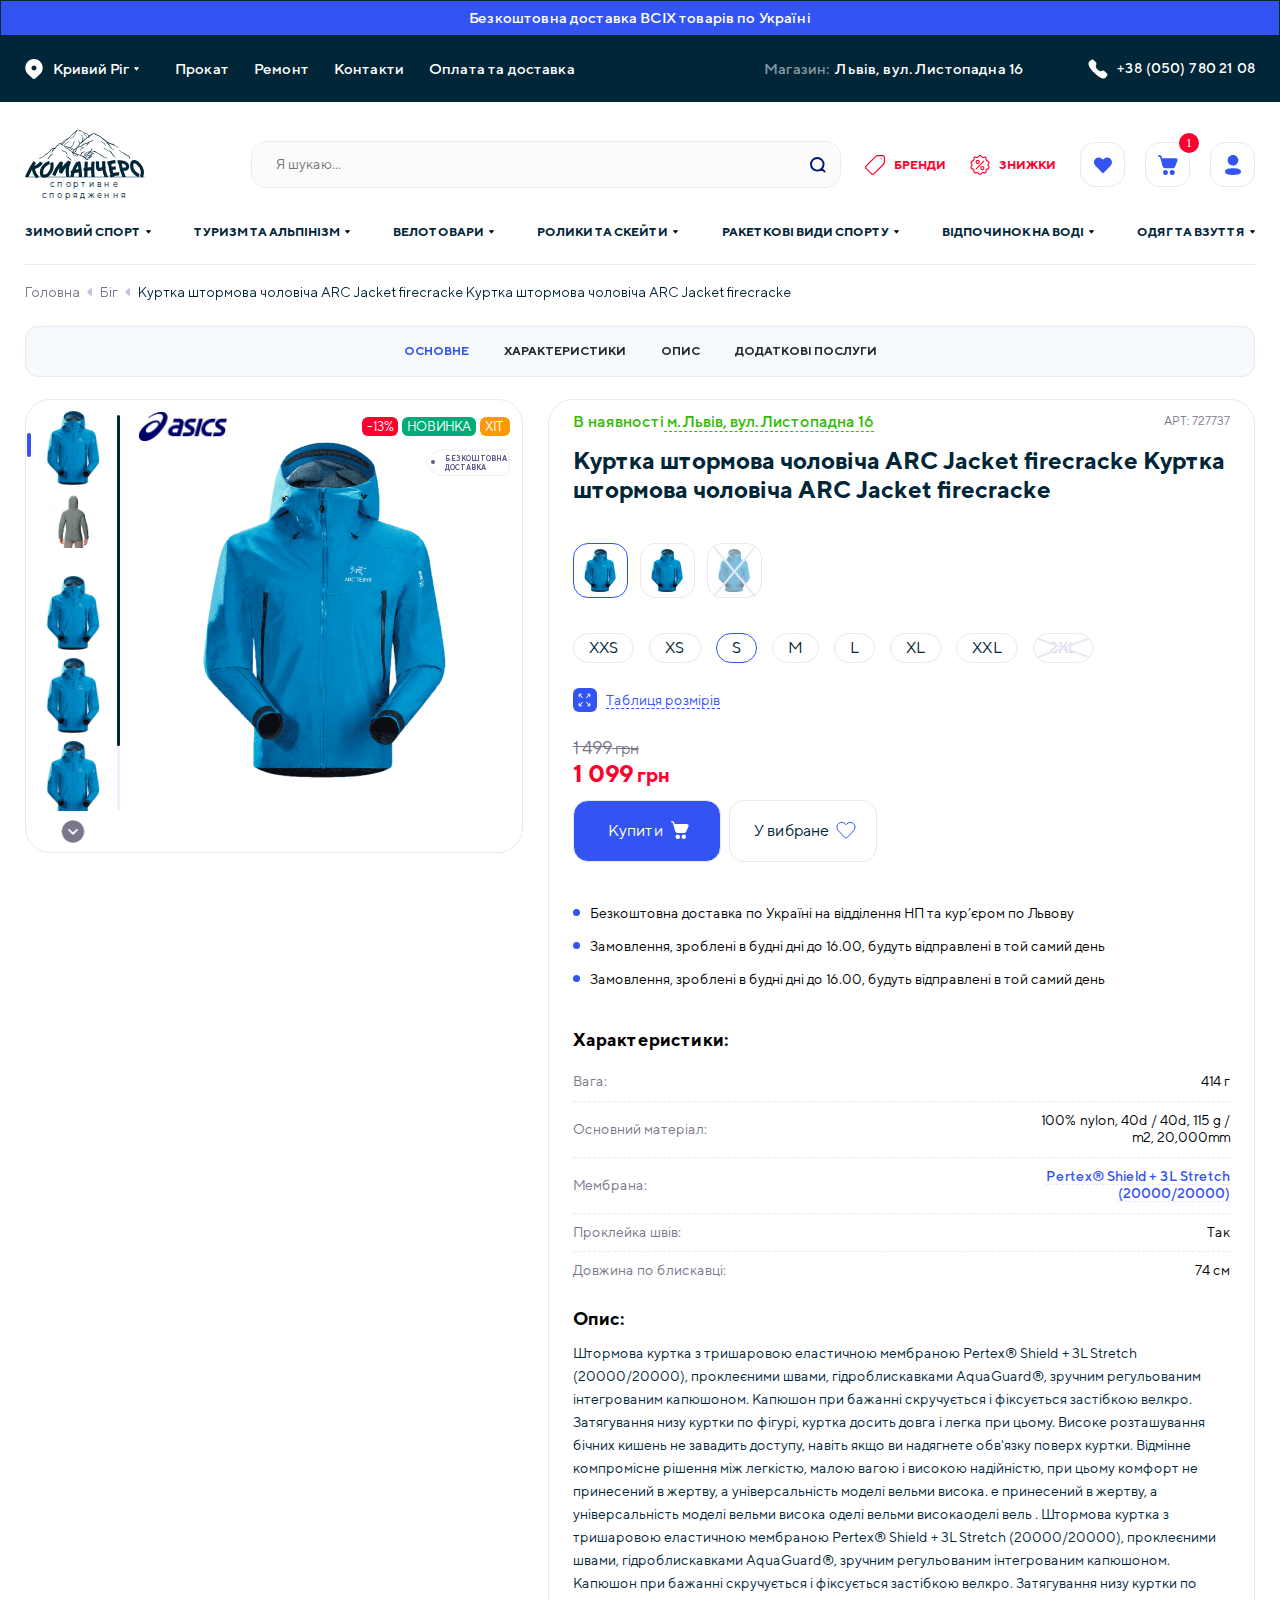
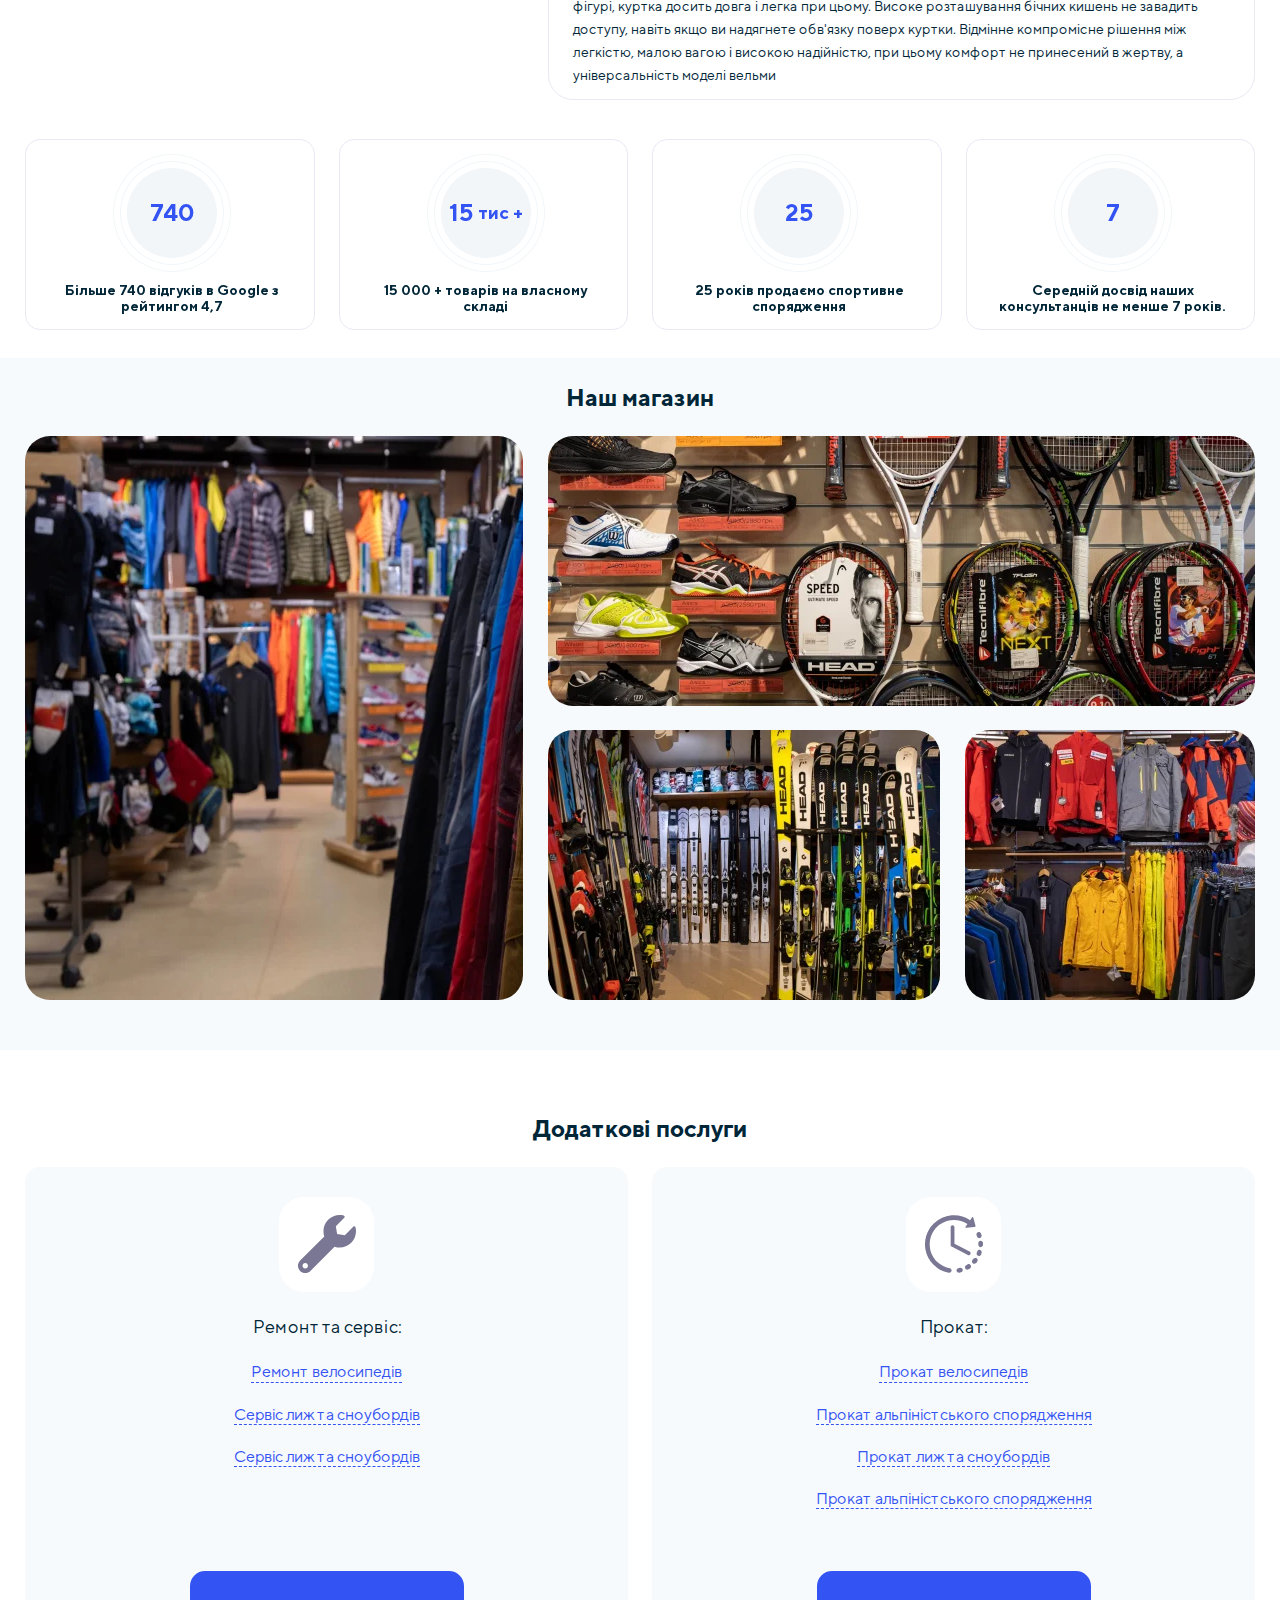
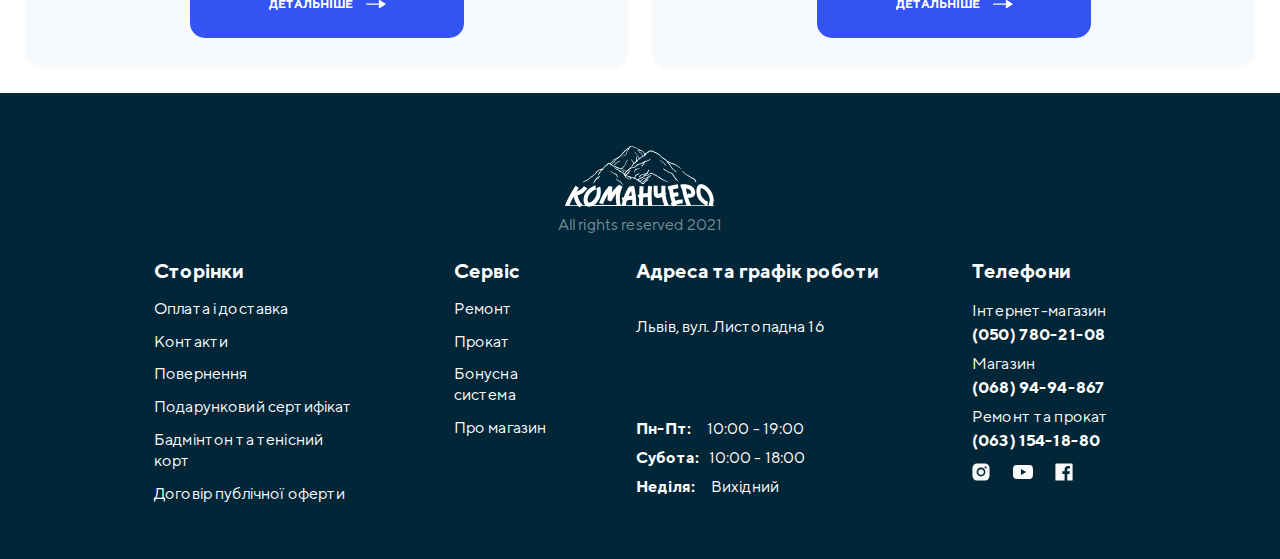
<file: index.html>
<!DOCTYPE html>
<html lang="uk">
	<head>
		<meta charset="UTF-8">
		<meta name="viewport" content="width=device-width, initial-scale=1, maximum-scale=1">
		<title>Каманчеро</title>
        <link rel="stylesheet" href="fonts/fonts.css">
        <link rel="stylesheet" href="css/swiper-bundle.min.css">
        <link rel="stylesheet" href="css/style.css">
	</head>
	<body>

<svg class="svg-about">
    <g id="icon-search">
      <path d="M16 16L12.4584 12.4521L16 16ZM14.4211 7.71053C14.4211 9.49027 13.7141 11.1971 12.4556 12.4556C11.1971 13.7141 9.49027 14.4211 7.71053 14.4211C5.93078 14.4211 4.22394 13.7141 2.96547 12.4556C1.707 11.1971 1 9.49027 1 7.71053C1 5.93078 1.707 4.22394 2.96547 2.96547C4.22394 1.707 5.93078 1 7.71053 1C9.49027 1 11.1971 1.707 12.4556 2.96547C13.7141 4.22394 14.4211 5.93078 14.4211 7.71053V7.71053Z" stroke-width="2" stroke-linecap="round"/>
    </g>
    <g id="icon-arrow">
        <path d="M13.1061 0.0674227C12.9306 0.162101 12.8212 0.342135 12.8212 0.537947V3.58703L0.550721 3.58703C0.246723 3.58703 0 3.82803 0 4.12498C0 4.42193 0.246723 4.66293 0.550721 4.66293L12.8212 4.66293L12.8212 7.71201C12.8212 7.90854 12.9306 8.08858 13.1061 8.18254C13.2816 8.27794 13.496 8.27148 13.6656 8.16748L19.493 4.58044C19.653 4.48146 19.75 4.31003 19.75 4.12498C19.75 3.93993 19.653 3.7685 19.493 3.66952L13.6656 0.0824853C13.576 0.0279733 13.4739 0 13.3719 0C13.2808 0 13.189 0.0229524 13.1061 0.0674227Z"/>
    </g>
    <g id="icon-menu">
        <path d="M4.88958 0.628862L2.83617 3.21029C2.64138 3.44645 2.34107 3.44645 2.1544 3.21029L0.100984 0.628862C-0.0938068 0.384562 0.00358848 0.197266 0.30389 0.197266H4.68668C4.99509 0.197266 5.08437 0.384562 4.88958 0.628862Z"/>
    </g>
    <g id="btn-heart">
       <path d="M17.2422 2.46484C15.3086 0.8125 12.4609 1.12891 10.668 2.95703L10 3.66016L9.29688 2.95703C7.53906 1.12891 4.65625 0.8125 2.72266 2.46484C0.507812 4.36328 0.402344 7.73828 2.37109 9.77734L9.19141 16.8086C9.61328 17.2656 10.3516 17.2656 10.7734 16.8086L17.5938 9.77734C19.5625 7.73828 19.457 4.36328 17.2422 2.46484Z"></path>
    </g>
    <g id="btn-cart">
        <path d="M.853 0a.833.833 0 1 0 0 1.667h.41a.833.833 0 0 1 .8.605l2.643 9.25a2.5 2.5 0 0 0 2.404 1.811h7.615a2.5 2.5 0 0 0 2.321-1.571l2.457-6.144a1.667 1.667 0 0 0-1.547-2.285H4.1l-.435-1.52A2.5 2.5 0 0 0 1.263 0h-.41ZM7.52 20a2.5 2.5 0 1 0 0-5.001 2.5 2.5 0 0 0 0 5.001ZM14.187 20a2.5 2.5 0 1 0 0-5.001 2.5 2.5 0 0 0 0 5.001Z"/>
    </g>
    <g id="btn-login">
        <path d="M8 13.1739C12.3386 13.1739 16 13.8789 16 16.599C16 19.32 12.3146 20 8 20C3.66237 20 0 19.295 0 16.575C0 13.8539 3.68538 13.1739 8 13.1739ZM8 0C10.9391 0 13.294 2.35402 13.294 5.29105C13.294 8.22808 10.9391 10.5831 8 10.5831C5.0619 10.5831 2.70601 8.22808 2.70601 5.29105C2.70601 2.35402 5.0619 0 8 0Z" fill="#3453F3"/>
    </g>
    <g id="icon-phone">
        <path fill-rule="evenodd" clip-rule="evenodd" d="M9.53174 10.4724C13.5208 14.4604 14.4258 9.84672 16.9656 12.3848C19.4143 14.8328 20.8216 15.3232 17.7192 18.4247C17.3306 18.737 14.8616 22.4943 6.1846 13.8197C-2.49348 5.144 1.26158 2.67244 1.57397 2.28395C4.68387 -0.826154 5.16586 0.589383 7.61449 3.03733C10.1544 5.5765 5.54266 6.48441 9.53174 10.4724Z" />
    </g>
</svg>

<div class="wrap">
     <header class="main-header">
        <div class="main-header__text">
            <p> Безкоштовна доставка ВСІХ товарів по Україні</p>
        </div>
        <div class="main-header__block">
            <div class="container">
                <div class="main-header__info">
                    <p class="main-header__map">Кривий Ріг</p>
                    <ul class="main-header__list">
                        <li><a href="#" class="main-header__link">Прокат</a></li>
                        <li><a href="#" class="main-header__link">Ремонт</a></li>
                        <li><a href="#" class="main-header__link">Контакти</a></li>
                        <li><a href="#" class="main-header__link">Оплата та доставка</a></li>
                    </ul>
                    <p class="main-header__shop"><span>Магазин: </span>Львів, вул. Листопадна 16</p>
                    <a href="tel:+380507802108" class="main-header__phone">
                        <svg viewBox="0 0 20 20">
                            <use xlink:href="#icon-phone"></use>
                        </svg>
                        <span>+38 (050) 780 21 08</span>
                    </a>
                </div>
            </div>
        </div>
        <div class="container">
            <div class="main-header__wrap"> 
                <a href="#" class="main-header__logo">
                    <span class="main-header__elem">
                        <img src="img/icons/logo/logo-header.svg" width="152" height="64" alt="logo-header">    
                    </span>
                    <span class="main-header__desc">спортивне спорядження</span>
                </a>
                <div class="main-header__search">
                  <input type="text" class="main-header__input" placeholder="Я шукаю...">
                  <button class="main-header__btn">
                    <svg viewBox="0 0 17 17">
                        <use xlink:href="#icon-search"></use>
                    </svg>
                  </button>
                </div>
                <ul class="main-header__row">   
                    <li><a href="#" class="main-header__col main-header__col--brends">Бренди</a></li>
                    <li><a href="#" class="main-header__col main-header__col--discount">Знижки</a></li>
                </ul>
                <div class="main-header__user"> 
                    <a href="#" class="main-header__box main-header__box--favorites">
                        <svg viewBox="0 0 20 18">
                            <use xlink:href="#btn-heart"></use>
                        </svg>
                    </a>
                    <a href="#" class="main-header__box main-header__box--cart">
                        <span class="main-header__count">1</span>
                        <svg viewBox="0 0 20 20">
                            <use xlink:href="#btn-cart"></use>
                        </svg>
                    </a>
                    <a href="#" class="main-header__box main-header__box--login">
                        <svg viewBox="0 0 16 20">
                            <use xlink:href="#btn-login"></use>
                        </svg>
                    </a>
                </div>
            </div>
            <ul class="menu__wrap">
                <li><a href="#" class="menu__item menu__item--sport">Зимовий спорт</a>
                    <div class="menu__box">
                        <ul class="menu__submenu">
                            <li class="menu__row">
                                <div class="menu__sub-wrap">
                                    <h4 class="menu__title">Наплічники</h4>
                                    <ul class="menu__list">
                                        <li><a href="#" class="menu__col">Наплічники 0-44 л</a></li>
                                        <li><a href="#" class="menu__col">Наплічники 45-110 л</a></li>
                                        <li><a href="#" class="menu__col">Наплічники дитячі</a></li>
                                        <li><a href="#" class="menu__col">Намети експедиційні </a></li>
                                        <li><a href="#" class="menu__col">Намети кемпінгові</a></li>
                                    </ul>
                                    <!--<a href="" class="menu__more">Більше</a>-->
                                    <h4 class="menu__title">Намети</h4>
                                    <ul class="menu__list">
                                        <li><a href="#" class="menu__col">Намети трекінгові</a></li>
                                        <li><a href="#" class="menu__col">Намети експедиційні</a></li>
                                        <li><a href="#" class="menu__col">Намети кемпінгові</a></li>
                                        <li><a href="#" class="menu__col">Намети - аксесуари</a></li>
                                        <li><a href="#" class="menu__col">Пальники туристичні </a></li>
                                        <li><a href="#" class="menu__col">Намети - аксесуари</a></li>
                                        <li><a href="#" class="menu__col">Пальники туристичні</a></li>
                                    </ul>
                                   <!--<a href="" class="menu__more">Більше</a>-->
                                 </div>
                            </li>
                           <li class="menu__row">
                                <div class="menu__sub-wrap">
                                    <h4 class="menu__title">Тенти та гамаки</h4>
                                    <ul class="menu__list">
                                        <li><a href="#" class="menu__col">Меблі для кемпінгу</a></li>
                                        <li><a href="#" class="menu__col">Грилі та аксесуари</a></li>
                                        <li><a href="#" class="menu__col">Пальники туристичні</a></li>
                                        <li><a href="#" class="menu__col">Засоби догляду за взуттям</a></li>
                                        <li><a href="#" class="menu__col">Устілки і шнурівки</a></li>
                                        <li><a href="#" class="menu__col">Альпіністські черевики</a></li>
                                        <li><a href="#" class="menu__col">Засоби догляду за взуттям</a></li>
                                    </ul>
                                     <!--<a href="" class="menu__more">Більше</a>-->
                                    <h4 class="menu__title">Тенти та гамаки</h4>
                                    <ul class="menu__list">
                                        <li><a href="#" class="menu__col">Пальники туристичні</a></li>
                                        <li><a href="#" class="menu__col">Пальне для пальників</a></li>
                                    </ul>
                                    <!--<a href="" class="menu__more">Більше</a>-->
                                </div>
                           </li>
                           <li class="menu__row">
                                <div class="menu__sub-wrap">
                                    <h4 class="menu__title">Тенти та гамаки</h4>
                                    <ul class="menu__list">
                                        <li><a href="#" class="menu__col">Казани туристичні</a></li>
                                        <li><a href="#" class="menu__col">М'ячі футбольні, волейбольні, баскетбольні </a></li>
                                        <li><a href="#" class="menu__col">Холодильники, термоконтейнери</a></li>
                                        <li><a href="#" class="menu__col">Грилі та аксесуари</a></li>
                                        <li><a href="#" class="menu__col">Гальма і деталі гальм</a></li>
                                    </ul>
                                     <!--<a href="" class="menu__more">Більше</a>-->
                                    <h4 class="menu__title">Тенти та гамаки</h4>
                                    <ul class="menu__list">
                                        <li><a href="#" class="menu__col">Ланцюги</a></li>
                                        <li><a href="#" class="menu__col">Касети</a></li>
                                        <li><a href="#" class="menu__col">Пальники туристичні</a></li>
                                        <li><a href="#" class="menu__col">Перекидки задні</a></li>
                                    </ul>
                                    <!--<a href="" class="menu__more">Більше</a>-->
                                </div>
                           </li>
                            <li class="menu__row">
                                <div class="menu__sub-wrap">
                                    <h4 class="menu__title">Тенти та гамаки</h4>
                                    <ul class="menu__list">
                                        <li><a href="#" class="menu__col">Ланцюги</a></li>
                                        <li><a href="#" class="menu__col">Касети</a></li>
                                        <li><a href="#" class="menu__col">Пальники туристичні</a></li>
                                        <li><a href="#" class="menu__col">Перекидки задні</a></li>
                                    </ul> 
                                    <!--<a href="" class="menu__more">Більше</a>-->
                                    <h4 class="menu__title">Тенти та гамаки для гірських походів</h4>
                                    <ul class="menu__list">
                                        <li><a href="#" class="menu__col">Пальники туристичні</a></li>
                                        <li><a href="#" class="menu__col">Пальне для пальників</a></li>
                                    </ul>
                                   <!--<a href="" class="menu__more">Більше</a>-->
                                </div>
                           </li>
                           <li class="menu__row">
                                <div class="menu__sub-wrap">
                                    <h4 class="menu__title">Тенти та гамаки</h4>
                                    <ul class="menu__list">
                                        <li><a href="#" class="menu__col">Велошини</a></li>
                                        <li><a href="#" class="menu__col">Велокамери </a></li>
                                        <li><a href="#" class="menu__col">Рафки коліс</a></li>
                                        <li><a href="#" class="menu__col">Шатуни і зірки</a></li>
                                        <li><a href="#" class="menu__col">Педалі</a></li>
                                        <li><a href="#" class="menu__col">Гальма і деталі гальм</a></li>
                                        <li><a href="#" class="menu__col">Перекидки задні</a></li>
                                        <li><a href="#" class="menu__col">Перекидки передні</a></li>
                                        <li><a href="#" class="menu__col">Касети</a></li>
                                    </ul>
                                    <a href="" class="menu__more">Більше</a>
                                </div>
                           </li>
                           <li class="menu__row menu__row--add">
                                <div class="menu__sub-wrap">
                                    <ul class="menu__list">
                                        <li><a href="#" class="menu__col">Тенти та гамаки для гірських походів</a></li>
                                        <li><a href="#" class="menu__col">Тенти та гамаки</a></li>
                                        <li><a href="#" class="menu__col">Тенти та гамаки для гірських походів</a></li>
                                        <li><a href="#" class="menu__col">Тенти та гамаки</a></li>
                                        <li><a href="#" class="menu__col">Тенти та гамаки</a></li>
                                        <li><a href="#" class="menu__col">Велоодяг і взуття</a></li>
                                        <li><a href="#" class="menu__col">Тенти та гамаки</a></li>
                                        <li><a href="#" class="menu__col">Велоодяг і взуття</a></li>
                                    </ul>
                                    <a href="#" class="menu__show">Більше категорій</a>
                                </div>
                           </li>
                       </ul>
                    </div>
                </li>
                <li>
                    <a href="#" class="menu__item menu__item--mountain">Туризм та альпінізм</a>
                    <div class="menu__box">
                        <ul class="menu__submenu">
                            <li class="menu__row">
                                <div class="menu__sub-wrap">
                                    <h4 class="menu__title">Наплічники</h4>
                                    <ul class="menu__list">
                                        <li><a href="#" class="menu__col">Наплічники 0-44 л</a></li>
                                        <li><a href="#" class="menu__col">Наплічники 45-110 л</a></li>
                                        <li><a href="#" class="menu__col">Наплічники дитячі</a></li>
                                        <li><a href="#" class="menu__col">Намети експедиційні </a></li>
                                        <li><a href="#" class="menu__col">Намети кемпінгові</a></li>
                                    </ul>
                                     <a href="" class="menu__more">Більше</a>
                                    <h4 class="menu__title">Намети</h4>
                                    <ul class="menu__list">
                                        <li><a href="#" class="menu__col">Намети трекінгові</a></li>
                                        <li><a href="#" class="menu__col">Намети експедиційні</a></li>
                                        <li><a href="#" class="menu__col">Намети кемпінгові</a></li>
                                        <li><a href="#" class="menu__col">Намети - аксесуари</a></li>
                                        <li><a href="#" class="menu__col">Пальники туристичні </a></li>
                                        <li><a href="#" class="menu__col">Намети - аксесуари</a></li>
                                        <li><a href="#" class="menu__col">Пальники туристичні</a></li>
                                    </ul>
                                     <a href="" class="menu__more">Більше</a>
                                 </div>
                            </li>
                           <li class="menu__row">
                                <div class="menu__sub-wrap">
                                    <h4 class="menu__title">Тенти та гамаки</h4>
                                    <ul class="menu__list">
                                        <li><a href="#" class="menu__col">Меблі для кемпінгу</a></li>
                                        <li><a href="#" class="menu__col">Грилі та аксесуари</a></li>
                                        <li><a href="#" class="menu__col">Пальники туристичні</a></li>
                                        <li><a href="#" class="menu__col">Засоби догляду за взуттям</a></li>
                                        <li><a href="#" class="menu__col">Устілки і шнурівки</a></li>
                                        <li><a href="#" class="menu__col">Альпіністські черевики</a></li>
                                        <li><a href="#" class="menu__col">Засоби догляду за взуттям</a></li>
                                    </ul>
                                     <a href="" class="menu__more">Більше</a>
                                    <h4 class="menu__title">Тенти та гамаки</h4>
                                    <ul class="menu__list">
                                        <li><a href="#" class="menu__col">Пальники туристичні</a></li>
                                        <li><a href="#" class="menu__col">Пальне для пальників</a></li>
                                    </ul>
                                     <a href="" class="menu__more">Більше</a>
                                </div>
                           </li>
                       </ul>
                    </div>
                </li>
                <li><a href="#" class="menu__item menu__item--bicycle_loads">Велотовари</a></li>
                <li><a href="#" class="menu__item menu__item--roller_skates">Ролики та скейти</a></li>
                <li><a href="#" class="menu__item menu__item--racket_sports">Ракеткові види спорту</a></li>
                <li><a href="#" class="menu__item menu__item--rest_water">Відпочинок на воді</a></li>
                <li><a href="#" class="menu__item menu__item--clothes_shoes">Одяг та взуття</a></li>
            </ul>
        </div>
        <section class="mob-block">
            <div class="container">
                <div class="mob-block__wrap">
                    <a href="" class="mob-block__logo">
                        <img src="img/icons/logo/logo-header.svg" width="60" height="25" alt="logo-header">
                        <span class="mob-block__text">спортивне спорядження</span>
                    </a>
                    <p class="mob-block__address"><span>Львів, вул.  Листопадна 16</span></p>
                    <button class="mob-block__phone">
                        <svg viewBox="0 0 20 20">
                            <use xlink:href="#icon-phone"></use>
                        </svg>
                    </button>
                </div>
            </div>
        </section>
        <section class="mob-menu">
            <div class="container">
                <div class="mob-menu__wrap">
                    <a href="#" class="mob-menu__link mob-menu__link--catalog">Каталог</a>
                    <a href="#" class="mob-menu__link mob-menu__link--favorites">Вибране</a>
                    <a href="#" class="mob-menu__link mob-menu__link--search">Пошук</a>
                    <a href="#" class="mob-menu__link mob-menu__link--cart">Кошик
                        <span class="mob-menu__count">1</span>
                    </a>
                    <button class="mob-menu__open">Інше</button>
                </div>
            </div>
        </section>
    </header>

    <section class="card">  
        <div class="container">
            <div class="swiper catalog__slider">
                <div class="swiper-scrollbar"></div>
                <div class="swiper-wrapper">
                    <div class="swiper-slide">
                         <ul class="breadcrumbs__list"> 
                            <li><a href="#">Головна</a></li>
                            <li><a href="#">Біг</a></li>
                            <li>Куртка штормова чоловіча ARC Jacket firecracke Куртка штормова чоловіча ARC Jacket firecracke</li>
                         </ul>
                    </div>
                </div>
            </div>
            <div class="card__wrap-slider">
                <div class="swiper card__slider"> 
                    <div class="swiper-scrollbar"></div>
                    <div class="swiper-wrapper">
                        <div class="swiper-slide">
                            <ul class="card__list">
                                <li><a href="#c_main" class="card__box card__box--active">Основне</a></li>
                                <li><a href="#c_characteristics" class="card__box">Характеристики</a></li>
                                <li><a href="#c_desc" class="card__box">Опис</a></li>
                                <li><a href="#c_services" class="card__box">Додаткові послуги</a></li>
                            </ul>
                        </div>
                    </div>
                </div>
            </div>
            
            <div class="card__wrap" id="c_main">    
                <div class="card__item card__item--aside">  
                    <p class="card__info card__info--mobile">Куртка штормова чоловіча ARC Jacket firecracke Куртка штормова чоловіча ARC Jacket firecracke</p>
                    <p class="card__desc card__desc--mobile">В наявності<span> м. Львів, вул. Листопадна 16</span></p>
                    <div class="card__wrapper">
                        <div class="card__gallery">
                            <div class="swiper swiper-card">
                                <div class="swiper-scrollbar"></div>
                                <div class="swiper-wrapper">
                                    <div class="swiper-slide">
                                        <source srcset="img/single/single1_2x.webp 2x, img/single/single1_1x.webp 1x" type="image/webp">
                                        <source srcset="img/single/single1_2x.png 2x, img/single/single1_1x.png 1x">
                                        <img src="img/single/single1_1x.png" >
                                    </div>
                                     <div class="swiper-slide">
                                        <source srcset="img/product/webp/product1@2x.webp 2x, img/product/product/product1@1x.png 1x" type="image/webp">
                                        <source srcset="img/img/product/product1@2x.png 2x, img/product/product1@1x.png 1x">
                                        <img src="img/product/product1@1x.png" >
                                    </div>
                                     <div class="swiper-slide">
                                        <source srcset="img/single/single1_2x.webp 2x, img/single/single1_1x.webp 1x" type="image/webp">
                                        <source srcset="img/single/single1_2x.png 2x, img/single/single1_1x.png 1x">
                                        <img src="img/single/single1_1x.png" >
                                    </div>
                                     <div class="swiper-slide">
                                        <source srcset="img/single/single1_2x.webp 2x, img/single/single1_1x.webp 1x" type="image/webp">
                                        <source srcset="img/single/single1_2x.png 2x, img/single/single1_1x.png 1x">
                                        <img src="img/single/single1_1x.png" >
                                    </div>
                                     <div class="swiper-slide">
                                        <source srcset="img/single/single1_2x.webp 2x, img/single/single1_1x.webp 1x" type="image/webp">
                                        <source srcset="img/single/single1_2x.png 2x, img/single/single1_1x.png 1x">
                                        <img src="img/single/single1_1x.png" >
                                    </div>
                                     <div class="swiper-slide">
                                        <source srcset="img/single/single1_2x.webp 2x, img/single/single1_1x.webp 1x" type="image/webp">
                                        <source srcset="img/single/single1_2x.png 2x, img/single/single1_1x.png 1x">
                                        <img src="img/single/single1_1x.png" >
                                    </div>
                                </div><!--end swiper-wrapper-->
                            </div>
                            <button class="swiper-button-next"></button>
                            <button class="swiper-button-prev"></button>
                        </div>
                        <div class="card__grid">
                            <div class="card__user"> 
                                <picture class="card__company"> 
                                    <img src="img/single/logo_1x.png" alt="logo_company">
                                </picture>
                                <div class="product__info">  
                                    <p class="product__control product__control--price">-13%</p> 
                                    <p class="product__control product__control--new">Новинка</p> 
                                    <p class="product__control product__control--hit">Хіт</p>
                                </div>
                            </div>
                            <p class="product__delivery"><span>Безкоштовна доставка</span></p>
                            <p class="card__article card__article--mobile">арт: 727737</p>
                            <div class="card__single">
                                <div class="swiper swiper-single">
                                   <div class="swiper-wrapper">
                                        <div class="swiper-slide">
                                            <source srcset="img/single/single1_2x.webp 2x, img/single/single1_1x.webp 1x" type="image/webp">
                                            <source srcset="img/single/single1_2x.png 2x, img/single/single1_1x.png 1x">
                                            <img src="img/single/single1_1x.png" >
                                        </div>
                                        <div class="swiper-slide">
                                            <source srcset="img/product/webp/product1@2x.webp 2x, img/product/product/product1@1x.png 1x" type="image/webp">
                                             <source srcset="img/img/product/product1@2x.png 2x, img/product/product1@1x.png 1x">
                                             <img src="img/product/product1@1x.png" >
                                        </div>
                                        <div class="swiper-slide">
                                            <source srcset="img/single/single1_2x.webp 2x, img/single/single1_1x.webp 1x" type="image/webp">
                                            <source srcset="img/single/single1_2x.png 2x, img/single/single1_1x.png 1x">
                                            <img src="img/single/single1_1x.png" >
                                        </div>
                                        <div class="swiper-slide">
                                            <source srcset="img/single/single1_2x.webp 2x, img/single/single1_1x.webp 1x" type="image/webp">
                                            <source srcset="img/single/single1_2x.png 2x, img/single/single1_1x.png 1x">
                                            <img src="img/single/single1_1x.png" >
                                        </div>
                                        <div class="swiper-slide">
                                            <source srcset="img/single/single1_2x.webp 2x, img/single/single1_1x.webp 1x" type="image/webp">
                                            <source srcset="img/single/single1_2x.png 2x, img/single/single1_1x.png 1x">
                                            <img src="img/single/single1_1x.png" >
                                        </div>
                                        <div class="swiper-slide">
                                            <source srcset="img/single/single1_2x.webp 2x, img/single/single1_1x.webp 1x" type="image/webp">
                                            <source srcset="img/single/single1_2x.png 2x, img/single/single1_1x.png 1x">
                                            <img src="img/single/single1_1x.png" >
                                        </div>
                                    </div><!--end swiper-wrapper-->
                                </div>
                            </div><!--end card__single-->
                        </div>
                    </div>
                </div>
                <div class="card__item card__item--content">   
                    <div class="card__inner"> 
                      <p class="card__desc card__desc--desktop">В наявності<span> м. Львів, вул. Листопадна 16</span></p> 
                      <p class="card__article card__article--desktop">арт: 727737</p>
                    </div>
                    <h1 class="card__info card__info--desktop">Куртка штормова чоловіча ARC Jacket firecracke Куртка штормова чоловіча ARC Jacket firecracke</h1>
                    <div class="card__row"> 
                        <a href="#" class="card__col card__col--active">
                            <picture>
                                <source srcset="img/single/single1_2x.webp 2x, img/single/single1_1x.webp 1x" type="image/webp">
                                <img src="[data-uri]" data-src="img/single/single1_1x.png" data-srcset="img/single/single1_2x.png" >
                            </picture>
                        </a>   
                        <a href="#" class="card__col">
                            <picture>
                                <source srcset="img/single/single1_2x.webp 2x, img/single/single1_1x.webp 1x" type="image/webp">
                                <img src="[data-uri]" data-src="img/single/single1_1x.png" data-srcset="img/single/single1_2x.png" >
                            </picture>
                        </a>   
                        <a href="javascript:void(0);" class="card__col card__col--disabled">
                            <picture>
                                <source srcset="img/single/single1_2x.webp 2x, img/single/single1_1x.webp 1x" type="image/webp">
                                <img src="[data-uri]" data-src="img/single/single1_1x.png" data-srcset="img/single/single1_2x.png" >
                            </picture>
                        </a>   
                    </div>

                    <div class="card__holder"> 
                        <div class="card__block">
                            <input type="radio" id="c_1" class="card__input" name="size_block">
                            <label for="c_1" class="card__label"><span>xxs</span></label>
                        </div>
                         <div class="card__block">
                            <input type="radio" id="c_2" class="card__input" name="size_block">
                            <label for="c_2" class="card__label"><span>xs</span></label>
                        </div>
                         <div class="card__block">
                            <input type="radio" checked id="c_3" class="card__input" name="size_block">
                            <label for="c_3" class="card__label"><span>s</span></label>
                        </div>
                         <div class="card__block">
                            <input type="radio" id="c_4" class="card__input" name="size_block">
                            <label for="c_4" class="card__label"><span>m</span></label>
                        </div>
                         <div class="card__block">
                            <input type="radio" id="c_5" class="card__input" name="size_block">
                            <label for="c_5" class="card__label"><span>l</span></label>
                        </div>
                        <div class="card__block">
                            <input type="radio" id="c_6" class="card__input" name="size_block">
                            <label for="c_6" class="card__label"><span>xl</span></label>
                        </div>
                        <div class="card__block">
                            <input type="radio" id="c_7" class="card__input" name="size_block">
                            <label for="c_7" class="card__label"><span>xxl</span></label>
                        </div>
                        <div class="card__block">
                            <input type="radio" id="c_8" disabled class="card__input" name="size_block">
                            <label for="c_8" class="card__label"><span>2xl</span></label>
                        </div>
                    </div>
                    <p class="card__size"><span>Таблиця розмірів</span></p>
                    <div class="card__price">
                        <p class="card__old"><span>1 499</span> грн</p>
                        <p class="card__new"><span>1 099</span> грн</p>
                    </div>
                    <div class="card__wrap-btn">  
                        <button class="card__btn card__btn--buy">
                            <span>Купити</span>
                            <svg viewBox="0 0 20 20">
                                <use xlink:href="#btn-cart"></use>
                            </svg>
                        </button>
                        <!-- когда добавили в избранное - добавился класс card__btn--active-->
                        <button class="card__btn card__btn--favorites">
                            <span>У вибране</span>
                            <svg viewBox="0 0 20 18">
                                <use xlink:href="#btn-heart"></use>
                            </svg>
                        </button>
                    </div>
                    <div class="card__text wysiwyg">
                        <ul>    
                            <li>Безкоштовна доставка по Україні на відділення НП та кур’єром по Львову </li>
                            <li>Замовлення, зроблені в будні дні до 16.00, будуть відправлені в той самий день</li>
                            <li>Замовлення, зроблені в будні дні до 16.00, будуть відправлені в той самий день</li>
                        </ul>   
                    </div>
                    <h4 id="c_characteristics" class="card__title card__title--characteristic">Характеристики:</h4>
                    <div class="card__data">    
                        <div class="card__elem"> 
                            <p class="card__subtitle">Вага:</p>
                            <p class="card__content">414 г</p>
                        </div>
                        <div class="card__elem"> 
                            <p class="card__subtitle">Основний матеріал:</p>
                            <p class="card__content">100% nylon, 40d / 40d, 115 g / m2, 20,000mm</p>
                        </div>
                        <div class="card__elem"> 
                            <p class="card__subtitle">Мембрана:</p>
                           <p class="card__content"><a href="#">Pertex® Shield + 3L Stretch (20000/20000)</a></p>
                        </div>
                        <div class="card__elem"> 
                            <p class="card__subtitle">Проклейка швів:</p>
                            <p class="card__content">Так</p>
                        </div>
                        <div class="card__elem"> 
                            <p class="card__subtitle">Довжина по блискавці:</p>
                            <p class="card__content">74 см</p>
                        </div>
                    </div><!--end card__data-->
                     <h4 id="c_desc" class="card__title">Опис:</h4>
                    <div class="card__text">
                        <p>Штормова куртка з тришаровою еластичною мембраною Pertex® Shield + 3L Stretch (20000/20000), проклеєними швами, гідроблискавками AquaGuard®, зручним регульованим інтегрованим капюшоном. Капюшон при бажанні скручується і фіксується застібкою велкро. Затягування низу куртки по фігурі, куртка досить довга і легка при цьому. Високе розташування бічних кишень не завадить доступу, навіть якщо ви надягнете обв'язку поверх куртки. Відмінне компромісне рішення між легкістю, малою вагою і високою надійністю, при цьому комфорт не принесений в жертву, а універсальність моделі вельми висока. е принесений в жертву, а універсальність моделі вельми висока оделі вельми високаоделі вель .
                        Штормова куртка з тришаровою еластичною мембраною Pertex® Shield + 3L Stretch (20000/20000), проклеєними швами, гідроблискавками AquaGuard®, зручним регульованим інтегрованим капюшоном. Капюшон при бажанні скручується і фіксується застібкою велкро. Затягування низу куртки по фігурі, куртка досить довга і легка при цьому. Високе розташування бічних кишень не завадить доступу, навіть якщо ви надягнете обв'язку поверх куртки. Відмінне компромісне рішення між легкістю, малою вагою і високою надійністю, при цьому комфорт не принесений в жертву, а універсальність моделі вельми </p>
                    </div>
                </div>  
            </div>
        </div>
    </section>  

     <section class="advantages advantages--card">
        <div class="container">
            <div class="swiper swiper-advantages">
                <div class="swiper-scrollbar"></div>
                 <div class="swiper-wrapper">
                    <div class="swiper-slide advantages__item">
                        <div class="advantages__inner">
                            <div class="advantages__image">740</div>
                            <div class="advantages__text">
                                <div class="advantages__desc">
                                    <p>Більше 740 відгуків в Google з рейтингом 4,7</p>
                                </div>
                            </div>
                        </div>
                    </div>
                    <div class="swiper-slide advantages__item">
                        <div class="advantages__inner">
                            <div class="advantages__image">15<span>тис +</span></div>
                            <div class="advantages__text">
                                <div class="advantages__desc">
                                    <p> 15 000 +  товарів на власному складі</p>
                                </div>
                            </div>
                        </div>
                    </div>
                    <div class="swiper-slide advantages__item">
                        <div class="advantages__inner">
                            <div class="advantages__image">25</div>
                            <div class="advantages__text">
                                <div class="advantages__desc">
                                    <p>25 років продаємо спортивне спорядження </p>
                                </div>
                            </div>
                        </div>
                    </div>
                    <div class="swiper-slide advantages__item">
                        <div class="advantages__inner">
                            <div class="advantages__image">7</div>
                            <div class="advantages__text">
                                <div class="advantages__desc">
                                    <p>Середній досвід наших консультанців  не менше 7 років.</p>
                                </div>
                            </div>
                        </div>
                    </div>
                </div><!--end swiper-wrapper-->
            </div>
        </div>
    </section>

    <section class="shop"> 
        <div class="container"> 
            <h3 class="subtitle">Наш магазин</h3>
            <div class="shop__wrap">  
                <div class="shop__item">
                    <div class="shop__elem">  
                        <picture class="shop__image">
                            <source media="(max-width: 1022px)" srcset="img/shop/mob/shop1_2x.webp 2x, img/shop/mob/shop1_1x.webp 1x" type="image/webp">
                            <source media="(max-width: 1022px)" srcset="img/shop/desktop/shop1_2x.png 2x, img/shop/desktop/shop1_1x.png 1x">
                            <source srcset="img/shop/desktop/shop1_2x.webp 2x, img/shop/desktop/shop1_1x.webp 1x" type="image/webp">
                            <img src="[data-uri]" data-src="img/shop/desktop/shop1_1x.png" data-srcset="img/shop/desktop/shop1_2x.png" class="lazyload" loading="lazy" alt="shop_1">
                        </picture>
                    </div>
                </div>
               <div class="shop__item">
                   <div class="shop__elem">  
                        <picture class="shop__image">
                              <source media="(max-width: 1022px)" srcset="img/shop/mob/shop2_2x.webp 2x, img/shop/mob/shop2_1x.webp 1x" type="image/webp">
                            <source media="(max-width: 1022px)" srcset="img/shop/desktop/shop2_2x.png 2x, img/shop/desktop/shop2_1x.png 1x">
                            <source srcset="img/shop/desktop/shop2_2x.webp 2x, img/shop/desktop/shop2_1x.webp 1x" type="image/webp">
                            <img src="[data-uri]" data-src="img/shop/desktop/shop2_1x.png" data-srcset="img/shop/desktop/shop2_2x.png" class="lazyload" loading="lazy" alt="shop_2">
                        </picture>
                    </div>
                    <div class="shop__row">
                        <div class="shop__elem">  
                            <picture class="shop__image">
                                <source media="(max-width: 1022px)" srcset="img/shop/mob/shop3_2x.webp 2x, img/shop/mob/shop3_1x.webp 1x" type="image/webp">
                                <source media="(max-width: 1022px)" srcset="img/shop/desktop/shop3_2x.png 2x, img/shop/desktop/shop3_1x.png 1x">
                                <source srcset="img/shop/desktop/shop3_2x.webp 2x, img/shop/desktop/shop3_1x.webp 1x" type="image/webp">
                                <img src="[data-uri]" data-src="img/shop/desktop/shop3_1x.png" data-srcset="img/shop/desktop/shop3_2x.png" class="lazyload" loading="lazy" alt="shop_2">
                            </picture>
                        </div>
                        <div class="shop__elem">  
                            <picture class="shop__image">
                                <source media="(max-width: 1022px)" srcset="img/shop/mob/shop4_2x.webp 2x, img/shop/mob/shop4_1x.webp 1x" type="image/webp">
                                <source media="(max-width: 1022px)" srcset="img/shop/desktop/shop4_2x.png 2x, img/shop/desktop/shop41_1x.png 1x">
                                <source srcset="img/shop/desktop/shop4_2x.webp 2x, img/shop/desktop/shop4_1x.webp 1x" type="image/webp">
                                <img src="[data-uri]" data-src="img/shop/desktop/shop4_1x.png" data-srcset="img/shop/desktop/shop4_2x.png" class="lazyload" loading="lazy" alt="shop_2">
                            </picture>
                        </div>
                    </div>
                </div>
            </div><!--end shop__wrap-->
        </div>
    </section>

    <section class="add-services" id="c_services">
        <div class="container">
            <h3 class="subtitle">Додаткові послуги</h3>
            <div class="add-services__wrap">
                <div class="add-services__item">
                    <div class="add-services__image">
                        <img src="img/icons/add_services/repair_service.svg" alt="repair and service">
                    </div>
                    <h4 class="add-services__title">Ремонт та сервіс:</h4>
                    <ul class="add-services__list">
                        <li><a href="#" class="add-services__link">Ремонт  велосипедів</a></li>
                        <li><a href="#" class="add-services__link">Сервіс лиж та сноубордів</a></li>
                        <li><a href="#" class="add-services__link">Сервіс лиж та сноубордів</a></li>
                    </ul>
                    <a href="#" class="add-services__details"><span>Детальніше</span></a>
                </div>
               <div class="add-services__item">
                    <div class="add-services__image">
                        <img src="img/icons/add_services/rent.svg" alt="rent">
                    </div>
                    <h4 class="add-services__title">Прокат:</h4>
                    <ul class="add-services__list">
                        <li><a href="#" class="add-services__link">Прокат велосипедів</a></li>
                        <li><a href="#" class="add-services__link">Прокат альпіністського спорядження</a></li>
                        <li><a href="#" class="add-services__link">Прокат лиж та сноубордів</a></li>
                        <li><a href="#" class="add-services__link">Прокат альпіністського спорядження</a></li>
                    </ul>
                   <a href="#" class="add-services__details"><span>Детальніше</span></a>
                </div>
            </div>
        </div>
    </section>

    <footer class="main-footer">
        <div class="container">
          <div class="main-footer__wrap">
            <div class="main-footer__aside">    
                <a href="#" class="main-footer__logo">
                    <img src="img/icons/logo/logo-footer.svg" width="152" height="71" alt="logo-footer">
                </a>
                <p class="main-footer__desc">All rights reserved 2021</p>
            </div>
              
              <div class="main-footer__block">
                <div class="main-footer__item">
                    <h4 class="main-footer__title">Сторінки</h4>
                    <ul class="main-footer__col">
                        <li><a href="#" class="main-footer__link">Оплата і доставка</a></li>
                        <li><a href="#" class="main-footer__link">Контакти</a></li>
                        <li><a href="#" class="main-footer__link">Повернення</a></li>
                        <li><a href="#" class="main-footer__link">Подарунковий сертифікат</a></li>
                        <li><a href="#" class="main-footer__link">Бадмінтон та тенісний корт </a></li>
                        <li><a href="#" class="main-footer__link">Договір публічної оферти</a></li>
                    </ul>
                </div>
                <div class="main-footer__item">
                    <h4 class="main-footer__title">Сервіс</h4>
                      <ul class="main-footer__col">
                        <li><a href="#" class="main-footer__link">Ремонт</a></li>
                        <li><a href="#" class="main-footer__link">Прокат</a></li>
                        <li><a href="#" class="main-footer__link">Бонусна система</a></li>
                        <li><a href="#" class="main-footer__link">Про магазин</a></li>
                    </ul>
                </div>
              </div>
              <div class="main-footer__contacts">   
                <div class="main-footer__holder">   
                    <h4 class="main-footer__title">Адреса та графік роботи</h4>
                    <p class="main-footer__address">Львів, вул. Листопадна 16</p>
                    <div class="main-footer__text"> 
                        <p><strong>Пн-Пт:</strong>     10:00 - 19:00</p>
                        <p><strong>Субота:</strong>   10:00 - 18:00</p>
                        <p><strong>Неділя:</strong>     Вихідний</p>
                    </div>
                </div>
                <div class="main-footer__holder">   
                    <h4 class="main-footer__title">Телефони</h4>
                    <div class="main-footer__wrapper">   
                        <h5 class="main-footer__subtitle">Інтернет-магазин</h5>
                        <a href="tel:+380507802108" class="main-footer__phone">(050) 780-21-08</a>
                        <h5 class="main-footer__subtitle">Магазин</h5>
                        <a href="tel:+380689494867" class="main-footer__phone">(068) 94-94-867</a>
                        <h5 class="main-footer__subtitle">Ремонт та прокат</h5>
                        <a href="tel:+380631541880" class="main-footer__phone">(063) 154-18-80</a>
                    </div>
                    <div class="main-footer__socials">  
                        <a href="#" target="_blank" class="main-footer__user main-footer__user--instagram"></a>
                        <a href="#" target="_blank" class="main-footer__user main-footer__user--youtube"></a>
                        <a href="#" target="_blank" class="main-footer__user main-footer__user--facebook"></a>
                    </div>
                </div>
              </div>
          </div>
        </div>
    </footer>

</div>

<section class="popup popup--size"> 
   <div class="size__holder"> 
    <h4 class="size__title">Таблиця розмірів</h4>
    <div class="size__block">
       <table>
            <thead>
                <tr>
                    <th>ukr</th>
                    <th>us</th>
                    <th>eur</th>
                    <th>uk</th>
                    <th>cm</th>
                </tr>
            </thead>
            <tbody>
                <tr>
                    <td>35,5</td>
                    <td>4</td>
                    <td>34</td>
                    <td>2.5</td>
                    <td>22.5</td>
                </tr>
                 <tr>
                    <td>36</td>
                    <td>4.5</td>
                    <td>35</td>
                    <td>2.5</td>
                    <td>22.5</td>
                </tr>
                <tr>
                    <td>36.5</td>
                    <td>5</td>
                    <td>34</td>
                    <td>2.5</td>
                    <td>22.5</td>
                </tr>
                <tr>
                    <td>37</td>
                    <td>5.5</td>
                    <td>34</td>
                    <td>2.5</td>
                    <td>22.5</td>
                </tr>
                <tr>
                    <td>37.5</td>
                    <td>6</td>
                    <td>34</td>
                    <td>2.5</td>
                    <td>22.5</td>
                </tr>
                <tr>
                    <td>38</td>
                    <td>6.5</td>
                    <td>34</td>
                    <td>2.5</td>
                    <td>22.5</td>
                </tr>
                 <tr>
                    <td>38.5</td>
                    <td>7</td>
                    <td>34</td>
                    <td>2.5</td>
                    <td>22.5</td>
                </tr>
                <tr>
                    <td>39</td>
                    <td>7</td>
                    <td>34</td>
                    <td>2.5</td>
                    <td>22.5</td>
                </tr>
                <tr>
                    <td>39.5</td>
                    <td>7</td>
                    <td>34</td>
                    <td>2.5</td>
                    <td>22.5</td>
                </tr>
            </tbody>
       </table>
   </div>
   </div>
</section>

<section class="popup popup--menu">
    <div class="mob-menu__wrap">
        <a href="#" class="mob-menu__link mob-menu__link--catalog">Каталог</a>
        <a href="#" class="mob-menu__link mob-menu__link--favorites">Вибране</a>
        <a href="#" class="mob-menu__link mob-menu__link--cart">Кошик
            <span class="mob-menu__count">1</span>
       </a>
        <button class="mob-menu__close"><span>Закрити</span></button>
    </div>
    <div class="popup__search-wrap">
        <button class="popup__btn">
            <svg viewBox="0 0 17 17">
                <use xlink:href="#icon-search"></use>
            </svg>
        </button>
        <input type="text" class="popup__input" placeholder="Пошук">
    </div>
    <ul class="popup__list">
        <li><a href="#" class="popup__link popup__link--brends">Бренди</a></li>
        <li><a href="#" class="popup__link popup__link--discount">Знижки</a></li>
        <li><a href="#" class="popup__link popup__link--login">Особистий кабінет</a></li>
        <li><a href="#" class="popup__link">Прокат</a></li>
        <li><a href="#" class="popup__link">Ремонт</a></li>
        <li><a href="#" class="popup__link">Контакти</a></li>
        <li><a href="#" class="popup__link">Оплата та доставка</a></li>
        <li><a href="#" class="popup__link">Бонусна система</a></li>
    </ul>
    <p class="main-header__map">Кривий Ріг</p>
    <div class="popup__info">    
        <div class="main-footer__wrapper">   
            <h5 class="main-footer__subtitle">Інтернет-магазин</h5>
            <a href="tel:+380507802108" class="main-footer__phone">(050) 780-21-08</a>
            <h5 class="main-footer__subtitle">Магазин</h5>
            <a href="tel:+380689494867" class="main-footer__phone">(068) 94-94-867</a>
            <h5 class="main-footer__subtitle">Ремонт та прокат</h5>
            <a href="tel:+380631541880" class="main-footer__phone">(063) 154-18-80</a>
            <div class="main-footer__text"> 
                <p><strong>Пн-Пт:</strong>     10:00 - 19:00</p>
                <p><strong>Субота:</strong>   10:00 - 18:00</p>
                <p><strong>Неділя:</strong>     Вихідний</p>
            </div>
            <p class="popup__shop"><span>Магазин: </span>Львів, вул. Листопадна 16</p>
            <div class="main-footer__socials">  
                <a href="#" target="_blank" class="main-footer__user main-footer__user--instagram"></a>
                <a href="#" target="_blank" class="main-footer__user main-footer__user--youtube"></a>
                <a href="#" target="_blank" class="main-footer__user main-footer__user--facebook"></a>
            </div>
        </div>
    </div>
</section>

 <section class="popup__inner">
    <div class="popup__row">
        <h3 class="popup__title popup__title--catalog" data-title="Каталог">Каталог</h3> 
        <button class="popup__elem"></button>
    </div>
    <ul class="popup__holder">
        <li><a href="#" class="popup__col popup__col--sport">Зимовий спорт</a>
            <ul class="popup__submenu">
                <li>
                    <p class="popup__subtitle">Наплічники</p>
                    <ul class="popup__user">
                        <li><a href="#" class="popup__block">Наплічники 0-44 л</a></li>
                        <li><a href="#" class="popup__block">Наплічники 45-110 л</a></li>
                        <li><a href="#" class="popup__block">Наплічники дитячі</a></li>
                        <li><a href="#" class="popup__block">Намети експедиційні</a></li>
                        <li><a href="#" class="popup__block">Намети експедиційні</a></li>
                    </ul>
                </li>
                <li>
                    <p class="popup__subtitle">Намети</p>
                    <ul class="popup__user">
                        <li><a href="#" class="popup__block">Намети трекінгові</a></li>
                        <li><a href="#" class="popup__block">Намети експедиційні</a></li>
                        <li><a href="#" class="popup__block">Намети експедиційні</a></li>
                        <li><a href="#" class="popup__block">Намети - аксесуари</a></li>
                        <li><a href="#" class="popup__block">Пальники туристичні</a></li>
                    </ul>
                </li>
                <li>
                    <p class="popup__subtitle">Тенти та гамаки</p>
                    <ul class="popup__user">
                        <li><a href="#" class="popup__block">Пальники туристичні</a></li>
                        <li><a href="#" class="popup__block">Пальне для пальників</a></li>
                        <li><a href="#" class="popup__block">Пальники туристичні</a></li>
                        <li><a href="#" class="popup__block">Пальне для пальників</a></li>
                        <li><a href="#" class="popup__block">Пальники туристичні</a></li>
                        <li><a href="#" class="popup__block">Пальне для пальників</a></li>
                        <li><a href="#" class="popup__block">Пальники туристичні</a></li>
                    </ul>
                </li>
                <li class="popup__single"><a href="#">Тенти та гамаки</a></li>
            </ul>
        </li>
        <li><a href="#" class="popup__col popup__col--mountain">Туризм та альпінізм</a>
            <ul class="popup__submenu">
                <li>
                    <p class="popup__subtitle">2 подблок</p>
                    <ul class="popup__user">
                        <li><a href="#" class="popup__block">Наплічники 0-44 л</a></li>
                        <li><a href="#" class="popup__block">Наплічники 45-110 л</a></li>
                    </ul>
                </li>
                <li class="popup__single"><a href="#">Тест</a></li>
            </ul>
        </li>
        <li><a href="#" class="popup__col popup__col--bicycle_loads">Велотовари</a>
            <ul class="popup__submenu">
                <li>
                    <p class="popup__subtitle">3 подблок</p>
                    <ul class="popup__user">
                        <li><a href="#" class="popup__block">тест 1</a></li>
                        <li><a href="#" class="popup__block">текст 2</a></li>
                    </ul>
                </li>
            </ul>
        </li>
        <li><a href="#" class="popup__col popup__col--roller_skates">Ролики та скейти</a>
            <ul class="popup__submenu">
                <li>
                    <p class="popup__subtitle">4 подблок</p>
                    <ul class="popup__user">
                        <li><a href="#" class="popup__block">Наплічники 0-44 л</a></li>
                        <li><a href="#" class="popup__block">Наплічники 45-110 л</a></li>
                        <li><a href="#" class="popup__block">Наплічники дитячі</a></li>
                        <li><a href="#" class="popup__block">Намети експедиційні</a></li>
                        <li><a href="#" class="popup__block">Намети експедиційні</a></li>
                    </ul>
                </li>
            </ul>
        </li>
        <li><a href="#" class="popup__col popup__col--racket_sports">Ракеткові види спорту</a>
            <ul class="popup__submenu">
                <li>
                    <p class="popup__subtitle">6 подблок</p>
                    <ul class="popup__user">
                        <li><a href="#" class="popup__block">Наплічники 0-44 л</a></li>
                        <li><a href="#" class="popup__block">Наплічники 45-110 л</a></li>
                    </ul>
                </li>
            </ul>
        </li>
        <li><a href="#" class="popup__col popup__col--rest_water">Відпочинок на воді</a>
            <ul class="popup__submenu">
                <li>
                    <p class="popup__subtitle">7 подблок</p>
                    <ul class="popup__user">
                        <li><a href="#" class="popup__block">Наплічники 0-44 л</a></li>
                        <li><a href="#" class="popup__block">Наплічники 45-110 л</a></li>
                        <li><a href="#" class="popup__block">Наплічники дитячі</a></li>
                    </ul>
                </li>
            </ul>
        </li>
        <li><a href="#" class="popup__col popup__col--clothes_shoes">Одяг та взуття</a>
            <ul class="popup__submenu">
                <li>
                    <p class="popup__subtitle">8 подблок</p>
                    <ul class="popup__user">
                        <li><a href="#" class="popup__block">Наплічники 0-44 л</a></li>
                    </ul> 
                </li>
            </ul>
        </li>
     </ul>
</section>

<section class="popup popup--city">
    <div class="city__inner">   
        <div class="city__holder">  
            <h3 class="city__title">Оберіть ваше місто</h3>
            <button class="city__close"></button>
        </div>
        <div class="city__wrap">
            <p class="city__item">Київ</p>
            <p class="city__item">Одеса</p>
            <p class="city__item">Харків</p>
            <p class="city__item">Дніпро</p>
            <p class="city__item">Львів</p>
        </div>
        <div class="select__wrap select__wrap--city">
            <input type="hidden" value="Київ">
            <div class="select__placeholder">Київ</div>
            <ul class="select__list">
                <li class="select__block"><input type="text" class="select__input" placeholder="Кро"></li>
                <ul class="select__wrap-list">
                    <li class="select__item select__item--active">Київ</li>
                    <li class="select__item">Одеса</li>
                    <li class="select__item">Харків</li>
                    <li class="select__item">Дніпро</li>
                    <li class="select__item">Львів</li>
                    <li class="select__item">3 пункт</li>
                    <li class="select__item">4 пункт</li>
                </ul>
                <li class="select__item-search-not-found">Нічого не знайдено</li>
            </ul>
        </div>
        <div class="city__row"> 
            <button class="city__btn city__btn--apply">Застовувати</button>
            <button class="city__btn city__btn--cancel">Відмінити</button>
        </div>
    </div>
</section>

<script src="js/jquery-3.3.1.min.js"></script>
<script src="js/jquery.maskedinput.min.js"></script>
<script src="js/swiper-bundle.min.js"></script>
<script src="js/lazysizes.min.js" async=""></script>
<script src="js/main.js"></script>

    </body>
</html>
</file>
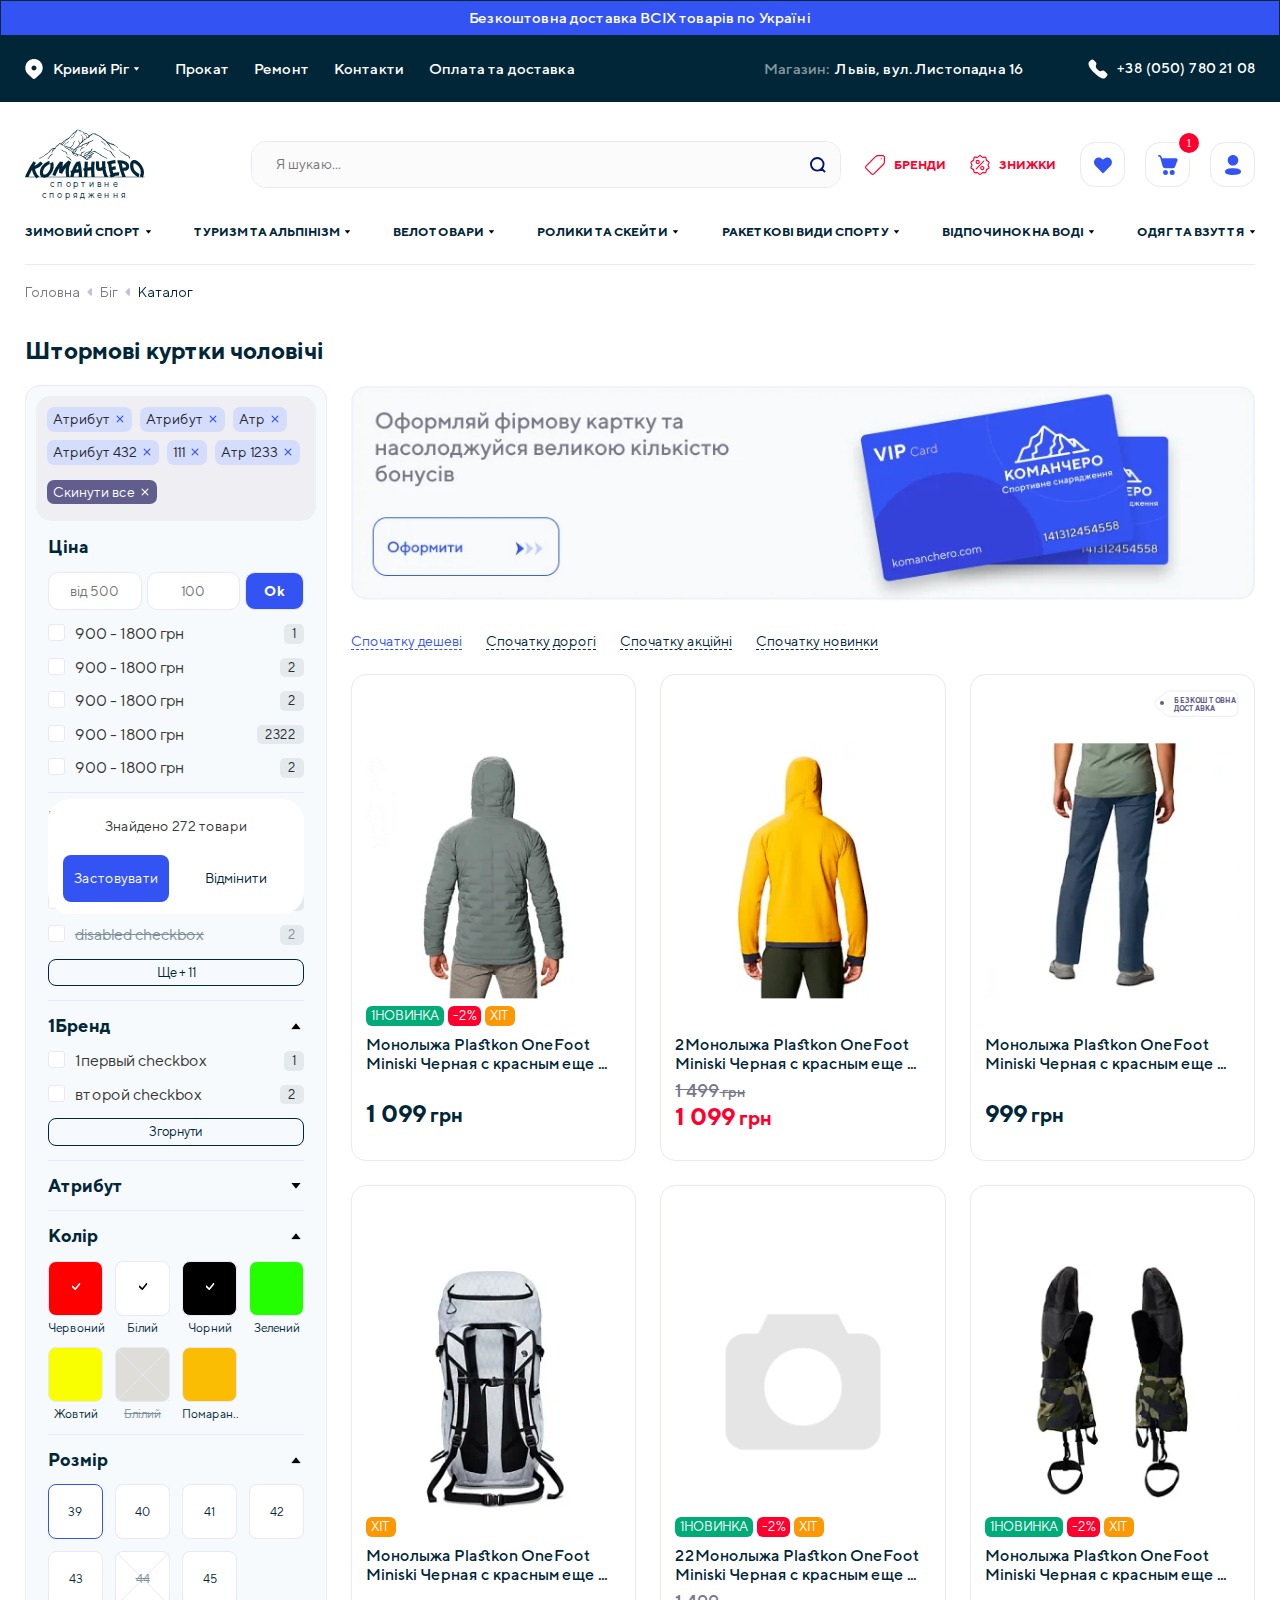
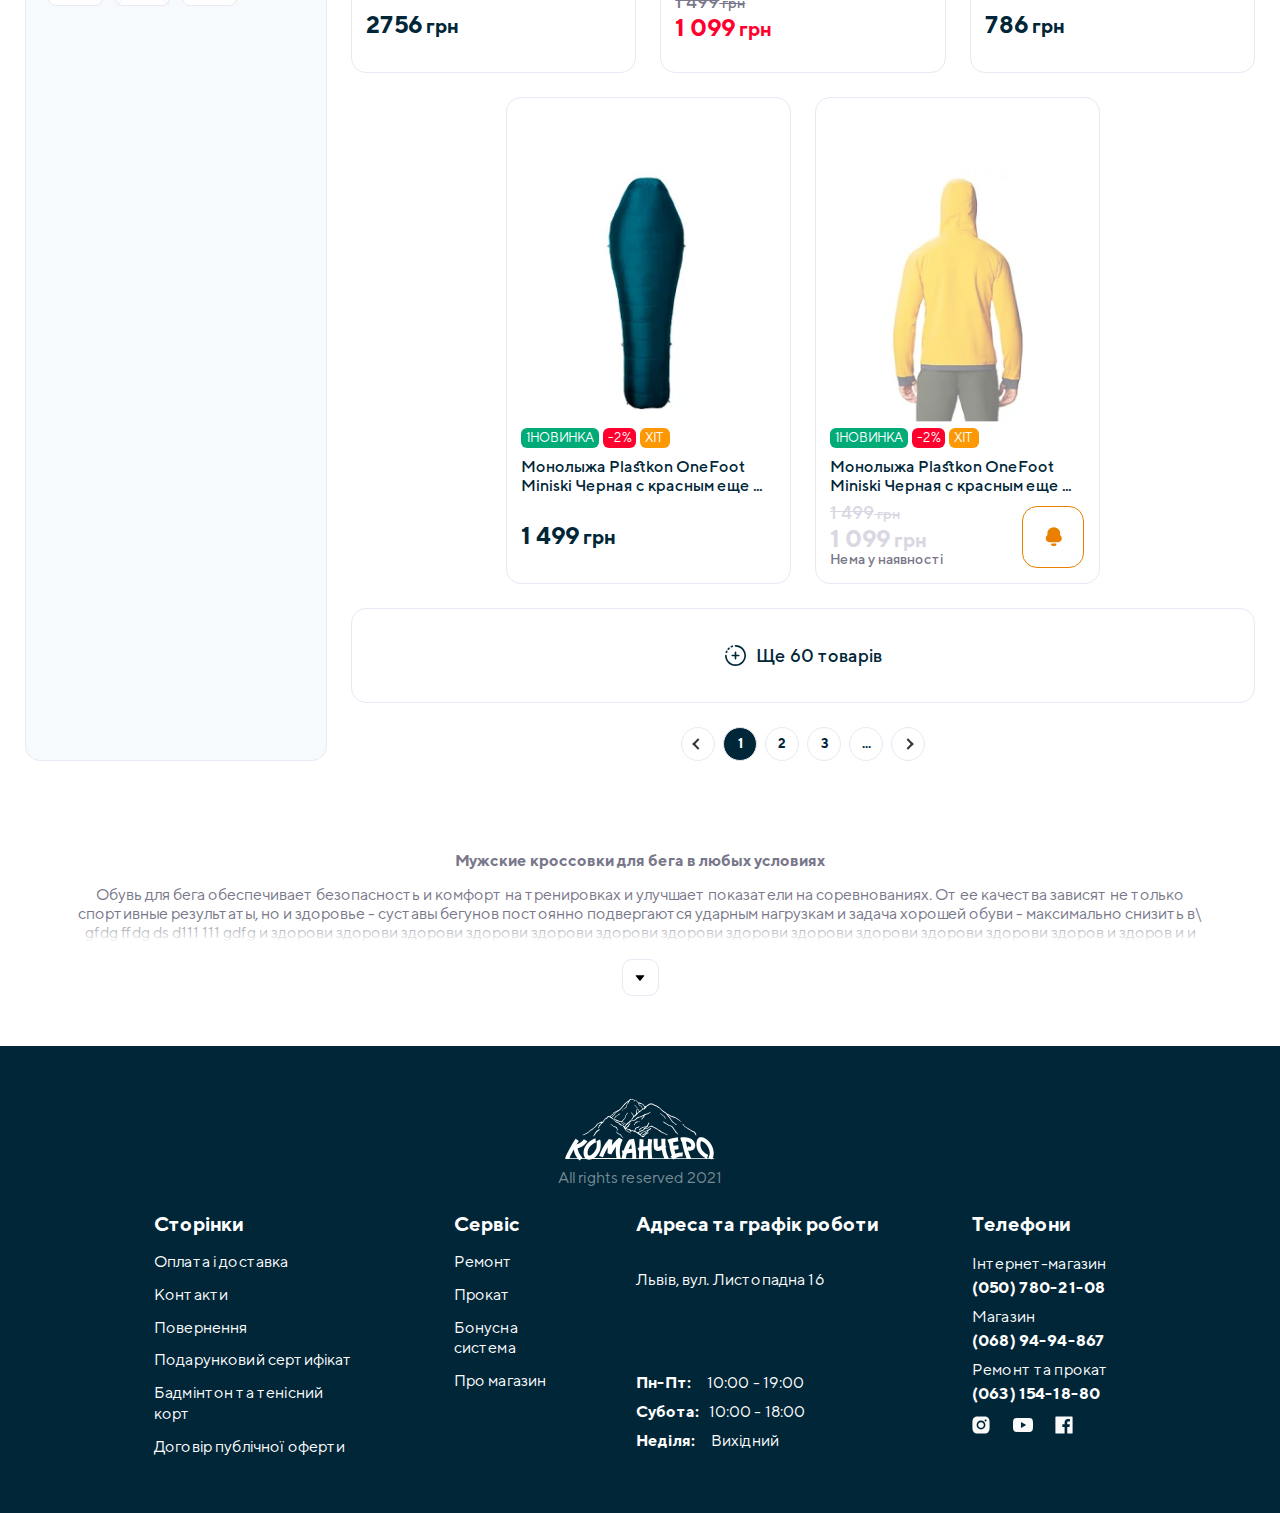
<file: catalog.html>
<!DOCTYPE html>
<html lang="uk">
	<head>
		<meta charset="UTF-8">
		<meta name="viewport" content="width=device-width, initial-scale=1, maximum-scale=1">
		<title>Каманчеро</title>
        <link rel="stylesheet" href="fonts/fonts.css">
        <link rel="stylesheet" href="css/swiper-bundle.min.css">
        <link rel="stylesheet" href="css/style.css">
	</head>
	<body>

<svg class="svg-about">
    <g id="icon-search">
      <path d="M16 16L12.4584 12.4521L16 16ZM14.4211 7.71053C14.4211 9.49027 13.7141 11.1971 12.4556 12.4556C11.1971 13.7141 9.49027 14.4211 7.71053 14.4211C5.93078 14.4211 4.22394 13.7141 2.96547 12.4556C1.707 11.1971 1 9.49027 1 7.71053C1 5.93078 1.707 4.22394 2.96547 2.96547C4.22394 1.707 5.93078 1 7.71053 1C9.49027 1 11.1971 1.707 12.4556 2.96547C13.7141 4.22394 14.4211 5.93078 14.4211 7.71053V7.71053Z" stroke-width="2" stroke-linecap="round"/>
    </g>
    <g id="icon-arrow">
        <path d="M13.1061 0.0674227C12.9306 0.162101 12.8212 0.342135 12.8212 0.537947V3.58703L0.550721 3.58703C0.246723 3.58703 0 3.82803 0 4.12498C0 4.42193 0.246723 4.66293 0.550721 4.66293L12.8212 4.66293L12.8212 7.71201C12.8212 7.90854 12.9306 8.08858 13.1061 8.18254C13.2816 8.27794 13.496 8.27148 13.6656 8.16748L19.493 4.58044C19.653 4.48146 19.75 4.31003 19.75 4.12498C19.75 3.93993 19.653 3.7685 19.493 3.66952L13.6656 0.0824853C13.576 0.0279733 13.4739 0 13.3719 0C13.2808 0 13.189 0.0229524 13.1061 0.0674227Z"/>
    </g>
    <g id="icon-menu">
        <path d="M4.88958 0.628862L2.83617 3.21029C2.64138 3.44645 2.34107 3.44645 2.1544 3.21029L0.100984 0.628862C-0.0938068 0.384562 0.00358848 0.197266 0.30389 0.197266H4.68668C4.99509 0.197266 5.08437 0.384562 4.88958 0.628862Z"/>
    </g>
    <g id="btn-heart">
       <path d="M17.2422 2.46484C15.3086 0.8125 12.4609 1.12891 10.668 2.95703L10 3.66016L9.29688 2.95703C7.53906 1.12891 4.65625 0.8125 2.72266 2.46484C0.507812 4.36328 0.402344 7.73828 2.37109 9.77734L9.19141 16.8086C9.61328 17.2656 10.3516 17.2656 10.7734 16.8086L17.5938 9.77734C19.5625 7.73828 19.457 4.36328 17.2422 2.46484Z"></path>
    </g>
    <g id="btn-cart">
        <path d="M.853 0a.833.833 0 1 0 0 1.667h.41a.833.833 0 0 1 .8.605l2.643 9.25a2.5 2.5 0 0 0 2.404 1.811h7.615a2.5 2.5 0 0 0 2.321-1.571l2.457-6.144a1.667 1.667 0 0 0-1.547-2.285H4.1l-.435-1.52A2.5 2.5 0 0 0 1.263 0h-.41ZM7.52 20a2.5 2.5 0 1 0 0-5.001 2.5 2.5 0 0 0 0 5.001ZM14.187 20a2.5 2.5 0 1 0 0-5.001 2.5 2.5 0 0 0 0 5.001Z"/>
    </g>
    <g id="btn-login">
        <path d="M8 13.1739C12.3386 13.1739 16 13.8789 16 16.599C16 19.32 12.3146 20 8 20C3.66237 20 0 19.295 0 16.575C0 13.8539 3.68538 13.1739 8 13.1739ZM8 0C10.9391 0 13.294 2.35402 13.294 5.29105C13.294 8.22808 10.9391 10.5831 8 10.5831C5.0619 10.5831 2.70601 8.22808 2.70601 5.29105C2.70601 2.35402 5.0619 0 8 0Z" fill="#3453F3"/>
    </g>
    <g id="icon-phone">
        <path fill-rule="evenodd" clip-rule="evenodd" d="M9.53174 10.4724C13.5208 14.4604 14.4258 9.84672 16.9656 12.3848C19.4143 14.8328 20.8216 15.3232 17.7192 18.4247C17.3306 18.737 14.8616 22.4943 6.1846 13.8197C-2.49348 5.144 1.26158 2.67244 1.57397 2.28395C4.68387 -0.826154 5.16586 0.589383 7.61449 3.03733C10.1544 5.5765 5.54266 6.48441 9.53174 10.4724Z" />
    </g>
</svg>

<div class="wrap">
    <header class="main-header">
        <div class="main-header__text">
            <p> Безкоштовна доставка ВСІХ товарів по Україні</p>
        </div>
        <div class="main-header__block">
            <div class="container">
                <div class="main-header__info">
                    <p class="main-header__map">Кривий Ріг</p>
                    <ul class="main-header__list">
                        <li><a href="#" class="main-header__link">Прокат</a></li>
                        <li><a href="#" class="main-header__link">Ремонт</a></li>
                        <li><a href="#" class="main-header__link">Контакти</a></li>
                        <li><a href="#" class="main-header__link">Оплата та доставка</a></li>
                    </ul>
                    <p class="main-header__shop"><span>Магазин: </span>Львів, вул. Листопадна 16</p>
                    <a href="tel:+380507802108" class="main-header__phone">
                        <svg viewBox="0 0 20 20">
                            <use xlink:href="#icon-phone"></use>
                        </svg>
                        <span>+38 (050) 780 21 08</span>
                    </a>
                </div>
            </div>
        </div>
        <div class="container">
            <div class="main-header__wrap"> 
                <a href="#" class="main-header__logo">
                    <span class="main-header__elem">
                        <img src="img/icons/logo/logo-header.svg" width="152" height="64" alt="logo-header">    
                    </span>
                    <span class="main-header__desc">спортивне спорядження</span>
                </a>
                <div class="main-header__search">
                  <input type="text" class="main-header__input" placeholder="Я шукаю...">
                  <button class="main-header__btn">
                    <svg viewBox="0 0 17 17">
                        <use xlink:href="#icon-search"></use>
                    </svg>
                  </button>
                </div>
                <ul class="main-header__row">   
                    <li><a href="#" class="main-header__col main-header__col--brends">Бренди</a></li>
                    <li><a href="#" class="main-header__col main-header__col--discount">Знижки</a></li>
                </ul>
                <div class="main-header__user"> 
                    <a href="#" class="main-header__box main-header__box--favorites">
                        <svg viewBox="0 0 20 18">
                            <use xlink:href="#btn-heart"></use>
                        </svg>
                    </a>
                    <a href="#" class="main-header__box main-header__box--cart">
                        <span class="main-header__count">1</span>
                        <svg viewBox="0 0 20 20">
                            <use xlink:href="#btn-cart"></use>
                        </svg>
                    </a>
                    <a href="#" class="main-header__box main-header__box--login">
                        <svg viewBox="0 0 16 20">
                            <use xlink:href="#btn-login"></use>
                        </svg>
                    </a>
                </div>
            </div>
            <ul class="menu__wrap">
                <li><a href="#" class="menu__item menu__item--sport">Зимовий спорт</a>
                    <div class="menu__box">
                        <ul class="menu__submenu">
                            <li class="menu__row">
                                <div class="menu__sub-wrap">
                                    <h4 class="menu__title">Наплічники</h4>
                                    <ul class="menu__list">
                                        <li><a href="#" class="menu__col">Наплічники 0-44 л</a></li>
                                        <li><a href="#" class="menu__col">Наплічники 45-110 л</a></li>
                                        <li><a href="#" class="menu__col">Наплічники дитячі</a></li>
                                        <li><a href="#" class="menu__col">Намети експедиційні </a></li>
                                        <li><a href="#" class="menu__col">Намети кемпінгові</a></li>
                                    </ul>
                                    <!--<a href="" class="menu__more">Більше</a>-->
                                    <h4 class="menu__title">Намети</h4>
                                    <ul class="menu__list">
                                        <li><a href="#" class="menu__col">Намети трекінгові</a></li>
                                        <li><a href="#" class="menu__col">Намети експедиційні</a></li>
                                        <li><a href="#" class="menu__col">Намети кемпінгові</a></li>
                                        <li><a href="#" class="menu__col">Намети - аксесуари</a></li>
                                        <li><a href="#" class="menu__col">Пальники туристичні </a></li>
                                        <li><a href="#" class="menu__col">Намети - аксесуари</a></li>
                                        <li><a href="#" class="menu__col">Пальники туристичні</a></li>
                                    </ul>
                                   <!--<a href="" class="menu__more">Більше</a>-->
                                 </div>
                            </li>
                           <li class="menu__row">
                                <div class="menu__sub-wrap">
                                    <h4 class="menu__title">Тенти та гамаки</h4>
                                    <ul class="menu__list">
                                        <li><a href="#" class="menu__col">Меблі для кемпінгу</a></li>
                                        <li><a href="#" class="menu__col">Грилі та аксесуари</a></li>
                                        <li><a href="#" class="menu__col">Пальники туристичні</a></li>
                                        <li><a href="#" class="menu__col">Засоби догляду за взуттям</a></li>
                                        <li><a href="#" class="menu__col">Устілки і шнурівки</a></li>
                                        <li><a href="#" class="menu__col">Альпіністські черевики</a></li>
                                        <li><a href="#" class="menu__col">Засоби догляду за взуттям</a></li>
                                    </ul>
                                     <!--<a href="" class="menu__more">Більше</a>-->
                                    <h4 class="menu__title">Тенти та гамаки</h4>
                                    <ul class="menu__list">
                                        <li><a href="#" class="menu__col">Пальники туристичні</a></li>
                                        <li><a href="#" class="menu__col">Пальне для пальників</a></li>
                                    </ul>
                                    <!--<a href="" class="menu__more">Більше</a>-->
                                </div>
                           </li>
                           <li class="menu__row">
                                <div class="menu__sub-wrap">
                                    <h4 class="menu__title">Тенти та гамаки</h4>
                                    <ul class="menu__list">
                                        <li><a href="#" class="menu__col">Казани туристичні</a></li>
                                        <li><a href="#" class="menu__col">М'ячі футбольні, волейбольні, баскетбольні </a></li>
                                        <li><a href="#" class="menu__col">Холодильники, термоконтейнери</a></li>
                                        <li><a href="#" class="menu__col">Грилі та аксесуари</a></li>
                                        <li><a href="#" class="menu__col">Гальма і деталі гальм</a></li>
                                    </ul>
                                     <!--<a href="" class="menu__more">Більше</a>-->
                                    <h4 class="menu__title">Тенти та гамаки</h4>
                                    <ul class="menu__list">
                                        <li><a href="#" class="menu__col">Ланцюги</a></li>
                                        <li><a href="#" class="menu__col">Касети</a></li>
                                        <li><a href="#" class="menu__col">Пальники туристичні</a></li>
                                        <li><a href="#" class="menu__col">Перекидки задні</a></li>
                                    </ul>
                                    <!--<a href="" class="menu__more">Більше</a>-->
                                </div>
                           </li>
                            <li class="menu__row">
                                <div class="menu__sub-wrap">
                                    <h4 class="menu__title">Тенти та гамаки</h4>
                                    <ul class="menu__list">
                                        <li><a href="#" class="menu__col">Ланцюги</a></li>
                                        <li><a href="#" class="menu__col">Касети</a></li>
                                        <li><a href="#" class="menu__col">Пальники туристичні</a></li>
                                        <li><a href="#" class="menu__col">Перекидки задні</a></li>
                                    </ul> 
                                    <!--<a href="" class="menu__more">Більше</a>-->
                                    <h4 class="menu__title">Тенти та гамаки для гірських походів</h4>
                                    <ul class="menu__list">
                                        <li><a href="#" class="menu__col">Пальники туристичні</a></li>
                                        <li><a href="#" class="menu__col">Пальне для пальників</a></li>
                                    </ul>
                                   <!--<a href="" class="menu__more">Більше</a>-->
                                </div>
                           </li>
                           <li class="menu__row">
                                <div class="menu__sub-wrap">
                                    <h4 class="menu__title">Тенти та гамаки</h4>
                                    <ul class="menu__list">
                                        <li><a href="#" class="menu__col">Велошини</a></li>
                                        <li><a href="#" class="menu__col">Велокамери </a></li>
                                        <li><a href="#" class="menu__col">Рафки коліс</a></li>
                                        <li><a href="#" class="menu__col">Шатуни і зірки</a></li>
                                        <li><a href="#" class="menu__col">Педалі</a></li>
                                        <li><a href="#" class="menu__col">Гальма і деталі гальм</a></li>
                                        <li><a href="#" class="menu__col">Перекидки задні</a></li>
                                        <li><a href="#" class="menu__col">Перекидки передні</a></li>
                                        <li><a href="#" class="menu__col">Касети</a></li>
                                    </ul>
                                    <a href="" class="menu__more">Більше</a>
                                </div>
                           </li>
                           <li class="menu__row menu__row--add">
                                <div class="menu__sub-wrap">
                                    <ul class="menu__list">
                                        <li><a href="#" class="menu__col">Тенти та гамаки для гірських походів</a></li>
                                        <li><a href="#" class="menu__col">Тенти та гамаки</a></li>
                                        <li><a href="#" class="menu__col">Тенти та гамаки для гірських походів</a></li>
                                        <li><a href="#" class="menu__col">Тенти та гамаки</a></li>
                                        <li><a href="#" class="menu__col">Тенти та гамаки</a></li>
                                        <li><a href="#" class="menu__col">Велоодяг і взуття</a></li>
                                        <li><a href="#" class="menu__col">Тенти та гамаки</a></li>
                                        <li><a href="#" class="menu__col">Велоодяг і взуття</a></li>
                                    </ul>
                                    <a href="#" class="menu__show">Більше категорій</a>
                                </div>
                           </li>
                       </ul>
                    </div>
                </li>
                <li>
                    <a href="#" class="menu__item menu__item--mountain">Туризм та альпінізм</a>
                    <div class="menu__box">
                        <ul class="menu__submenu">
                            <li class="menu__row">
                                <div class="menu__sub-wrap">
                                    <h4 class="menu__title">Наплічники</h4>
                                    <ul class="menu__list">
                                        <li><a href="#" class="menu__col">Наплічники 0-44 л</a></li>
                                        <li><a href="#" class="menu__col">Наплічники 45-110 л</a></li>
                                        <li><a href="#" class="menu__col">Наплічники дитячі</a></li>
                                        <li><a href="#" class="menu__col">Намети експедиційні </a></li>
                                        <li><a href="#" class="menu__col">Намети кемпінгові</a></li>
                                    </ul>
                                     <a href="" class="menu__more">Більше</a>
                                    <h4 class="menu__title">Намети</h4>
                                    <ul class="menu__list">
                                        <li><a href="#" class="menu__col">Намети трекінгові</a></li>
                                        <li><a href="#" class="menu__col">Намети експедиційні</a></li>
                                        <li><a href="#" class="menu__col">Намети кемпінгові</a></li>
                                        <li><a href="#" class="menu__col">Намети - аксесуари</a></li>
                                        <li><a href="#" class="menu__col">Пальники туристичні </a></li>
                                        <li><a href="#" class="menu__col">Намети - аксесуари</a></li>
                                        <li><a href="#" class="menu__col">Пальники туристичні</a></li>
                                    </ul>
                                     <a href="" class="menu__more">Більше</a>
                                 </div>
                            </li>
                           <li class="menu__row">
                                <div class="menu__sub-wrap">
                                    <h4 class="menu__title">Тенти та гамаки</h4>
                                    <ul class="menu__list">
                                        <li><a href="#" class="menu__col">Меблі для кемпінгу</a></li>
                                        <li><a href="#" class="menu__col">Грилі та аксесуари</a></li>
                                        <li><a href="#" class="menu__col">Пальники туристичні</a></li>
                                        <li><a href="#" class="menu__col">Засоби догляду за взуттям</a></li>
                                        <li><a href="#" class="menu__col">Устілки і шнурівки</a></li>
                                        <li><a href="#" class="menu__col">Альпіністські черевики</a></li>
                                        <li><a href="#" class="menu__col">Засоби догляду за взуттям</a></li>
                                    </ul>
                                     <a href="" class="menu__more">Більше</a>
                                    <h4 class="menu__title">Тенти та гамаки</h4>
                                    <ul class="menu__list">
                                        <li><a href="#" class="menu__col">Пальники туристичні</a></li>
                                        <li><a href="#" class="menu__col">Пальне для пальників</a></li>
                                    </ul>
                                     <a href="" class="menu__more">Більше</a>
                                </div>
                           </li>
                       </ul>
                    </div>
                </li>
                <li><a href="#" class="menu__item menu__item--bicycle_loads">Велотовари</a></li>
                <li><a href="#" class="menu__item menu__item--roller_skates">Ролики та скейти</a></li>
                <li><a href="#" class="menu__item menu__item--racket_sports">Ракеткові види спорту</a></li>
                <li><a href="#" class="menu__item menu__item--rest_water">Відпочинок на воді</a></li>
                <li><a href="#" class="menu__item menu__item--clothes_shoes">Одяг та взуття</a></li>
            </ul>
        </div>
        <section class="mob-block">
            <div class="container">
                <div class="mob-block__wrap">
                    <a href="" class="mob-block__logo">
                        <img src="img/icons/logo/logo-header.svg" width="60" height="25" alt="logo-header">
                        <span class="mob-block__text">спортивне спорядження</span>
                    </a>
                    <p class="mob-block__address"><span>Львів, вул.  Листопадна 16</span></p>
                    <button class="mob-block__phone">
                        <svg viewBox="0 0 20 20">
                            <use xlink:href="#icon-phone"></use>
                        </svg>
                    </button>
                </div>
            </div>
        </section>
        <section class="mob-menu">
            <div class="container">
                <div class="mob-menu__wrap">
                    <a href="#" class="mob-menu__link mob-menu__link--catalog">Каталог</a>
                    <a href="#" class="mob-menu__link mob-menu__link--favorites">Вибране</a>
                    <a href="#" class="mob-menu__link mob-menu__link--search">Пошук</a>
                    <a href="#" class="mob-menu__link mob-menu__link--cart">Кошик
                        <span class="mob-menu__count">1</span>
                    </a>
                    <button class="mob-menu__open">Інше</button>
                </div>
            </div>
        </section>
    </header>

    <section class="catalog">
        <div class="container">
            <div class="swiper catalog__slider">
                 <div class="swiper-scrollbar"></div>
                <div class="swiper-wrapper">
                    <div class="swiper-slide">
                         <ul class="breadcrumbs__list"> 
                            <li><a href="#">Головна</a></li>
                            <li><a href="#">Біг</a></li>
                            <li>Каталог</li>
                         </ul>
                    </div>
                </div>
            </div>
           
            <h1 class="catalog__title">Штормові куртки чоловічі</h1>
            <div class="filter__wrap">  
                <div class="filter__item"><p class="filter__block">Фільтр</p></div> 
                <div class="filter__item">
                    <div class="select__wrap select__wrap--filter">
                        <span class="filter__text">Спочатку</span>
                        <input type="hidden" value="Дешеві">
                        <div class="select__placeholder">Дешеві</div>
                         <ul class="select__list">
                            <li class="select__item select__item--active">Дешеві</li>
                            <li class="select__item">Дорогі</li>
                            <li class="select__item">Акційні</li>
                            <li class="select__item">Новинки</li>
                          </ul>
                    </div>
                </div>
            </div> <!--e nd filter__wrap-->
            <div class="catalog__wrap">
                <div class="catalog__item catalog__item--aside">
                        <div class="catalog__holder">   
                            <div class="catalog__row">
                                <p class="catalog__col">Атрибут</p>
                                <p class="catalog__col">Атрибут</p>
                                <p class="catalog__col">Атр</p>
                                <p class="catalog__col">Атрибут 432</p>
                                <p class="catalog__col">111</p>
                                <p class="catalog__col">Атр 1233</p>
                            </div>
                            <button class="catalog__reset">Скинути все</button>
                        </div>
                        <div class="catalog__block">
                            <h4 class="catalog__subtitle">Ціна</h4>
                            <div class="catalog__price">
                                <div class="catalog__wrapper">
                                    <input type="text" class="catalog__input" placeholder="від 500">
                                    <input type="text" class="catalog__input" placeholder="100">
                                </div>
                                <button class="catalog__btn">Ok</button>
                            </div>
                            <div class="catalog__inner"> 
                                <div class="check__wrap">
                                    <div class="check__item">   
                                        <div class="check__block">
                                          <input type="radio" id="c_1" class="check__input" name="check_price">
                                          <label for="c_1" class="check__label">900 - 1800 грн</label>
                                        </div>
                                        <p class="check__count">1</p>
                                    </div>
                                    <div class="check__item">   
                                        <div class="check__block">
                                          <input type="radio" id="c_2" class="check__input" name="check_price">
                                          <label for="c_2" class="check__label">900 - 1800 грн</label>
                                        </div>
                                        <p class="check__count">2</p>
                                    </div>
                                    <div class="check__item">   
                                        <div class="check__block">
                                          <input type="radio" id="c_3" class="check__input" name="check_price">
                                          <label for="c_3" class="check__label">900 - 1800 грн</label>
                                        </div>
                                        <p class="check__count">2</p>
                                    </div>
                                    <div class="check__item">   
                                        <div class="check__block">
                                          <input type="radio" id="c_4" class="check__input" name="check_price">
                                          <label for="c_4" class="check__label">900 - 1800 грн</label>
                                        </div>
                                        <p class="check__count">2322</p>
                                    </div>
                                    <div class="check__item">   
                                        <div class="check__block">
                                          <input type="radio" id="c_5" class="check__input" name="check_price">
                                          <label for="c_5" class="check__label">900 - 1800 грн</label>
                                        </div>
                                        <p class="check__count">2</p>
                                    </div>
                                </div> 
                                <div class="catalog__result catalog__result--active">
                                    <p class="catalog__info">Знайдено 272 товари</p>
                                    <div class="catalog__holder-mob"> 
                                        <button class="catalog__control catalog__control--apply">Застовувати</button>
                                        <button class="catalog__control catalog__control--cancel">Відмінити</button>
                                    </div>
                                 </div>
                            </div><!--end catalog__inner-->

                            <div class="catalog__inner catalog__inner--brends"> 
                                <h4 class="catalog__subtitle catalog__subtitle--user">Бренд</h4>
                                <div class="check__submenu"> 
                                    <div class="catalog__search-wrap">
                                        <button class="catalog__search">
                                            <svg viewBox="0 0 17 17">
                                                <use xlink:href="#icon-search"></use>
                                            </svg>
                                        </button>
                                        <input type="text" class="catalog__field" placeholder="Пошук">
                                    </div>
                                    <div class="check__wrap">
                                        <div class="check__item">   
                                            <div class="check__block">
                                              <input type="checkbox" id="c_6" class="check__input">
                                              <label for="c_6" class="check__label">первый checkbox</label>
                                            </div>
                                            <p class="check__count">1</p>
                                        </div>
                                        <div class="check__item check__item--disabled">   
                                            <div class="check__block">
                                              <input type="checkbox" disabled  id="c_7" class="check__input">
                                              <label for="c_7" class="check__label">disabled checkbox</label>
                                            </div>
                                            <p class="check__count">2</p>
                                        </div>
                                    </div> 
                                    <button class="catalog__more">Ще + 11</button>
                                </div>
                            </div><!--end catalog__inner-->

                            <div class="catalog__inner"> 
                                <h4 class="catalog__subtitle catalog__subtitle--user">1Бренд</h4>
                                <div class="check__submenu"> 
                                    <div class="check__wrap">
                                        <div class="check__item">   
                                            <div class="check__block">
                                              <input type="checkbox" id="c_8" class="check__input">
                                              <label for="c_8" class="check__label">1первый checkbox</label>
                                            </div>
                                            <p class="check__count">1</p>
                                        </div>
                                        <div class="check__item">   
                                            <div class="check__block">
                                              <input type="checkbox" id="c_9" class="check__input">
                                              <label for="c_9" class="check__label">второй checkbox</label>
                                            </div>
                                            <p class="check__count">2</p>
                                        </div>
                                    </div> 
                                    <button class="catalog__more">Згорнути</button>
                               </div>
                            </div><!--end catalog__inner-->

                            <div class="catalog__inner"> 
                                <h4 class="catalog__subtitle catalog__subtitle--user catalog__subtitle--hide">Атрибут</h4>
                                <div class="check__submenu" style="display: none"> 
                                    <div class="check__wrap">
                                        <div class="check__item">   
                                            <div class="check__block">
                                              <input type="checkbox" id="c_10" class="check__input">
                                              <label for="c_10" class="check__label">первый checkbox</label>
                                            </div>
                                            <p class="check__count">1</p>
                                        </div>
                                        <div class="check__item">   
                                            <div class="check__block">
                                              <input type="checkbox" id="c_11" class="check__input">
                                              <label for="c_11" class="check__label">второй checkbox</label>
                                            </div>
                                            <p class="check__count">2</p>
                                        </div>
                                    </div> 
                                    <button class="catalog__more">Згорнути</button>
                               </div>
                            </div><!--end catalog__inner-->

                            <div class="catalog__inner"> 
                                <h4 class="catalog__subtitle catalog__subtitle--user">Колір</h4>
                                <div class="check__submenu"> 
                                    <div class="check__holder"> 
                                        <div class="check__box">
                                            <input type="checkbox" checked id="c_12" class="check__elem">
                                            <label for="c_12" class="check__type" style="--bg: #ff0000">Червоний</label>
                                        </div>
                                       <div class="check__box check__box--black">
                                             <input type="checkbox" checked id="c_13" class="check__elem">
                                            <label for="c_13" class="check__type" style="--bg: #ffffff">Білий</label>
                                        </div>
                                        <div class="check__box">
                                            <input type="checkbox" checked id="c_14" class="check__elem">
                                            <label for="c_14" class="check__type" style="--bg: #000000">Чорний</label>
                                        </div>
                                        <div class="check__box">
                                            <input type="checkbox" id="c_15" class="check__elem">
                                            <label for="c_15"  class="check__type" style="--bg: #24ff00">Зелений</label>
                                        </div>
                                        <div class="check__box">
                                            <input type="checkbox" id="c_16" class="check__elem">
                                            <label for="c_16" class="check__type" style="--bg: #faff00">Жовтий</label>
                                        </div>
                                       <div class="check__box">
                                            <input type="checkbox" disabled id="c_17" class="check__elem">
                                            <label for="c_17" class="check__type" style="--bg: #dfddd8">Блілий</label>
                                        </div>
                                        <div class="check__box">
                                            <input type="checkbox" id="c_18" class="check__elem">
                                            <label for="c_18" class="check__type" style="--bg: #fbbc04">Помаран..</label>
                                        </div>
                                    </div>
                                </div>
                            </div>

                            <div class="catalog__inner catalog__inner--size"> 
                                 <h4 class="catalog__subtitle catalog__subtitle--user">Розмір</h4>
                                <div class="check__submenu"> 
                                    <div class="check__holder"> 
                                        <div class="check__box">
                                            <input type="checkbox" checked id="c_19" class="check__elem">
                                            <label for="c_19" class="check__type" ><span> 39</span></label>
                                        </div>
                                      <div class="check__box">
                                            <input type="checkbox" id="c_20" class="check__elem">
                                            <label for="c_20" class="check__type" ><span> 40</span></label>
                                        </div>
                                        <div class="check__box">
                                            <input type="checkbox" id="c_21" class="check__elem">
                                            <label for="c_21" class="check__type" ><span> 41</span></label>
                                        </div>
                                        <div class="check__box">
                                            <input type="checkbox" id="c_22" class="check__elem">
                                            <label for="c_22" class="check__type" ><span> 42</span></label>
                                        </div>
                                        <div class="check__box">
                                            <input type="checkbox" id="c_23" class="check__elem">
                                            <label for="c_23" class="check__type" ><span> 43</span></label>
                                        </div>
                                        <div class="check__box">
                                            <input type="checkbox" disabled id="c_24" class="check__elem">
                                            <label for="c_24" class="check__type" ><span> 44</span></label>
                                        </div>
                                        <div class="check__box">
                                            <input type="checkbox" id="c_25" class="check__elem">
                                            <label for="c_25" class="check__type" ><span> 45</span></label>
                                        </div>
                                    </div>
                                </div>   
                            </div>

                        </div> 
                </div>
                <div class="catalog__item catalog__item--content">
                    <a href="#" class="catalog__pic">
                        <picture>  
                            <source srcset="img/cart/cart_2x.webp 2x, img/cart/cart_1x.webp 1x" type="image/webp">
                            <source srcset="img/cart/cart_2x.png 2x, img/cart/cart_1x.png 1x">
                            <img src="img/cart/cart_1x.png" alt="cart">
                       </picture> 
                   </a> 
                   <div class="catalog__sort">
                        <p class="catalog__elem catalog__elem--active">Спочатку дешеві</p>
                        <p class="catalog__elem">Спочатку дорогі</p>
                        <p class="catalog__elem">Спочатку акційні</p>
                        <p class="catalog__elem">Спочатку новинки</p>
                    </div>
                    <div class="product__wrap">
                        <div class="product__item">
                            <button class="product__cart">
                                <svg viewBox="0 0 20 18">
                                    <use xlink:href="#btn-heart"></use>
                                </svg>
                            </button>
                            <div class="product__wrap-block">   
                                <a href="#" class="product__pic">
                                    <picture class="product__image product__image--visible">
                                        <source srcset="img/product/webp/product1@2x.webp 2x, img/product/webp/product1@1x.webp 1x" type="image/webp">
                                        <img src="[data-uri]" data-src="img/product/product1@1x.png" data-srcset="img/product/product1@2x.png 2x" class="lazyload" loading="lazy" alt="product_1">
                                    </picture>
                                    <picture class="product__image">
                                        <source srcset="img/product/webp/product2@2x.webp 2x, img/product/webp/product2@1x.webp 1x" type="image/webp">
                                        <img src="[data-uri]" data-src="img/product/product2@1x.png" data-srcset="img/product/product2@2x.png" class="lazyload" loading="lazy" alt="product_2">
                                    </picture>
                                    <picture class="product__image">
                                        <source srcset="img/product/webp/product1@2x.webp 2x, img/product/webp/product1@1x.webp 1x" type="image/webp">
                                        <img src="[data-uri]" data-src="img/product/product1@1x.png" data-srcset="img/product/product1@2x.png 2x" class="lazyload" loading="lazy" alt="product_1">
                                    </picture>
                                    <picture class="product__image">
                                        <source srcset="img/product/webp/product2@2x.webp 2x, img/product/webp/product2@1x.webp 1x" type="image/webp">
                                        <img src="[data-uri]" data-src="img/product/product2@1x.png" data-srcset="img/product/product2@2x.png" class="lazyload" loading="lazy" alt="product_2">
                                    </picture>
                                 </a>
                                <div class="product__info">   
                                    <p class="product__control product__control--new">1Новинка</p> 
                                    <p class="product__control product__control--price">-2%</p>
                                    <p class="product__control product__control--hit">Хіт</p>
                                </div>
                            </div>
                            <a href="#" class="product__name"><p >Монолыжа Plastkon OneFoot Miniski Черная с красным еще ... </p></a>
                             <div class="product__block">
                                <p class="product__price"><span>1 099</span> грн</p>
                            </div>
                            <div class="product__submenu">
                                <div class="product__gallery">    
                                    <picture class="product__elem product__elem--active" data-index="0">
                                       <source srcset="img/product/webp/product1@2x.webp 2x, img/product/webp/product1@1x.webp 1x" type="image/webp">
                                        <img src="[data-uri]" data-src="img/product/product1@1x.png" data-srcset="img/product/product1@2x.png 2x" class="lazyload" loading="lazy" alt="product_1">
                                    </picture>
                                    <picture class="product__elem" data-index="1"> 
                                         <source srcset="img/product/webp/product2@2x.webp 2x, img/product/webp/product2@1x.webp 1x" type="image/webp">
                                        <img src="[data-uri]" data-src="img/product/product2@1x.png" data-srcset="img/product/product2@2x.png" class="lazyload" loading="lazy" alt="product_2">
                                    </picture>
                                     <picture class="product__elem" data-index="2">
                                        <source srcset="img/product/webp/product1@2x.webp 2x, img/product/webp/product1@1x.webp 1x" type="image/webp">
                                        <img src="[data-uri]" data-src="img/product/product1@1x.png" data-srcset="img/product/product1@2x.png" class="lazyload" loading="lazy" alt="product_1">
                                    </picture>
                                    <picture class="product__elem" data-index="3"> 
                                        <source srcset="img/product/webp/product2@2x.webp 2x, img/product/webp/product2@1x.webp 1x" type="image/webp">
                                        <img src="[data-uri]" data-src="img/product/product2@1x.png" data-srcset="img/product/product2@2x.png" class="lazyload" loading="lazy" alt="product_2">
                                    </picture>
                                    <a href="#" class="product__details">+ 5</a>
                                </div>
                                <div class="product__gallery--mob">
                                    <div class="product__bg product__bg--active" data-index="0" style="background-color: #62bb1c"></div>
                                    <div class="product__bg" data-index="1" style="background-color: #85979f"></div>
                                    <div class="product__bg" data-index="2" style="background-color: #494646"></div>
                                    <div class="product__bg" data-index="3" style="background-color: #ffb10f"></div>
                                    <a href="#" class="product__load">...</a>
                                </div>
                                <div class="product__wrap-size">
                                    <div class="product__size product__size--active">
                                        <a href="#" class="product__col">s</a>
                                        <a href="#" class="product__col">m</a>
                                        <a href="#" class="product__col">l</a>
                                        <a href="#" class="product__col">xl</a>
                                        <a href="#" class="product__col product__col--hidden">m</a>
                                        <a href="#" class="product__col product__col--hidden">l</a>
                                        <a href="#" class="product__link">...</a>
                                    </div>
                                    <div class="product__size">
                                        <a href="#" class="product__col">s</a>
                                    </div>
                                    <div class="product__size">
                                        <a href="#" class="product__col">m</a>
                                    </div>
                                    <div class="product__size">
                                        <a href="#" class="product__col">xs</a>
                                    </div>
                                </div>
                                
                            </div>
                        </div>
                        <div class="product__item">
                            <button class="product__cart">
                                <svg viewBox="0 0 20 18">
                                    <use xlink:href="#btn-heart"></use>
                                </svg>
                            </button>
                             <div class="product__wrap-block">   
                                <a href="#" class="product__pic">
                                    <picture class="product__image product__image--visible">
                                        <source srcset="img/product/webp/product2@2x.webp 2x, img/product/webp/product2@1x.webp 1x" type="image/webp">
                                        <img src="[data-uri]" data-src="img/product/product2@1x.png" data-srcset="img/product/product2@2x.png" class="lazyload" loading="lazy" alt="product_2">
                                    </picture>
                                    <picture class="product__image">
                                        <source srcset="img/product/webp/product1@2x.webp 2x, img/product/webp/product1@1x.webp 1x" type="image/webp">
                                        <img src="[data-uri]" data-src="img/product/product1@1x.png" data-srcset="img/product/product1@2x.png 2x" class="lazyload" loading="lazy" alt="product_1">
                                    </picture>
                                    <picture class="product__image">
                                        <source srcset="img/product/webp/product2@2x.webp 2x, img/product/webp/product2@1x.webp 1x" type="image/webp">
                                        <img src="[data-uri]" data-src="img/product/product2@1x.png" data-srcset="img/product/product2@2x.png" class="lazyload" loading="lazy" alt="product_2">
                                    </picture>
                                    <picture class="product__image">
                                        <source srcset="img/product/webp/product1@2x.webp 2x, img/product/webp/product1@1x.webp 1x" type="image/webp">
                                        <img src="[data-uri]" data-src="img/product/product1@1x.png" data-srcset="img/product/product1@2x.png 2x" class="lazyload" loading="lazy" alt="product_1">
                                    </picture>
                                 </a>
                                 <!--если нужно
                                <div class="product__info">   
                                    <p class="product__control product__control--hit">Хіт</p>
                                </div> - показываем данный блок-->
                            </div>

                            <a href="#" class="product__name"><p>2Монолыжа Plastkon OneFoot Miniski Черная с красным еще ... </p></a>
                            <div class="product__block product__block--inner">
                               <p class="product__price product__price--old"><span>1 499</span> грн</p> 
                               <p class="product__price product__price--discount"><span>1 099</span> грн</p>
                            </div>
                            <div class="product__submenu">
                                <div class="product__gallery">    
                                    <picture class="product__elem product__elem--active" data-index="0">
                                        <source srcset="img/product/webp/product2@2x.webp 2x, img/product/webp/product2@1x.webp 1x" type="image/webp">
                                        <img src="[data-uri]" data-src="img/product/product2@1x.png" data-srcset="img/product/product2@2x.png" class="lazyload" loading="lazy" alt="product_2">
                                    </picture>
                                    <picture class="product__elem" data-index="1"> 
                                        <source srcset="img/product/webp/product1@2x.webp 2x, img/product/webp/product1@1x.webp 1x" type="image/webp">
                                        <img src="[data-uri]" data-src="img/product/product1@1x.png" data-srcset="img/product/product1@2x.png 2x" class="lazyload" loading="lazy" alt="product">
                                    </picture>
                                     <picture class="product__elem" data-index="2">
                                        <source srcset="img/product/webp/product2@2x.webp 2x, img/product/webp/product2@1x.webp 1x" type="image/webp">
                                        <img src="[data-uri]" data-src="img/product/product2@1x.png" data-srcset="img/product/product2@2x.png" class="lazyload" loading="lazy" alt="product_2">
                                    </picture>
                                    <picture class="product__elem" data-index="3"> 
                                        <source srcset="img/product/webp/product1@2x.webp 2x, img/product/webp/product1@1x.webp 1x" type="image/webp">
                                        <img src="[data-uri]" data-src="img/product/product1@1x.png" data-srcset="img/product/product1@2x.png 2x" class="lazyload" loading="lazy"  alt="product">
                                    </picture>
                                    <a href="#" class="product__details">+ 5</a>
                                </div>
                                <div class="product__size">
                                    <a href="#" class="product__col">S</a>
                                    <a href="#" class="product__col">M</a>
                                    <a href="#" class="product__col">L</a>
                                    <a href="#" class="product__col">XL</a>
                                    <a href="#" class="product__col product__col--hidden">M</a>
                                    <a href="#" class="product__col product__col--hidden">L</a>
                                    <a href="#" class="product__link">...</a>
                                </div>
                                 <div class="product__gallery--mob">
                                    <div class="product__bg product__bg--active" data-index="0" style="background-color: #62bb1c"></div>
                                    <div class="product__bg" data-index="1" style="background-color: #85979f"></div>
                                    <div class="product__bg" data-index="2" style="background-color: #494646"></div>
                                    <div class="product__bg" data-index="3" style="background-color: #ffb10f"></div>
                                     <a href="#" class="product__load">...</a>
                                </div>
                                <div class="product__wrap-size">
                                    <div class="product__size product__size--active">
                                        <a href="#" class="product__col">s</a>
                                        <a href="#" class="product__col">m</a>
                                        <a href="#" class="product__link">...</a>
                                    </div>
                                    <div class="product__size">
                                        <a href="#" class="product__col">m</a>
                                    </div>
                                    <div class="product__size">
                                        <a href="#" class="product__col">l</a>
                                    </div>
                                     <div class="product__size">
                                        <a href="#" class="product__col">s</a>
                                    </div>
                                </div>
                            </div>
                        </div>
                        <div class="product__item">
                            <button class="product__cart">
                                <svg viewBox="0 0 20 18">
                                    <use xlink:href="#btn-heart"></use>
                                </svg>
                            </button>
                            <div class="product__wrap-block">   
                                <a href="#" class="product__pic">
                                   <picture class="product__image product__image--visible">
                                        <source srcset="img/product/webp/product3@2x.webp 2x, img/product/webp/product3@1x.webp 1x" type="image/webp">
                                        <img src="[data-uri]" data-src="img/product/product3@1x.png" data-srcset="img/product/product3@2x.png" class="lazyload" loading="lazy" alt="product_3">
                                    </picture>
                                    <picture class="product__image">
                                        <source srcset="img/product/webp/product1@2x.webp 2x, img/product/webp/product1@1x.webp 1x" type="image/webp">
                                        <img src="[data-uri]" data-src="img/product/product1@1x.png" data-srcset="img/product/product1@2x.png 2x" class="lazyload" loading="lazy" alt="product_1">
                                    </picture>
                                    <picture class="product__image">
                                        <source srcset="img/product/webp/product2@2x.webp 2x, img/product/webp/product2@1x.webp 1x" type="image/webp">
                                        <img src="[data-uri]" data-src="img/product/product2@1x.png" data-srcset="img/product/product2@2x.png" class="lazyload" loading="lazy" alt="product_2">
                                    </picture>
                                    <picture class="product__image">
                                        <source srcset="img/product/webp/product1@2x.webp 2x, img/product/webp/product1@1x.webp 1x" type="image/webp">
                                        <img src="[data-uri]" data-src="img/product/product1@1x.png" data-srcset="img/product/product1@2x.png 2x" class="lazyload" loading="lazy" alt="product_1">
                                    </picture>
                                </a>
                                <!--если нужно 
                                <div class="product__info">    
                                    <p class="product__control product__control--price">-2%</p>
                                </div>- показываем данный блок-->
                            </div>
                            <a href="#" class="product__name"><p >Монолыжа Plastkon OneFoot Miniski Черная с красным еще ... </p></a>
                             <div class="product__block">
                                <p class="product__price"><span>999</span> грн</p>
                            </div>
                            <p class="product__delivery"><span>Безкоштовна доставка</span></p>
                             <div class="product__submenu">
                                <div class="product__gallery">    
                                    <picture class="product__elem product__elem--active" data-index="0">
                                       <source srcset="img/product/webp/product3@2x.webp 2x, img/product/webp/product3@1x.webp 1x" type="image/webp">
                                       <img src="[data-uri]" data-src="img/product/product3@1x.png" data-srcset="img/product/product3@2x.png" class="lazyload" loading="lazy" alt="product_3">
                                    </picture>
                                   <picture class="product__elem" data-index="1"> 
                                        <source srcset="img/product/webp/product1@2x.webp 2x, img/product/webp/product1@1x.webp 1x" type="image/webp">
                                        <img src="[data-uri]" data-src="img/product/product1@1x.png" data-srcset="img/product/product1@2x.png 2x" class="lazyload" loading="lazy" alt="product_1">
                                    </picture>
                                    <picture class="product__elem" data-index="2">
                                        <source srcset="img/product/webp/product2@2x.webp 2x, img/product/webp/product2@1x.webp 1x" type="image/webp">
                                        <img src="[data-uri]" data-src="img/product/product2@1x.png" data-srcset="img/product/product2@2x.png" class="lazyload" loading="lazy" alt="product_2">
                                    </picture>
                                    <picture class="product__elem" data-index="3"> 
                                        <source srcset="img/product/webp/product1@2x.webp 2x, img/product/webp/product1@1x.webp 1x" type="image/webp">
                                        <img src="[data-uri]" data-src="img/product/product1@1x.png" data-srcset="img/product/product1@2x.png 2x" class="lazyload" loading="lazy"  alt="product_1">
                                    </picture>
                                    <a href="#" class="product__details">+ 5</a>
                                </div>
                                <div class="product__size">
                                    <a href="#" class="product__col">S</a>
                                    <a href="#" class="product__col">M</a>
                                    <a href="#" class="product__col">L</a>
                                    <a href="#" class="product__col">XL</a>
                                    <a href="#" class="product__col product__col--hidden">M</a>
                                    <a href="#" class="product__col product__col--hidden">L</a>
                                    <a href="#" class="product__link">...</a>
                                </div>
                                 <div class="product__gallery--mob">
                                    <div class="product__bg product__bg--active" data-index="0" style="background-color: #62bb1c"></div>
                                    <div class="product__bg" data-index="1" style="background-color: #85979f"></div>
                                    <div class="product__bg" data-index="2" style="background-color: #494646"></div>
                                    <div class="product__bg" data-index="3" style="background-color: #ffb10f"></div>
                                     <a href="#" class="product__load">...</a>
                                </div>
                                <div class="product__wrap-size">
                                    <div class="product__size product__size--active">
                                        <a href="#" class="product__col">s</a>
                                        <a href="#" class="product__col">m</a>
                                        <a href="#" class="product__link">...</a>
                                    </div>
                                    <div class="product__size">
                                        <a href="#" class="product__col">m</a>
                                    </div>
                                    <div class="product__size">
                                        <a href="#" class="product__col">l</a>
                                    </div>
                                     <div class="product__size">
                                        <a href="#" class="product__col">s</a>
                                    </div>
                                </div>
                            </div>
                        </div>
                        <div class="product__item">
                            <button class="product__cart">
                                <svg viewBox="0 0 20 18">
                                    <use xlink:href="#btn-heart"></use>
                                </svg>
                            </button>
                            <div class="product__wrap-block">  
                                <a href="#" class="product__pic">
                                   <picture class="product__image product__image--visible">
                                        <source srcset="img/product/webp/product6@2x.webp 2x, img/product/webp/product6@1x.webp 1x" type="image/webp">
                                        <img src="[data-uri]" data-src="img/product/product6@1x.png" data-srcset="img/product/product6@2x.png" class="lazyload" loading="lazy" alt="product_6">
                                    </picture>
                                    <picture class="product__image">
                                        <source srcset="img/product/webp/product1@2x.webp 2x, img/product/webp/product1@1x.webp 1x" type="image/webp">
                                        <img src="[data-uri]" data-src="img/product/product1@1x.png" data-srcset="img/product/product1@2x.png 2x" class="lazyload" loading="lazy" alt="product_1">
                                    </picture>
                                    <picture class="product__image">
                                        <source srcset="img/product/webp/product2@2x.webp 2x, img/product/webp/product2@1x.webp 1x" type="image/webp">
                                        <img src="[data-uri]" data-src="img/product/product2@1x.png" data-srcset="img/product/product2@2x.png" class="lazyload" loading="lazy" alt="product_2">
                                    </picture>
                                    <picture class="product__image">
                                        <source srcset="img/product/webp/product1@2x.webp 2x, img/product/webp/product1@1x.webp 1x" type="image/webp">
                                        <img src="[data-uri]" data-src="img/product/product1@1x.png" data-srcset="img/product/product1@2x.png 2x" class="lazyload" loading="lazy" alt="product_1">
                                    </picture>
                                </a>
                                <!--если нужно - показываем данный блок-->
                                <div class="product__info">   
                                    <p class="product__control product__control--hit">Хіт</p>
                                </div>
                            </div>
                            <a href="#" class="product__name"><p >Монолыжа Plastkon OneFoot Miniski Черная с красным еще ... </p></a>
                             <div class="product__block">
                                <p class="product__price"><span>2756</span> грн</p>
                            </div>
                            <div class="product__submenu">
                                <div class="product__gallery">    
                                    <picture class="product__elem product__elem--active" data-index="0">
                                       <source srcset="img/product/webp/product6@2x.webp 2x, img/product/webp/product6@1x.webp 1x" type="image/webp">
                                       <img src="[data-uri]" data-src="img/product/product6@1x.png" data-srcset="img/product/product6@2x.png" class="lazyload" loading="lazy" alt="product_6">
                                    </picture>
                                    <picture class="product__elem" data-index="1"> 
                                        <source srcset="img/product/webp/product1@2x.webp 2x, img/product/webp/product1@1x.webp 1x" type="image/webp">
                                        <img src="[data-uri]" data-src="img/product/product1@1x.png" data-srcset="img/product/product1@2x.png 2x" class="lazyload" loading="lazy" alt="product_1">
                                    </picture>
                                    <picture class="product__elem" data-index="2">
                                        <source srcset="img/product/webp/product2@2x.webp 2x, img/product/webp/product2@1x.webp 1x" type="image/webp">
                                        <img src="[data-uri]" data-src="img/product/product2@1x.png" data-srcset="img/product/product2@2x.png" class="lazyload" loading="lazy" alt="product_2">
                                    </picture>
                                    <picture class="product__elem" data-index="3"> 
                                        <source srcset="img/product/webp/product1@2x.webp 2x, img/product/webp/product1@1x.webp 1x" type="image/webp">
                                        <img src="[data-uri]" data-src="img/product/product1@1x.png" data-srcset="img/product/product1@2x.png 2x" class="lazyload" loading="lazy"  alt="product_1">
                                    </picture>
                                    <a href="#" class="product__details">+ 5</a>
                                </div>
                                <div class="product__size">
                                    <a href="#" class="product__col">S</a>
                                    <a href="#" class="product__col">M</a>
                                    <a href="#" class="product__col">L</a>
                                    <a href="#" class="product__col">XL</a>
                                    <a href="#" class="product__col product__col--hidden">M</a>
                                    <a href="#" class="product__col product__col--hidden">L</a>
                                    <a href="#" class="product__link">...</a>
                                </div>
                                 <div class="product__gallery--mob">
                                    <div class="product__bg product__bg--active" data-index="0" style="background-color: #62bb1c"></div>
                                    <div class="product__bg" data-index="1" style="background-color: #85979f"></div>
                                    <div class="product__bg" data-index="2" style="background-color: #494646"></div>
                                    <div class="product__bg" data-index="3" style="background-color: #ffb10f"></div>
                                     <a href="#" class="product__load">...</a>
                                </div>
                                <div class="product__wrap-size">
                                    <div class="product__size product__size--active">
                                        <a href="#" class="product__col">s</a>
                                        <a href="#" class="product__col">m</a>
                                        <a href="#" class="product__link">...</a>
                                    </div>
                                    <div class="product__size">
                                        <a href="#" class="product__col">m</a>
                                    </div>
                                    <div class="product__size">
                                        <a href="#" class="product__col">l</a>
                                    </div>
                                    <div class="product__size">
                                        <a href="#" class="product__col">s</a>
                                    </div>
                                </div>
                            </div>
                        </div>

                        <div class="product__item">
                            <button class="product__cart">
                                <svg viewBox="0 0 20 18">
                                    <use xlink:href="#btn-heart"></use>
                                </svg>
                            </button>
                            <div class="product__wrap-block"> 
                                  <a href="#" class="product__pic">
                                    <picture class="product__image product__image--visible">
                                        <source srcset="img/product/webp/test_2x.webp 2x, img/product/webp/test_1x.webp 1x" type="image/webp">
                                        <img src="[data-uri]" data-src="img/product/test_1x.png" data-srcset="img/product/test_2x.png" class="lazyload" loading="lazy" alt="product_2">
                                    </picture>
                                   <picture class="product__image">
                                        <source srcset="img/product/webp/product1@2x.webp 2x, img/product/webp/product1@1x.webp 1x" type="image/webp">
                                        <img src="[data-uri]" data-src="img/product/product1@1x.png" data-srcset="img/product/product1@2x.png 2x" class="lazyload" loading="lazy" alt="product_1">
                                    </picture>
                                    <picture class="product__image">
                                        <source srcset="img/product/webp/product2@2x.webp 2x, img/product/webp/product2@1x.webp 1x" type="image/webp">
                                        <img src="[data-uri]" data-src="img/product/product2@1x.png" data-srcset="img/product/product2@2x.png" class="lazyload" loading="lazy" alt="product_2">
                                    </picture>
                                    <picture class="product__image">
                                        <source srcset="img/product/webp/product1@2x.webp 2x, img/product/webp/product1@1x.webp 1x" type="image/webp">
                                        <img src="[data-uri]" data-src="img/product/product1@1x.png" data-srcset="img/product/product1@2x.png 2x" class="lazyload" loading="lazy" alt="product_1">
                                    </picture>
                                 </a>
                                <!--если нужно - показываем данный блок-->
                                <div class="product__info">   
                                    <p class="product__control product__control--new">1Новинка</p> 
                                    <p class="product__control product__control--price">-2%</p>
                                    <p class="product__control product__control--hit">Хіт</p>
                                </div>
                            </div>
                            <a href="#" class="product__name"><p>22Монолыжа Plastkon OneFoot Miniski Черная с красным еще ... </p></a>
                            <div class="product__block product__block--inner">
                               <p class="product__price product__price--old"><span>1 499</span> грн</p> 
                               <p class="product__price product__price--discount"><span>1 099</span> грн</p>
                            </div>
                            <div class="product__submenu">
                                <div class="product__gallery">    
                                    <picture class="product__elem product__elem--active" data-index="0">
                                        <source srcset="img/product/webp/test_2x.webp 2x, img/product/webp/test_1x.webp 1x" type="image/webp">
                                        <img src="[data-uri]" data-src="img/product/test_1x.png" data-srcset="img/product/test_2x.png" class="lazyload" loading="lazy" alt="product_2">
                                    </picture>
                                    <picture class="product__elem" data-index="1"> 
                                        <source srcset="img/product/webp/product1@2x.webp 2x, img/product/webp/product1@1x.webp 1x" type="image/webp">
                                        <img src="[data-uri]" data-src="img/product/product1@1x.png" data-srcset="img/product/product1@2x.png 2x" class="lazyload" loading="lazy" alt="product">
                                    </picture>
                                     <picture class="product__elem" data-index="2">
                                        <source srcset="img/product/webp/product2@2x.webp 2x, img/product/webp/product2@1x.webp 1x" type="image/webp">
                                        <img src="[data-uri]" data-src="img/product/product2@1x.png" data-srcset="img/product/product2@2x.png" class="lazyload" loading="lazy" alt="product_2">
                                    </picture>
                                    <picture class="product__elem" data-index="3"> 
                                        <source srcset="img/product/webp/product1@2x.webp 2x, img/product/webp/product1@1x.webp 1x" type="image/webp">
                                        <img src="[data-uri]" data-src="img/product/product1@1x.png" data-srcset="img/product/product1@2x.png 2x" class="lazyload" loading="lazy"  alt="product">
                                    </picture>
                                    <a href="#" class="product__details">+ 5</a>
                                </div>
                                <div class="product__size">
                                    <a href="#" class="product__col">S</a>
                                    <a href="#" class="product__col">M</a>
                                    <a href="#" class="product__col">L</a>
                                    <a href="#" class="product__col">XL</a>
                                    <a href="#" class="product__col product__col--hidden">M</a>
                                    <a href="#" class="product__col product__col--hidden">L</a>
                                    <a href="#" class="product__link">...</a>
                                </div>
                                 <div class="product__gallery--mob">
                                    <div class="product__bg product__bg--active" data-index="0" style="background-color: #62bb1c"></div>
                                    <div class="product__bg" data-index="1" style="background-color: #85979f"></div>
                                    <div class="product__bg" data-index="2" style="background-color: #494646"></div>
                                    <div class="product__bg" data-index="3" style="background-color: #ffb10f"></div>
                                     <a href="#" class="product__load">...</a>
                                </div>
                                <div class="product__wrap-size">
                                    <div class="product__size product__size--active">
                                        <a href="#" class="product__col">s</a>
                                        <a href="#" class="product__col">m</a>
                                        <a href="#" class="product__link">...</a>
                                    </div>
                                    <div class="product__size">
                                        <a href="#" class="product__col">m</a>
                                    </div>
                                    <div class="product__size">
                                        <a href="#" class="product__col">l</a>
                                    </div>
                                     <div class="product__size">
                                        <a href="#" class="product__col">s</a>
                                    </div>
                                </div>
                            </div>
                        </div>
                         <div class="product__item">
                            <button class="product__cart">
                                <svg viewBox="0 0 20 18">
                                    <use xlink:href="#btn-heart"></use>
                                </svg>
                            </button>
                            <div class="product__wrap-block"> 
                                 <a href="#" class="product__pic">
                                    <picture class="product__image product__image--visible">
                                        <source srcset="img/product/webp/product4@2x.webp 2x, img/product/webp/product4@1x.webp 1x" type="image/webp">
                                        <img src="[data-uri]" data-src="img/product/product4@1x.png" data-srcset="img/product/product4@2x.png" class="lazyload" loading="lazy" alt="product_4">
                                    </picture>
                                    <picture class="product__image">
                                        <source srcset="img/product/webp/product1@2x.webp 2x, img/product/webp/product1@1x.webp 1x" type="image/webp">
                                        <img src="[data-uri]" data-src="img/product/product1@1x.png" data-srcset="img/product/product1@2x.png 2x" class="lazyload" loading="lazy" alt="product_1">
                                    </picture>
                                    <picture class="product__image">
                                        <source srcset="img/product/webp/product2@2x.webp 2x, img/product/webp/product2@1x.webp 1x" type="image/webp">
                                        <img src="[data-uri]" data-src="img/product/product2@1x.png" data-srcset="img/product/product2@2x.png" class="lazyload" loading="lazy" alt="product_2">
                                    </picture>
                                    <picture class="product__image">
                                        <source srcset="img/product/webp/product1@2x.webp 2x, img/product/webp/product1@1x.webp 1x" type="image/webp">
                                        <img src="[data-uri]" data-src="img/product/product1@1x.png" data-srcset="img/product/product1@2x.png 2x" class="lazyload" loading="lazy" alt="product_1">
                                    </picture>
                                </a>
                                <!--если нужно - показываем данный блок-->
                                <div class="product__info">   
                                    <p class="product__control product__control--new">1Новинка</p> 
                                    <p class="product__control product__control--price">-2%</p>
                                    <p class="product__control product__control--hit">Хіт</p>
                                </div>
                            </div>
                            <a href="#" class="product__name"><p >Монолыжа Plastkon OneFoot Miniski Черная с красным еще ... </p></a>
                             <div class="product__block">
                                <p class="product__price"><span>786</span> грн</p>
                            </div>
                            <div class="product__submenu">
                                <div class="product__gallery">    
                                    <picture class="product__elem product__elem--active" data-index="0">
                                       <source srcset="img/product/webp/product4@2x.webp 2x, img/product/webp/product4@1x.webp 1x" type="image/webp">
                                    <img src="[data-uri]" data-src="img/product/product4@1x.png" data-srcset="img/product/product4@2x.png" class="lazyload" loading="lazy" alt="product_4">
                                    </picture>
                                    <picture class="product__elem" data-index="1"> 
                                        <source srcset="img/product/webp/product1@2x.webp 2x, img/product/webp/product1@1x.webp 1x" type="image/webp">
                                        <img src="[data-uri]" data-src="img/product/product1@1x.png" data-srcset="img/product/product1@2x.png 2x" class="lazyload" loading="lazy" alt="product_1">
                                    </picture>
                                     <picture class="product__elem" data-index="2">
                                        <source srcset="img/product/webp/product2@2x.webp 2x, img/product/webp/product2@1x.webp 1x" type="image/webp">
                                        <img src="[data-uri]" data-src="img/product/product2@1x.png" data-srcset="img/product/product2@2x.png" class="lazyload" loading="lazy" alt="product_2">
                                    </picture>
                                    <picture class="product__elem" data-index="3"> 
                                        <source srcset="img/product/webp/product1@2x.webp 2x, img/product/webp/product1@1x.webp 1x" type="image/webp">
                                        <img src="[data-uri]" data-src="img/product/product1@1x.png" data-srcset="img/product/product1@2x.png 2x" class="lazyload" loading="lazy"  alt="product_1">
                                    </picture>
                                    <a href="#" class="product__details">+ 5</a>
                                </div>
                                <div class="product__size">
                                    <a href="#" class="product__col">S</a>
                                    <a href="#" class="product__col">M</a>
                                    <a href="#" class="product__col">L</a>
                                    <a href="#" class="product__col">XL</a>
                                    <a href="#" class="product__col product__col--hidden">M</a>
                                    <a href="#" class="product__col product__col--hidden">L</a>
                                    <a href="#" class="product__link">...</a>
                                </div>
                                 <div class="product__gallery--mob">
                                    <div class="product__bg product__bg--active" data-index="0" style="background-color: #62bb1c"></div>
                                    <div class="product__bg" data-index="1" style="background-color: #85979f"></div>
                                    <div class="product__bg" data-index="2" style="background-color: #494646"></div>
                                    <div class="product__bg" data-index="3" style="background-color: #ffb10f"></div>
                                     <a href="#" class="product__load">...</a>
                                </div>
                                <div class="product__wrap-size">
                                    <div class="product__size product__size--active">
                                        <a href="#" class="product__col">s</a>
                                        <a href="#" class="product__col">m</a>
                                        <a href="#" class="product__link">...</a>
                                    </div>
                                    <div class="product__size">
                                        <a href="#" class="product__col">m</a>
                                    </div>
                                    <div class="product__size">
                                        <a href="#" class="product__col">l</a>
                                    </div>
                                     <div class="product__size">
                                        <a href="#" class="product__col">s</a>
                                    </div>
                                </div>
                            </div>
                        </div>
                         <div class="product__item">
                            <button class="product__cart">
                                <svg viewBox="0 0 20 18">
                                    <use xlink:href="#btn-heart"></use>
                                </svg>
                            </button>
                            <div class="product__wrap-block"> 
                                 <a href="#" class="product__pic">
                                    <picture class="product__image product__image--visible">
                                        <source srcset="img/product/webp/product5@2x.webp 2x, img/product/webp/product5@1x.webp 1x" type="image/webp">
                                        <img src="[data-uri]" data-src="img/product/product5@1x.png" data-srcset="img/product/product5@2x.png" class="lazyload" loading="lazy" alt="product_5">
                                    </picture>
                                    <picture class="product__image">
                                        <source srcset="img/product/webp/product1@2x.webp 2x, img/product/webp/product1@1x.webp 1x" type="image/webp">
                                        <img src="[data-uri]" data-src="img/product/product1@1x.png" data-srcset="img/product/product1@2x.png 2x" class="lazyload" loading="lazy" alt="product_1">
                                    </picture>
                                    <picture class="product__image">
                                        <source srcset="img/product/webp/product2@2x.webp 2x, img/product/webp/product2@1x.webp 1x" type="image/webp">
                                        <img src="[data-uri]" data-src="img/product/product2@1x.png" data-srcset="img/product/product2@2x.png" class="lazyload" loading="lazy" alt="product_2">
                                    </picture>
                                    <picture class="product__image">
                                        <source srcset="img/product/webp/product1@2x.webp 2x, img/product/webp/product1@1x.webp 1x" type="image/webp">
                                        <img src="[data-uri]" data-src="img/product/product1@1x.png" data-srcset="img/product/product1@2x.png 2x" class="lazyload" loading="lazy" alt="product_1">
                                    </picture>
                                </a>
                                <!--если нужно - показываем данный блок-->
                                <div class="product__info">   
                                    <p class="product__control product__control--new">1Новинка</p> 
                                    <p class="product__control product__control--price">-2%</p>
                                    <p class="product__control product__control--hit">Хіт</p>
                                </div>
                            </div>
                            <a href="#" class="product__name"><p>Монолыжа Plastkon OneFoot Miniski Черная с красным еще ... </p></a>
                             <div class="product__block">
                                <p class="product__price"><span>1 499</span> грн</p>
                            </div>
                             <div class="product__submenu">
                                <div class="product__gallery">    
                                    <picture class="product__elem product__elem--active" data-index="0">
                                        <source srcset="img/product/webp/product5@2x.webp 2x, img/product/webp/product5@1x.webp 1x" type="image/webp">
                                        <img src="[data-uri]" data-src="img/product/product5@1x.png" data-srcset="img/product/product5@2x.png" class="lazyload" loading="lazy" alt="product_5">
                                    </picture>
                                    <picture class="product__elem" data-index="1"> 
                                        <source srcset="img/product/webp/product1@2x.webp 2x, img/product/webp/product1@1x.webp 1x" type="image/webp">
                                        <img src="[data-uri]" data-src="img/product/product1@1x.png" data-srcset="img/product/product1@2x.png 2x" class="lazyload" loading="lazy" alt="product_1">
                                    </picture>
                                     <picture class="product__elem" data-index="2">
                                        <source srcset="img/product/webp/product2@2x.webp 2x, img/product/webp/product2@1x.webp 1x" type="image/webp">
                                        <img src="[data-uri]" data-src="img/product/product2@1x.png" data-srcset="img/product/product2@2x.png" class="lazyload" loading="lazy" alt="product_2">
                                    </picture>
                                    <picture class="product__elem" data-index="3"> 
                                        <source srcset="img/product/webp/product1@2x.webp 2x, img/product/webp/product1@1x.webp 1x" type="image/webp">
                                        <img src="[data-uri]" data-src="img/product/product1@1x.png" data-srcset="img/product/product1@2x.png 2x" class="lazyload" loading="lazy"  alt="product_1">
                                    </picture>
                                    <a href="#" class="product__details">+ 5</a>
                                </div>
                                <div class="product__size">
                                    <a href="#" class="product__col">S</a>
                                    <a href="#" class="product__col">M</a>
                                    <a href="#" class="product__col">L</a>
                                    <a href="#" class="product__col">XL</a>
                                    <a href="#" class="product__col product__col--hidden">M</a>
                                    <a href="#" class="product__col product__col--hidden">L</a>
                                    <a href="#" class="product__link">...</a>
                                </div>
                                 <div class="product__gallery--mob">
                                    <div class="product__bg product__bg--active" data-index="0" style="background-color: #62bb1c"></div>
                                    <div class="product__bg" data-index="1" style="background-color: #85979f"></div>
                                    <div class="product__bg" data-index="2" style="background-color: #494646"></div>
                                    <div class="product__bg" data-index="3" style="background-color: #ffb10f"></div>
                                     <a href="#" class="product__load">...</a>
                                </div>
                                <div class="product__wrap-size">
                                    <div class="product__size product__size--active">
                                        <a href="#" class="product__col">s</a>
                                        <a href="#" class="product__col">m</a>
                                        <a href="#" class="product__link">...</a>
                                    </div>
                                    <div class="product__size">
                                        <a href="#" class="product__col">m</a>
                                    </div>
                                    <div class="product__size">
                                        <a href="#" class="product__col">l</a>
                                    </div>
                                     <div class="product__size">
                                        <a href="#" class="product__col">s</a>
                                    </div>
                                </div>
                            </div>
                        </div>
                        <div class="product__item product__item--disabled">
                            <button class="product__cart">
                                <svg viewBox="0 0 20 18">
                                    <use xlink:href="#btn-heart"></use>
                                </svg>
                            </button>
                            <div class="product__wrap-block"> 
                                <a href="#" class="product__pic">
                                     <picture class="product__image product__image--visible">
                                        <source srcset="img/product/webp/product2@2x.webp 2x, img/product/webp/product2@1x.webp 1x" type="image/webp">
                                        <img src="[data-uri]" data-src="img/product/product2@1x.png" data-srcset="img/product/product2@2x.png" class="lazyload" loading="lazy" alt="product_2">
                                    </picture>
                                    <picture class="product__image">
                                        <source srcset="img/product/webp/product1@2x.webp 2x, img/product/webp/product1@1x.webp 1x" type="image/webp">
                                        <img src="[data-uri]" data-src="img/product/product1@1x.png" data-srcset="img/product/product1@2x.png 2x" class="lazyload" loading="lazy" alt="product_1">
                                    </picture>
                                    <picture class="product__image">
                                        <source srcset="img/product/webp/product2@2x.webp 2x, img/product/webp/product2@1x.webp 1x" type="image/webp">
                                        <img src="[data-uri]" data-src="img/product/product2@1x.png" data-srcset="img/product/product2@2x.png" class="lazyload" loading="lazy" alt="product_2">
                                    </picture>
                                    <picture class="product__image">
                                        <source srcset="img/product/webp/product1@2x.webp 2x, img/product/webp/product1@1x.webp 1x" type="image/webp">
                                        <img src="[data-uri]" data-src="img/product/product1@1x.png" data-srcset="img/product/product1@2x.png 2x" class="lazyload" loading="lazy" alt="product_1">
                                    </picture>
                                 </a>
                                <!--если нужно - показываем данный блок-->
                                <div class="product__info">   
                                    <p class="product__control product__control--new">1Новинка</p> 
                                    <p class="product__control product__control--price">-2%</p>
                                    <p class="product__control product__control--hit">Хіт</p>
                                </div>
                            </div>
                            <a href="#" class="product__name"><p >Монолыжа Plastkon OneFoot Miniski Черная с красным еще ... </p></a>
                            <div class="product__block product__block--inner">
                               <p class="product__price product__price--old"><span>1 499</span> грн</p> 
                               <p class="product__price product__price--discount"><span>1 099</span> грн</p>
                            </div>
                            <p class="product__no-available">Нема у наявності</p>
                            <button class="product__notification"></button>
                        </div>
                    </div><!--end product__wrap-->
                   <button class="product__btn"><span class="product__row">Ще 60 товарів</span></button>
                   <ul class="pagination__list"> 
                        <li><a href="" class="pagination__link pagination__link--prev"></a></li>
                        <li><a href="" class="pagination__link pagination__link--active">1</a></li>
                        <li><a href="" class="pagination__link">2</a></li>
                        <li><a href="" class="pagination__link">3</a></li>
                        <li><a href="" class="pagination__link">...</a></li>
                        <li><a href="" class="pagination__link pagination__link--next"></a></li>
                    </ul>
                </div>
            </div>
        </div>
    </section>

    <section class="content">
        <div class="container"> 
            <div class="content__item">
                <h3 class="content__title">Мужские кроссовки для бега в любых условиях</h3>
                <div class="content__text">
                    <div class="content__block">
                        <p>Обувь для бега обеспечивает безопасность и комфорт на тренировках и улучшает показатели на соревнованиях. От ее качества зависят не только спортивные результаты, но и здоровье - суставы бегунов постоянно подвергаются ударным нагрузкам и задача хорошей обуви - максимально снизить в\ gfdg ffdg ds d111 111 gdfg и здорови здорови здорови здорови здорови здорови здорови здорови здорови здорови здорови здорови здоров и здоров и  и здоров и здоров здоров и здоровздоров и здоровздоров и здоров</p>
                    </div>
                </div>
                <button class="content__more"></button>
            </div>
        </div>
    </section>

    <footer class="main-footer">
        <div class="container">
          <div class="main-footer__wrap">
            <div class="main-footer__aside">    
                <a href="#" class="main-footer__logo">
                    <img src="img/icons/logo/logo-footer.svg" width="152" height="71" alt="logo-footer">
                </a>
                <p class="main-footer__desc">All rights reserved 2021</p>
            </div>
              
              <div class="main-footer__block">
                <div class="main-footer__item">
                    <h4 class="main-footer__title">Сторінки</h4>
                    <ul class="main-footer__col">
                        <li><a href="#" class="main-footer__link">Оплата і доставка</a></li>
                        <li><a href="#" class="main-footer__link">Контакти</a></li>
                        <li><a href="#" class="main-footer__link">Повернення</a></li>
                        <li><a href="#" class="main-footer__link">Подарунковий сертифікат</a></li>
                        <li><a href="#" class="main-footer__link">Бадмінтон та тенісний корт </a></li>
                        <li><a href="#" class="main-footer__link">Договір публічної оферти</a></li>
                    </ul>
                </div>
                <div class="main-footer__item">
                    <h4 class="main-footer__title">Сервіс</h4>
                      <ul class="main-footer__col">
                        <li><a href="#" class="main-footer__link">Ремонт</a></li>
                        <li><a href="#" class="main-footer__link">Прокат</a></li>
                        <li><a href="#" class="main-footer__link">Бонусна система</a></li>
                        <li><a href="#" class="main-footer__link">Про магазин</a></li>
                    </ul>
                </div>
              </div>
              <div class="main-footer__contacts">   
                <div class="main-footer__holder">   
                    <h4 class="main-footer__title">Адреса та графік роботи</h4>
                    <p class="main-footer__address">Львів, вул. Листопадна 16</p>
                    <div class="main-footer__text"> 
                        <p><strong>Пн-Пт:</strong>     10:00 - 19:00</p>
                        <p><strong>Субота:</strong>   10:00 - 18:00</p>
                        <p><strong>Неділя:</strong>     Вихідний</p>
                    </div>
                </div>
                <div class="main-footer__holder">   
                    <h4 class="main-footer__title">Телефони</h4>
                    <div class="main-footer__wrapper">   
                        <h5 class="main-footer__subtitle">Інтернет-магазин</h5>
                        <a href="tel:+380507802108" class="main-footer__phone">(050) 780-21-08</a>
                        <h5 class="main-footer__subtitle">Магазин</h5>
                        <a href="tel:+380689494867" class="main-footer__phone">(068) 94-94-867</a>
                        <h5 class="main-footer__subtitle">Ремонт та прокат</h5>
                        <a href="tel:+380631541880" class="main-footer__phone">(063) 154-18-80</a>
                    </div>
                    <div class="main-footer__socials">  
                        <a href="#" target="_blank" class="main-footer__user main-footer__user--instagram"></a>
                        <a href="#" target="_blank" class="main-footer__user main-footer__user--youtube"></a>
                        <a href="#" target="_blank" class="main-footer__user main-footer__user--facebook"></a>
                    </div>
                </div>
              </div>
          </div>
        </div>
    </footer>

</div>

<section class="popup popup--menu">
    <div class="mob-menu__wrap">
        <a href="#" class="mob-menu__link mob-menu__link--catalog">Каталог</a>
        <a href="#" class="mob-menu__link mob-menu__link--favorites">Вибране</a>
        <a href="#" class="mob-menu__link mob-menu__link--cart">Кошик
            <span class="mob-menu__count">1</span>
       </a>
        <button class="mob-menu__close"><span>Закрити</span></button>
    </div>
    <div class="popup__search-wrap">
        <button class="popup__btn">
            <svg viewBox="0 0 17 17">
                <use xlink:href="#icon-search"></use>
            </svg>
        </button>
        <input type="text" class="popup__input" placeholder="Пошук">
    </div>
    <ul class="popup__list">
        <li><a href="#" class="popup__link popup__link--brends">Бренди</a></li>
        <li><a href="#" class="popup__link popup__link--discount">Знижки</a></li>
        <li><a href="#" class="popup__link popup__link--login">Особистий кабінет</a></li>
        <li><a href="#" class="popup__link">Прокат</a></li>
        <li><a href="#" class="popup__link">Ремонт</a></li>
        <li><a href="#" class="popup__link">Контакти</a></li>
        <li><a href="#" class="popup__link">Оплата та доставка</a></li>
        <li><a href="#" class="popup__link">Бонусна система</a></li>
    </ul>
    <p class="main-header__map">Кривий Ріг</p>
    <div class="popup__info">    
        <div class="main-footer__wrapper">   
            <h5 class="main-footer__subtitle">Інтернет-магазин</h5>
            <a href="tel:+380507802108" class="main-footer__phone">(050) 780-21-08</a>
            <h5 class="main-footer__subtitle">Магазин</h5>
            <a href="tel:+380689494867" class="main-footer__phone">(068) 94-94-867</a>
            <h5 class="main-footer__subtitle">Ремонт та прокат</h5>
            <a href="tel:+380631541880" class="main-footer__phone">(063) 154-18-80</a>
            <div class="main-footer__text"> 
                <p><strong>Пн-Пт:</strong>     10:00 - 19:00</p>
                <p><strong>Субота:</strong>   10:00 - 18:00</p>
                <p><strong>Неділя:</strong>     Вихідний</p>
            </div>
            <p class="popup__shop"><span>Магазин: </span>Львів, вул. Листопадна 16</p>
            <div class="main-footer__socials">  
                <a href="#" target="_blank" class="main-footer__user main-footer__user--instagram"></a>
                <a href="#" target="_blank" class="main-footer__user main-footer__user--youtube"></a>
                <a href="#" target="_blank" class="main-footer__user main-footer__user--facebook"></a>
            </div>
        </div>
    </div>
</section>

 <section class="popup__inner">
    <div class="popup__row">
        <h3 class="popup__title popup__title--catalog" data-title="Каталог">Каталог</h3> 
        <button class="popup__elem"></button>
    </div>
    <ul class="popup__holder">
        <li><a href="#" class="popup__col popup__col--sport">Зимовий спорт</a>
            <ul class="popup__submenu">
                <li>
                    <p class="popup__subtitle">Наплічники</p>
                    <ul class="popup__user">
                        <li><a href="#" class="popup__block">Наплічники 0-44 л</a></li>
                        <li><a href="#" class="popup__block">Наплічники 45-110 л</a></li>
                        <li><a href="#" class="popup__block">Наплічники дитячі</a></li>
                        <li><a href="#" class="popup__block">Намети експедиційні</a></li>
                        <li><a href="#" class="popup__block">Намети експедиційні</a></li>
                    </ul>
                </li>
                <li>
                    <p class="popup__subtitle">Намети</p>
                    <ul class="popup__user">
                        <li><a href="#" class="popup__block">Намети трекінгові</a></li>
                        <li><a href="#" class="popup__block">Намети експедиційні</a></li>
                        <li><a href="#" class="popup__block">Намети експедиційні</a></li>
                        <li><a href="#" class="popup__block">Намети - аксесуари</a></li>
                        <li><a href="#" class="popup__block">Пальники туристичні</a></li>
                    </ul>
                </li>
                <li>
                    <p class="popup__subtitle">Тенти та гамаки</p>
                    <ul class="popup__user">
                        <li><a href="#" class="popup__block">Пальники туристичні</a></li>
                        <li><a href="#" class="popup__block">Пальне для пальників</a></li>
                        <li><a href="#" class="popup__block">Пальники туристичні</a></li>
                        <li><a href="#" class="popup__block">Пальне для пальників</a></li>
                        <li><a href="#" class="popup__block">Пальники туристичні</a></li>
                        <li><a href="#" class="popup__block">Пальне для пальників</a></li>
                        <li><a href="#" class="popup__block">Пальники туристичні</a></li>
                    </ul>
                </li>
                <li class="popup__single"><a href="#">Тенти та гамаки</a></li>
            </ul>
        </li>
        <li><a href="#" class="popup__col popup__col--mountain">Туризм та альпінізм</a>
            <ul class="popup__submenu">
                <li>
                    <p class="popup__subtitle">2 подблок</p>
                    <ul class="popup__user">
                        <li><a href="#" class="popup__block">Наплічники 0-44 л</a></li>
                        <li><a href="#" class="popup__block">Наплічники 45-110 л</a></li>
                    </ul>
                </li>
                <li class="popup__single"><a href="#">Тест</a></li>
            </ul>
        </li>
        <li><a href="#" class="popup__col popup__col--bicycle_loads">Велотовари</a>
            <ul class="popup__submenu">
                <li>
                    <p class="popup__subtitle">3 подблок</p>
                    <ul class="popup__user">
                        <li><a href="#" class="popup__block">тест 1</a></li>
                        <li><a href="#" class="popup__block">текст 2</a></li>
                    </ul>
                </li>
            </ul>
        </li>
        <li><a href="#" class="popup__col popup__col--roller_skates">Ролики та скейти</a>
            <ul class="popup__submenu">
                <li>
                    <p class="popup__subtitle">4 подблок</p>
                    <ul class="popup__user">
                        <li><a href="#" class="popup__block">Наплічники 0-44 л</a></li>
                        <li><a href="#" class="popup__block">Наплічники 45-110 л</a></li>
                        <li><a href="#" class="popup__block">Наплічники дитячі</a></li>
                        <li><a href="#" class="popup__block">Намети експедиційні</a></li>
                        <li><a href="#" class="popup__block">Намети експедиційні</a></li>
                    </ul>
                </li>
            </ul>
        </li>
        <li><a href="#" class="popup__col popup__col--racket_sports">Ракеткові види спорту</a>
            <ul class="popup__submenu">
                <li>
                    <p class="popup__subtitle">6 подблок</p>
                    <ul class="popup__user">
                        <li><a href="#" class="popup__block">Наплічники 0-44 л</a></li>
                        <li><a href="#" class="popup__block">Наплічники 45-110 л</a></li>
                    </ul>
                </li>
            </ul>
        </li>
        <li><a href="#" class="popup__col popup__col--rest_water">Відпочинок на воді</a>
            <ul class="popup__submenu">
                <li>
                    <p class="popup__subtitle">7 подблок</p>
                    <ul class="popup__user">
                        <li><a href="#" class="popup__block">Наплічники 0-44 л</a></li>
                        <li><a href="#" class="popup__block">Наплічники 45-110 л</a></li>
                        <li><a href="#" class="popup__block">Наплічники дитячі</a></li>
                    </ul>
                </li>
            </ul>
        </li>
        <li><a href="#" class="popup__col popup__col--clothes_shoes">Одяг та взуття</a>
            <ul class="popup__submenu">
                <li>
                    <p class="popup__subtitle">8 подблок</p>
                    <ul class="popup__user">
                        <li><a href="#" class="popup__block">Наплічники 0-44 л</a></li>
                    </ul> 
                </li>
            </ul>
        </li>
     </ul>
</section>

<section class="popup popup--city">
    <div class="city__inner">   
        <div class="city__holder">  
            <h3 class="city__title">Оберіть ваше місто</h3>
            <button class="city__close"></button>
        </div>
        <div class="city__wrap">
            <p class="city__item">Київ</p>
            <p class="city__item">Одеса</p>
            <p class="city__item">Харків</p>
            <p class="city__item">Дніпро</p>
            <p class="city__item">Львів</p>
        </div>
        <div class="select__wrap select__wrap--city">
            <input type="hidden" value="Київ">
            <div class="select__placeholder">Київ</div>
            <ul class="select__list">
                <li class="select__block"><input type="text" class="select__input" placeholder="Кро"></li>
                <ul class="select__wrap-list">
                    <li class="select__item select__item--active">Київ</li>
                    <li class="select__item">Одеса</li>
                    <li class="select__item">Харків</li>
                    <li class="select__item">Дніпро</li>
                    <li class="select__item">Львів</li>
                    <li class="select__item">3 пункт</li>
                    <li class="select__item">4 пункт</li>
                </ul>
                <li class="select__item-search-not-found">Нічого не знайдено</li>
            </ul>
        </div>
        <div class="city__row"> 
            <button class="city__btn city__btn--apply">Застовувати</button>
            <button class="city__btn city__btn--cancel">Відмінити</button>
        </div>
    </div>
</section>

<section class="popup popup--catalog"> 
    <div class="popup__wrapper">          
        <button class="catalog__btn-mob"></button>
        <p class="catalog__title-mob">Штормові куртки чоловічі куртки чоловічі </p>
        <div class="catalog__wrap-mob">
            <div class="catalog__holder">   
                <div class="catalog__row">
                    <p class="catalog__col">Атрибут</p>
                    <p class="catalog__col">Атрибут</p>
                    <p class="catalog__col">Атр</p>
                    <p class="catalog__col">Атрибут 432</p>
                    <p class="catalog__col">111</p>
                    <p class="catalog__col">Атр 1233</p>
                </div>
                <button class="catalog__reset">Скинути все</button>
            </div>
            <div class="catalog__block">
                <h4 class="catalog__subtitle">Ціна</h4>
                <div class="catalog__price">
                    <div class="catalog__wrapper">
                        <input type="text" class="catalog__input" placeholder="від 500">
                        <input type="text" class="catalog__input" placeholder="100">
                    </div>
                    <button class="catalog__btn">Ok</button>
                </div>
                <div class="catalog__inner"> 
                    <div class="check__wrap">
                        <div class="check__item">   
                            <div class="check__block">
                              <input type="radio" id="c_26" class="check__input" name="check_price">
                              <label for="c_26" class="check__label">900 - 1800 грн</label>
                            </div>
                            <p class="check__count">1</p>
                        </div>
                        <div class="check__item">   
                            <div class="check__block">
                              <input type="radio" id="c_27" class="check__input" name="check_price">
                              <label for="c_27" class="check__label">900 - 1800 грн</label>
                            </div>
                            <p class="check__count">2</p>
                        </div>
                        <div class="check__item">   
                            <div class="check__block">
                              <input type="radio" id="c_28" class="check__input" name="check_price">
                              <label for="c_28" class="check__label">900 - 1800 грн</label>
                            </div>
                            <p class="check__count">2</p>
                        </div>
                        <div class="check__item">   
                            <div class="check__block">
                              <input type="radio" id="c_29" class="check__input" name="check_price">
                              <label for="c_29" class="check__label">900 - 1800 грн</label>
                            </div>
                            <p class="check__count">2322</p>
                        </div>
                        <div class="check__item">   
                            <div class="check__block">
                              <input type="radio" id="c_30" class="check__input" name="check_price">
                              <label for="c_30" class="check__label">900 - 1800 грн</label>
                            </div>
                            <p class="check__count">2</p>
                        </div>
                    </div> 
                    <div class="catalog__result catalog__result--active">
                        <p class="catalog__info">Знайдено 272 товари</p>
                        <div class="catalog__holder-mob"> 
                            <button class="catalog__control catalog__control--apply">Застовувати</button>
                            <button class="catalog__control catalog__control--cancel">Відмінити</button>
                        </div>
                    </div>
                </div><!--end catalog__inner-->

                <div class="catalog__inner catalog__inner--brends"> 
                    <h4 class="catalog__subtitle catalog__subtitle--user">Бренд</h4>
                    <div class="check__submenu"> 
                        <div class="catalog__search-wrap">
                            <button class="catalog__search">
                                <svg viewBox="0 0 17 17">
                                    <use xlink:href="#icon-search"></use>
                                </svg>
                            </button>
                            <input type="text" class="catalog__field" placeholder="Пошук">
                        </div>
                        <div class="check__wrap">
                            <div class="check__item">   
                                <div class="check__block">
                                  <input type="checkbox" id="c_31" class="check__input">
                                  <label for="c_31" class="check__label">первый checkbox</label>
                                </div>
                                <p class="check__count">1</p>
                            </div>
                            <div class="check__item">   
                                <div class="check__block">
                                  <input type="checkbox" disabled  id="c_32" class="check__input">
                                  <label for="c_32" class="check__label">disabled checkbox</label>
                                </div>
                                <p class="check__count">2</p>
                            </div>
                        </div> 
                        <button class="catalog__more">Ще + 11</button>
                    </div>
                </div><!--end catalog__inner-->

                <div class="catalog__inner"> 
                    <h4 class="catalog__subtitle catalog__subtitle--user">1Бренд</h4>
                    <div class="check__submenu"> 
                        <div class="check__wrap">
                            <div class="check__item">   
                                <div class="check__block">
                                  <input type="checkbox" id="c_33" class="check__input">
                                  <label for="c_33" class="check__label">1первый checkbox</label>
                                </div>
                                <p class="check__count">1</p>
                            </div>
                            <div class="check__item">   
                                <div class="check__block">
                                  <input type="checkbox" id="c_34" class="check__input">
                                  <label for="c_34" class="check__label">второй checkbox</label>
                                </div>
                                <p class="check__count">2</p>
                            </div>
                        </div> 
                        <button class="catalog__more">Згорнути</button>
                   </div>
                </div><!--end catalog__inner-->

                <div class="catalog__inner"> 
                    <h4 class="catalog__subtitle catalog__subtitle--user catalog__subtitle--hide">Атрибут</h4>
                    <div class="check__submenu" style="display: none"> 
                        <div class="check__wrap">
                            <div class="check__item">   
                                <div class="check__block">
                                  <input type="checkbox" id="c_35" class="check__input">
                                  <label for="c_35" class="check__label">первый checkbox</label>
                                </div>
                                <p class="check__count">1</p>
                            </div>
                            <div class="check__item">   
                                <div class="check__block">
                                  <input type="checkbox" id="c_36" class="check__input">
                                  <label for="c_36" class="check__label">второй checkbox</label>
                                </div>
                                <p class="check__count">2</p>
                            </div>
                        </div> 
                        <button class="catalog__more">Згорнути</button>
                   </div>
                </div><!--end catalog__inner-->

                <div class="catalog__inner"> 
                    <h4 class="catalog__subtitle catalog__subtitle--user">Колір</h4>
                    <div class="check__submenu"> 
                        <div class="check__holder"> 
                            <div class="check__box">
                                <input type="checkbox" checked id="c_37" class="check__elem">
                                <label for="c_37" class="check__type" style="--bg: #ff0000">Червоний</label>
                            </div>
                           <div class="check__box check__box--black">
                                 <input type="checkbox" checked id="c_38" class="check__elem">
                                <label for="c_38" class="check__type" style="--bg: #ffffff">Білий</label>
                            </div>
                            <div class="check__box">
                                <input type="checkbox" checked id="c_39" class="check__elem">
                                <label for="c_39" class="check__type" style="--bg: #000000">Чорний</label>
                            </div>
                            <div class="check__box">
                                <input type="checkbox" id="c_40" class="check__elem">
                                <label for="c_40"  class="check__type" style="--bg: #24ff00">Зелений</label>
                            </div>
                            <div class="check__box">
                                <input type="checkbox" id="c_41" class="check__elem">
                                <label for="c_41" class="check__type" style="--bg: #faff00">Жовтий</label>
                            </div>
                           <div class="check__box">
                                <input type="checkbox" disabled id="c_42" class="check__elem">
                                <label for="c_42" class="check__type" style="--bg: #dfddd8">Блілий</label>
                            </div>
                            <div class="check__box">
                                <input type="checkbox" id="c_43" class="check__elem">
                                <label for="c_43" class="check__type" style="--bg: #fbbc04">Помаран..</label>
                            </div>
                        </div>
                    </div>
                </div>

                <div class="catalog__inner catalog__inner--size"> 
                     <h4 class="catalog__subtitle catalog__subtitle--user">Розмір</h4>
                    <div class="check__submenu"> 
                        <div class="check__holder"> 
                            <div class="check__box">
                                <input type="checkbox" checked id="c_44" class="check__elem">
                                <label for="c_44" class="check__type" ><span> 39</span></label>
                            </div>
                          <div class="check__box">
                                <input type="checkbox" id="c_45" class="check__elem">
                                <label for="c_45" class="check__type" ><span> 40</span></label>
                            </div>
                            <div class="check__box">
                                <input type="checkbox" id="c_46" class="check__elem">
                                <label for="c_46" class="check__type" ><span> 41</span></label>
                            </div>
                            <div class="check__box">
                                <input type="checkbox" id="c_47" class="check__elem">
                                <label for="c_47" class="check__type" ><span> 42</span></label>
                            </div>
                            <div class="check__box">
                                <input type="checkbox" id="c_48" class="check__elem">
                                <label for="c_48" class="check__type" ><span> 43</span></label>
                            </div>
                            <div class="check__box">
                                <input type="checkbox" disabled id="c_49" class="check__elem">
                                <label for="c_49" class="check__type" ><span> 44</span></label>
                            </div>
                            <div class="check__box">
                                <input type="checkbox" id="c_50" class="check__elem">
                                <label for="c_50" class="check__type" ><span> 45</span></label>
                            </div>
                        </div>
                    </div>   
                </div>
            </div> 
     </div>        
</section>

<script src="js/jquery-3.3.1.min.js"></script>
<script src="js/jquery.maskedinput.min.js"></script>
<script src="js/swiper-bundle.min.js"></script>
<script src="js/lazysizes.min.js" async=""></script>
<script src="js/main.js"></script>

    </body>
</html>
</file>
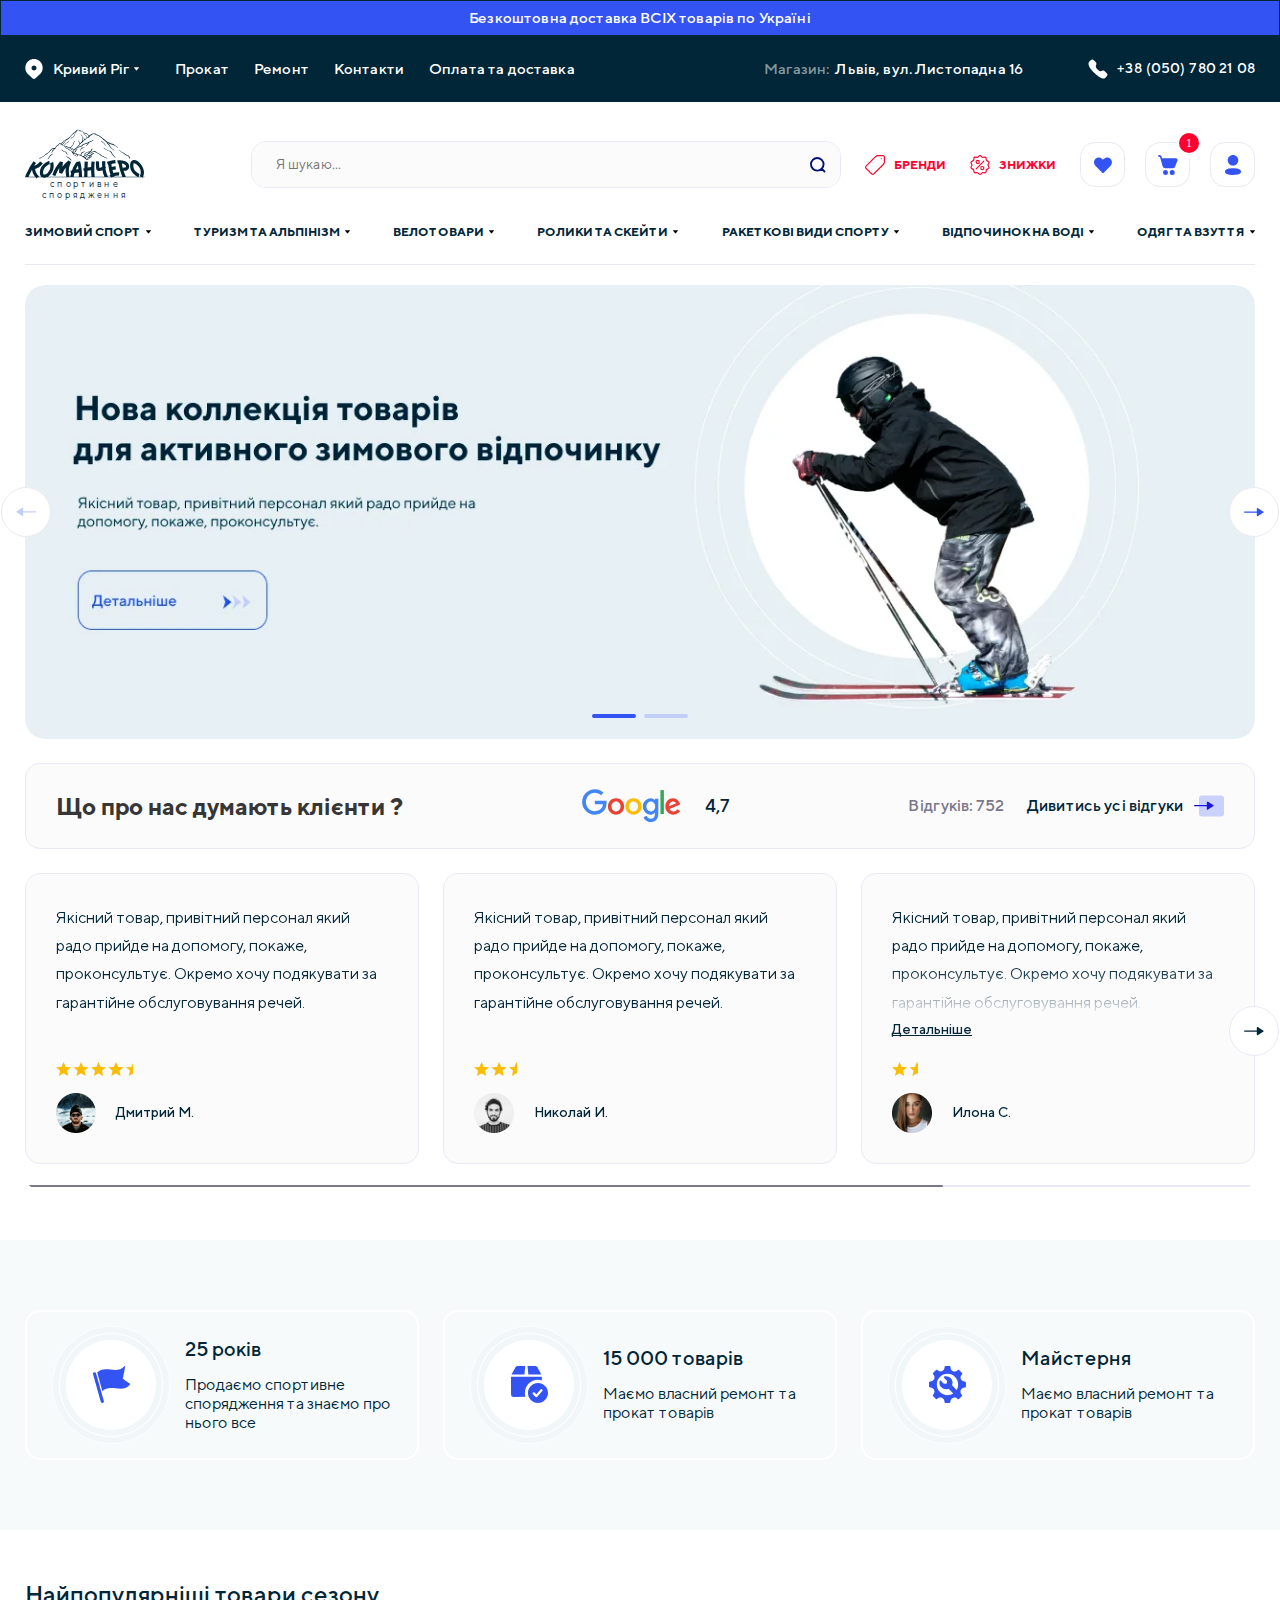
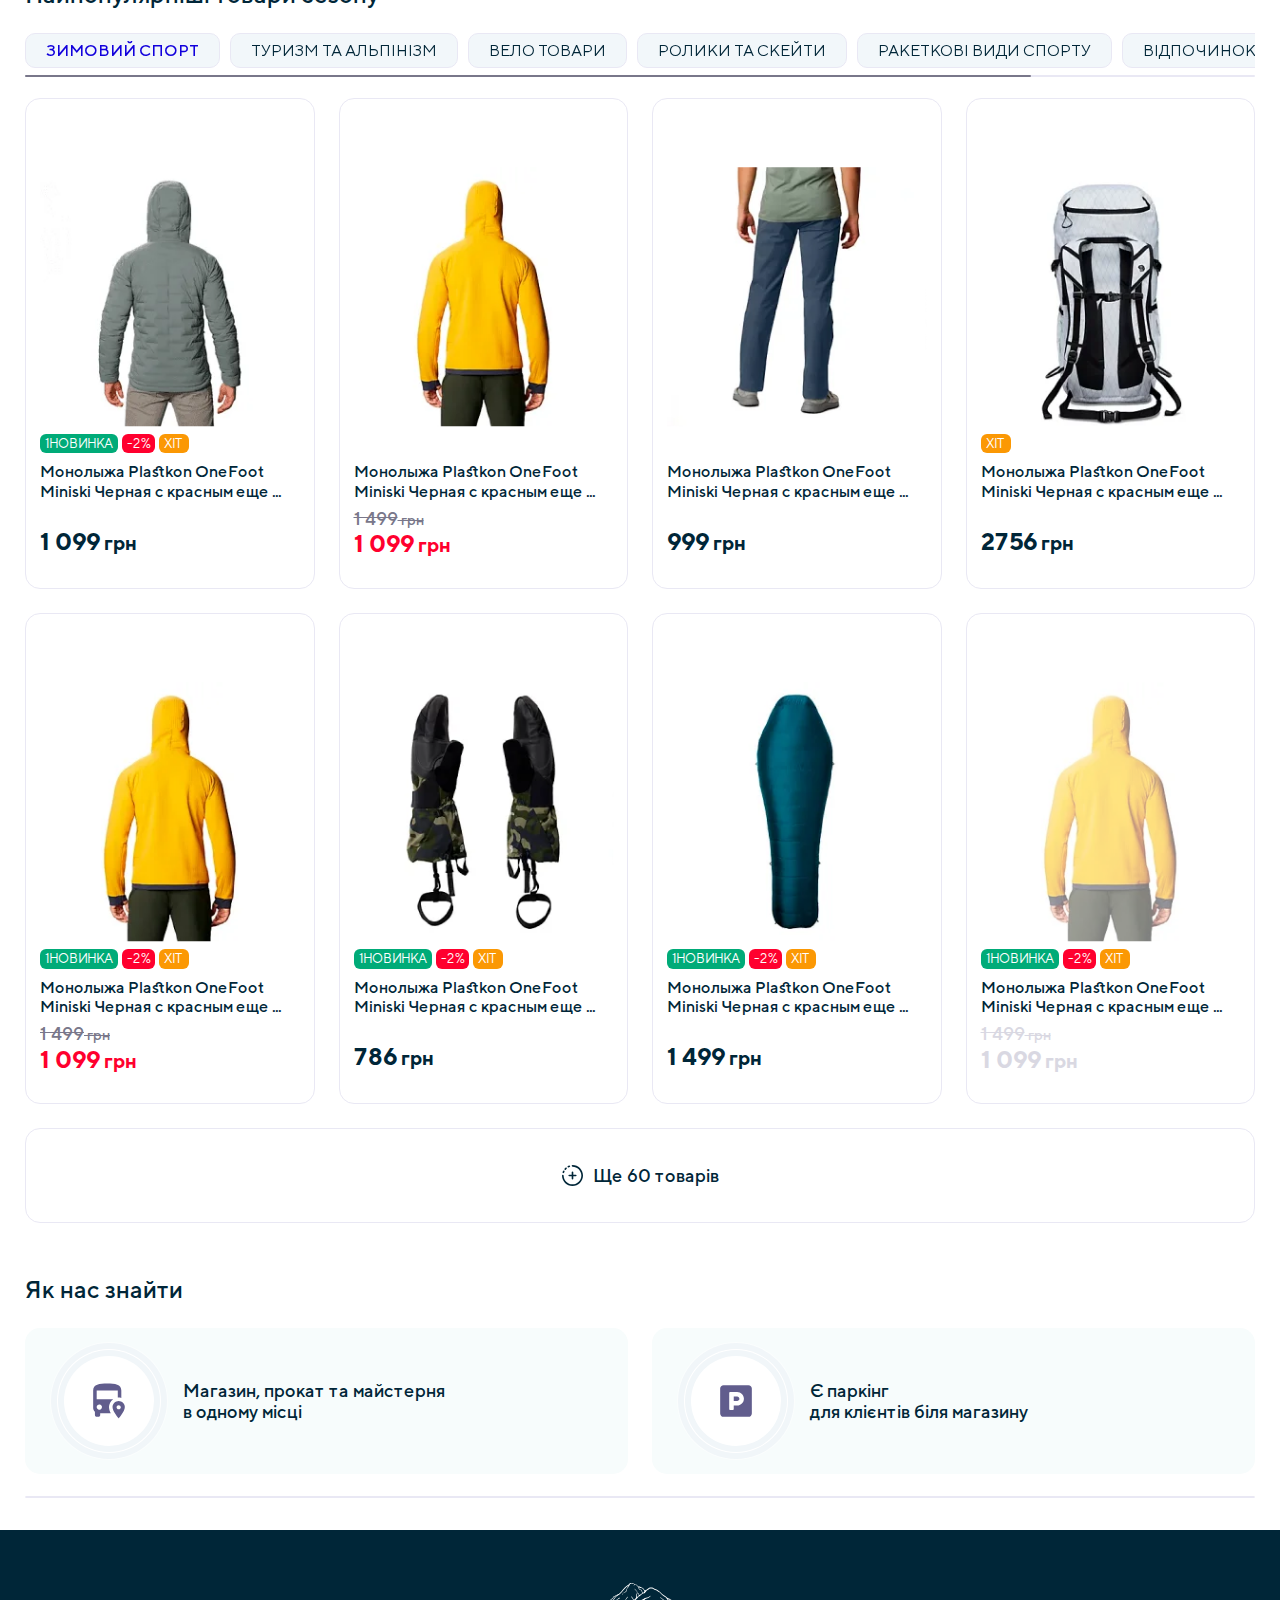
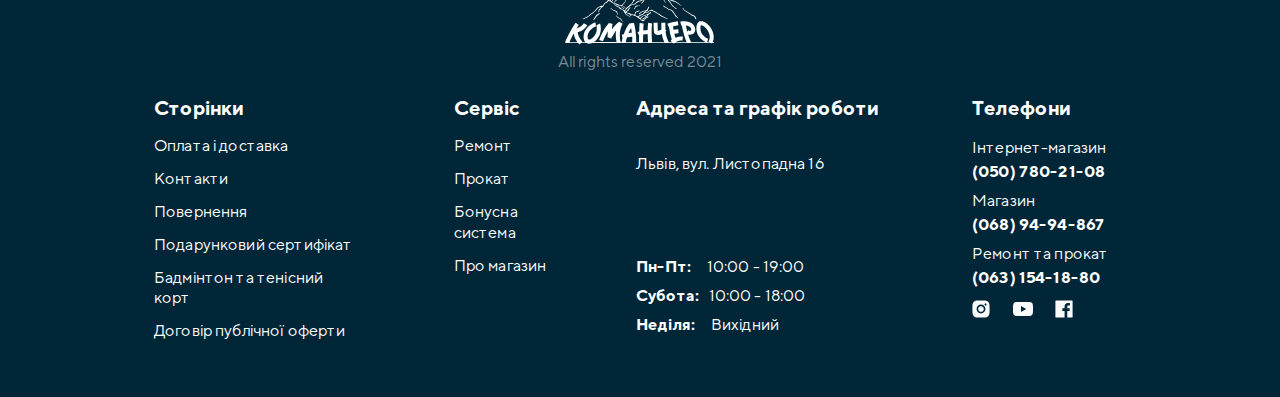
<file: main.html>
<!DOCTYPE html>
<html lang="uk">
	<head>
		<meta charset="UTF-8">
		<meta name="viewport" content="width=device-width, initial-scale=1, maximum-scale=1">
		<title>Каманчеро</title>
        <link rel="stylesheet" href="fonts/fonts.css">
        <link rel="stylesheet" href="css/swiper-bundle.min.css">
        <link rel="stylesheet" href="css/style.css">
	</head>
	<body>

<svg class="svg-about">
    <g id="icon-search">
      <path d="M16 16L12.4584 12.4521L16 16ZM14.4211 7.71053C14.4211 9.49027 13.7141 11.1971 12.4556 12.4556C11.1971 13.7141 9.49027 14.4211 7.71053 14.4211C5.93078 14.4211 4.22394 13.7141 2.96547 12.4556C1.707 11.1971 1 9.49027 1 7.71053C1 5.93078 1.707 4.22394 2.96547 2.96547C4.22394 1.707 5.93078 1 7.71053 1C9.49027 1 11.1971 1.707 12.4556 2.96547C13.7141 4.22394 14.4211 5.93078 14.4211 7.71053V7.71053Z" stroke-width="2" stroke-linecap="round"/>
    </g>
    <g id="icon-arrow">
        <path d="M13.1061 0.0674227C12.9306 0.162101 12.8212 0.342135 12.8212 0.537947V3.58703L0.550721 3.58703C0.246723 3.58703 0 3.82803 0 4.12498C0 4.42193 0.246723 4.66293 0.550721 4.66293L12.8212 4.66293L12.8212 7.71201C12.8212 7.90854 12.9306 8.08858 13.1061 8.18254C13.2816 8.27794 13.496 8.27148 13.6656 8.16748L19.493 4.58044C19.653 4.48146 19.75 4.31003 19.75 4.12498C19.75 3.93993 19.653 3.7685 19.493 3.66952L13.6656 0.0824853C13.576 0.0279733 13.4739 0 13.3719 0C13.2808 0 13.189 0.0229524 13.1061 0.0674227Z"/>
    </g>
    <g id="icon-menu">
        <path d="M4.88958 0.628862L2.83617 3.21029C2.64138 3.44645 2.34107 3.44645 2.1544 3.21029L0.100984 0.628862C-0.0938068 0.384562 0.00358848 0.197266 0.30389 0.197266H4.68668C4.99509 0.197266 5.08437 0.384562 4.88958 0.628862Z"/>
    </g>
    <g id="btn-heart">
       <path d="M17.2422 2.46484C15.3086 0.8125 12.4609 1.12891 10.668 2.95703L10 3.66016L9.29688 2.95703C7.53906 1.12891 4.65625 0.8125 2.72266 2.46484C0.507812 4.36328 0.402344 7.73828 2.37109 9.77734L9.19141 16.8086C9.61328 17.2656 10.3516 17.2656 10.7734 16.8086L17.5938 9.77734C19.5625 7.73828 19.457 4.36328 17.2422 2.46484Z"></path>
    </g>
    <g id="btn-cart">
        <path d="M.853 0a.833.833 0 1 0 0 1.667h.41a.833.833 0 0 1 .8.605l2.643 9.25a2.5 2.5 0 0 0 2.404 1.811h7.615a2.5 2.5 0 0 0 2.321-1.571l2.457-6.144a1.667 1.667 0 0 0-1.547-2.285H4.1l-.435-1.52A2.5 2.5 0 0 0 1.263 0h-.41ZM7.52 20a2.5 2.5 0 1 0 0-5.001 2.5 2.5 0 0 0 0 5.001ZM14.187 20a2.5 2.5 0 1 0 0-5.001 2.5 2.5 0 0 0 0 5.001Z"/>
    </g>
    <g id="btn-login">
        <path d="M8 13.1739C12.3386 13.1739 16 13.8789 16 16.599C16 19.32 12.3146 20 8 20C3.66237 20 0 19.295 0 16.575C0 13.8539 3.68538 13.1739 8 13.1739ZM8 0C10.9391 0 13.294 2.35402 13.294 5.29105C13.294 8.22808 10.9391 10.5831 8 10.5831C5.0619 10.5831 2.70601 8.22808 2.70601 5.29105C2.70601 2.35402 5.0619 0 8 0Z" fill="#3453F3"/>
    </g>
    <g id="icon-phone">
        <path fill-rule="evenodd" clip-rule="evenodd" d="M9.53174 10.4724C13.5208 14.4604 14.4258 9.84672 16.9656 12.3848C19.4143 14.8328 20.8216 15.3232 17.7192 18.4247C17.3306 18.737 14.8616 22.4943 6.1846 13.8197C-2.49348 5.144 1.26158 2.67244 1.57397 2.28395C4.68387 -0.826154 5.16586 0.589383 7.61449 3.03733C10.1544 5.5765 5.54266 6.48441 9.53174 10.4724Z" />
    </g>
</svg>

<div class="wrap">
    <header class="main-header">
        <div class="main-header__text">
            <p> Безкоштовна доставка ВСІХ товарів по Україні</p>
        </div>
        <div class="main-header__block">
            <div class="container">
                <div class="main-header__info">
                    <p class="main-header__map">Кривий Ріг</p>
                    <ul class="main-header__list">
                        <li><a href="#" class="main-header__link">Прокат</a></li>
                        <li><a href="#" class="main-header__link">Ремонт</a></li>
                        <li><a href="#" class="main-header__link">Контакти</a></li>
                        <li><a href="#" class="main-header__link">Оплата та доставка</a></li>
                    </ul>
                    <p class="main-header__shop"><span>Магазин: </span>Львів, вул. Листопадна 16</p>
                    <a href="tel:+380507802108" class="main-header__phone">
                        <svg viewBox="0 0 20 20">
                            <use xlink:href="#icon-phone"></use>
                        </svg>
                        <span>+38 (050) 780 21 08</span>
                    </a>
                </div>
            </div>
        </div>
        <div class="container">
            <div class="main-header__wrap"> 
                <a href="#" class="main-header__logo">
                    <span class="main-header__elem">
                        <img src="img/icons/logo/logo-header.svg" width="152" height="64" alt="logo-header">    
                    </span>
                    <span class="main-header__desc">спортивне спорядження</span>
                </a>
                <div class="main-header__search">
                  <input type="text" class="main-header__input" placeholder="Я шукаю...">
                  <button class="main-header__btn">
                    <svg viewBox="0 0 17 17">
                        <use xlink:href="#icon-search"></use>
                    </svg>
                  </button>
                </div>
                <ul class="main-header__row">   
                    <li><a href="#" class="main-header__col main-header__col--brends">Бренди</a></li>
                    <li><a href="#" class="main-header__col main-header__col--discount">Знижки</a></li>
                </ul>
                <div class="main-header__user"> 
                    <a href="#" class="main-header__box main-header__box--favorites">
                        <svg viewBox="0 0 20 18">
                            <use xlink:href="#btn-heart"></use>
                        </svg>
                    </a>
                    <a href="#" class="main-header__box main-header__box--cart">
                        <span class="main-header__count">1</span>
                        <svg viewBox="0 0 20 20">
                            <use xlink:href="#btn-cart"></use>
                        </svg>
                    </a>
                    <a href="#" class="main-header__box main-header__box--login">
                        <svg viewBox="0 0 16 20">
                            <use xlink:href="#btn-login"></use>
                        </svg>
                    </a>
                </div>
            </div>
            <ul class="menu__wrap">
                <li><a href="#" class="menu__item menu__item--sport">Зимовий спорт</a>
                    <div class="menu__box">
                        <ul class="menu__submenu">
                            <li class="menu__row">
                                <div class="menu__sub-wrap">
                                    <h4 class="menu__title">Наплічники</h4>
                                    <ul class="menu__list">
                                        <li><a href="#" class="menu__col">Наплічники 0-44 л</a></li>
                                        <li><a href="#" class="menu__col">Наплічники 45-110 л</a></li>
                                        <li><a href="#" class="menu__col">Наплічники дитячі</a></li>
                                        <li><a href="#" class="menu__col">Намети експедиційні </a></li>
                                        <li><a href="#" class="menu__col">Намети кемпінгові</a></li>
                                    </ul>
                                    <!--<a href="" class="menu__more">Більше</a>-->
                                    <h4 class="menu__title">Намети</h4>
                                    <ul class="menu__list">
                                        <li><a href="#" class="menu__col">Намети трекінгові</a></li>
                                        <li><a href="#" class="menu__col">Намети експедиційні</a></li>
                                        <li><a href="#" class="menu__col">Намети кемпінгові</a></li>
                                        <li><a href="#" class="menu__col">Намети - аксесуари</a></li>
                                        <li><a href="#" class="menu__col">Пальники туристичні </a></li>
                                        <li><a href="#" class="menu__col">Намети - аксесуари</a></li>
                                        <li><a href="#" class="menu__col">Пальники туристичні</a></li>
                                    </ul>
                                   <!--<a href="" class="menu__more">Більше</a>-->
                                 </div>
                            </li>
                           <li class="menu__row">
                                <div class="menu__sub-wrap">
                                    <h4 class="menu__title">Тенти та гамаки</h4>
                                    <ul class="menu__list">
                                        <li><a href="#" class="menu__col">Меблі для кемпінгу</a></li>
                                        <li><a href="#" class="menu__col">Грилі та аксесуари</a></li>
                                        <li><a href="#" class="menu__col">Пальники туристичні</a></li>
                                        <li><a href="#" class="menu__col">Засоби догляду за взуттям</a></li>
                                        <li><a href="#" class="menu__col">Устілки і шнурівки</a></li>
                                        <li><a href="#" class="menu__col">Альпіністські черевики</a></li>
                                        <li><a href="#" class="menu__col">Засоби догляду за взуттям</a></li>
                                    </ul>
                                     <!--<a href="" class="menu__more">Більше</a>-->
                                    <h4 class="menu__title">Тенти та гамаки</h4>
                                    <ul class="menu__list">
                                        <li><a href="#" class="menu__col">Пальники туристичні</a></li>
                                        <li><a href="#" class="menu__col">Пальне для пальників</a></li>
                                    </ul>
                                    <!--<a href="" class="menu__more">Більше</a>-->
                                </div>
                           </li>
                           <li class="menu__row">
                                <div class="menu__sub-wrap">
                                    <h4 class="menu__title">Тенти та гамаки</h4>
                                    <ul class="menu__list">
                                        <li><a href="#" class="menu__col">Казани туристичні</a></li>
                                        <li><a href="#" class="menu__col">М'ячі футбольні, волейбольні, баскетбольні </a></li>
                                        <li><a href="#" class="menu__col">Холодильники, термоконтейнери</a></li>
                                        <li><a href="#" class="menu__col">Грилі та аксесуари</a></li>
                                        <li><a href="#" class="menu__col">Гальма і деталі гальм</a></li>
                                    </ul>
                                     <!--<a href="" class="menu__more">Більше</a>-->
                                    <h4 class="menu__title">Тенти та гамаки</h4>
                                    <ul class="menu__list">
                                        <li><a href="#" class="menu__col">Ланцюги</a></li>
                                        <li><a href="#" class="menu__col">Касети</a></li>
                                        <li><a href="#" class="menu__col">Пальники туристичні</a></li>
                                        <li><a href="#" class="menu__col">Перекидки задні</a></li>
                                    </ul>
                                    <!--<a href="" class="menu__more">Більше</a>-->
                                </div>
                           </li>
                            <li class="menu__row">
                                <div class="menu__sub-wrap">
                                    <h4 class="menu__title">Тенти та гамаки</h4>
                                    <ul class="menu__list">
                                        <li><a href="#" class="menu__col">Ланцюги</a></li>
                                        <li><a href="#" class="menu__col">Касети</a></li>
                                        <li><a href="#" class="menu__col">Пальники туристичні</a></li>
                                        <li><a href="#" class="menu__col">Перекидки задні</a></li>
                                    </ul> 
                                    <!--<a href="" class="menu__more">Більше</a>-->
                                    <h4 class="menu__title">Тенти та гамаки для гірських походів</h4>
                                    <ul class="menu__list">
                                        <li><a href="#" class="menu__col">Пальники туристичні</a></li>
                                        <li><a href="#" class="menu__col">Пальне для пальників</a></li>
                                    </ul>
                                   <!--<a href="" class="menu__more">Більше</a>-->
                                </div>
                           </li>
                           <li class="menu__row">
                                <div class="menu__sub-wrap">
                                    <h4 class="menu__title">Тенти та гамаки</h4>
                                    <ul class="menu__list">
                                        <li><a href="#" class="menu__col">Велошини</a></li>
                                        <li><a href="#" class="menu__col">Велокамери </a></li>
                                        <li><a href="#" class="menu__col">Рафки коліс</a></li>
                                        <li><a href="#" class="menu__col">Шатуни і зірки</a></li>
                                        <li><a href="#" class="menu__col">Педалі</a></li>
                                        <li><a href="#" class="menu__col">Гальма і деталі гальм</a></li>
                                        <li><a href="#" class="menu__col">Перекидки задні</a></li>
                                        <li><a href="#" class="menu__col">Перекидки передні</a></li>
                                        <li><a href="#" class="menu__col">Касети</a></li>
                                    </ul>
                                    <a href="" class="menu__more">Більше</a>
                                </div>
                           </li>
                           <li class="menu__row menu__row--add">
                                <div class="menu__sub-wrap">
                                    <ul class="menu__list">
                                        <li><a href="#" class="menu__col">Тенти та гамаки для гірських походів</a></li>
                                        <li><a href="#" class="menu__col">Тенти та гамаки</a></li>
                                        <li><a href="#" class="menu__col">Тенти та гамаки для гірських походів</a></li>
                                        <li><a href="#" class="menu__col">Тенти та гамаки</a></li>
                                        <li><a href="#" class="menu__col">Тенти та гамаки</a></li>
                                        <li><a href="#" class="menu__col">Велоодяг і взуття</a></li>
                                        <li><a href="#" class="menu__col">Тенти та гамаки</a></li>
                                        <li><a href="#" class="menu__col">Велоодяг і взуття</a></li>
                                    </ul>
                                    <a href="#" class="menu__show">Більше категорій</a>
                                </div>
                           </li>
                       </ul>
                    </div>
                </li>
                <li>
                    <a href="#" class="menu__item menu__item--mountain">Туризм та альпінізм</a>
                    <div class="menu__box">
                        <ul class="menu__submenu">
                            <li class="menu__row">
                                <div class="menu__sub-wrap">
                                    <h4 class="menu__title">Наплічники</h4>
                                    <ul class="menu__list">
                                        <li><a href="#" class="menu__col">Наплічники 0-44 л</a></li>
                                        <li><a href="#" class="menu__col">Наплічники 45-110 л</a></li>
                                        <li><a href="#" class="menu__col">Наплічники дитячі</a></li>
                                        <li><a href="#" class="menu__col">Намети експедиційні </a></li>
                                        <li><a href="#" class="menu__col">Намети кемпінгові</a></li>
                                    </ul>
                                     <a href="" class="menu__more">Більше</a>
                                    <h4 class="menu__title">Намети</h4>
                                    <ul class="menu__list">
                                        <li><a href="#" class="menu__col">Намети трекінгові</a></li>
                                        <li><a href="#" class="menu__col">Намети експедиційні</a></li>
                                        <li><a href="#" class="menu__col">Намети кемпінгові</a></li>
                                        <li><a href="#" class="menu__col">Намети - аксесуари</a></li>
                                        <li><a href="#" class="menu__col">Пальники туристичні </a></li>
                                        <li><a href="#" class="menu__col">Намети - аксесуари</a></li>
                                        <li><a href="#" class="menu__col">Пальники туристичні</a></li>
                                    </ul>
                                     <a href="" class="menu__more">Більше</a>
                                 </div>
                            </li>
                           <li class="menu__row">
                                <div class="menu__sub-wrap">
                                    <h4 class="menu__title">Тенти та гамаки</h4>
                                    <ul class="menu__list">
                                        <li><a href="#" class="menu__col">Меблі для кемпінгу</a></li>
                                        <li><a href="#" class="menu__col">Грилі та аксесуари</a></li>
                                        <li><a href="#" class="menu__col">Пальники туристичні</a></li>
                                        <li><a href="#" class="menu__col">Засоби догляду за взуттям</a></li>
                                        <li><a href="#" class="menu__col">Устілки і шнурівки</a></li>
                                        <li><a href="#" class="menu__col">Альпіністські черевики</a></li>
                                        <li><a href="#" class="menu__col">Засоби догляду за взуттям</a></li>
                                    </ul>
                                     <a href="" class="menu__more">Більше</a>
                                    <h4 class="menu__title">Тенти та гамаки</h4>
                                    <ul class="menu__list">
                                        <li><a href="#" class="menu__col">Пальники туристичні</a></li>
                                        <li><a href="#" class="menu__col">Пальне для пальників</a></li>
                                    </ul>
                                     <a href="" class="menu__more">Більше</a>
                                </div>
                           </li>
                       </ul>
                    </div>
                </li>
                <li><a href="#" class="menu__item menu__item--bicycle_loads">Велотовари</a></li>
                <li><a href="#" class="menu__item menu__item--roller_skates">Ролики та скейти</a></li>
                <li><a href="#" class="menu__item menu__item--racket_sports">Ракеткові види спорту</a></li>
                <li><a href="#" class="menu__item menu__item--rest_water">Відпочинок на воді</a></li>
                <li><a href="#" class="menu__item menu__item--clothes_shoes">Одяг та взуття</a></li>
            </ul>
        </div>
        <section class="mob-block">
            <div class="container">
                <div class="mob-block__wrap">
                    <a href="" class="mob-block__logo">
                        <img src="img/icons/logo/logo-header.svg" width="60" height="25" alt="logo-header">
                        <span class="mob-block__text">спортивне спорядження</span>
                    </a>
                    <p class="mob-block__address"><span>Львів, вул.  Листопадна 16</span></p>
                    <button class="mob-block__phone">
                        <svg viewBox="0 0 20 20">
                            <use xlink:href="#icon-phone"></use>
                        </svg>
                    </button>
                </div>
            </div>
        </section>
        <section class="mob-menu">
            <div class="container">
                <div class="mob-menu__wrap">
                    <a href="#" class="mob-menu__link mob-menu__link--catalog">Каталог</a>
                    <a href="#" class="mob-menu__link mob-menu__link--favorites">Вибране</a>
                    <a href="#" class="mob-menu__link mob-menu__link--search">Пошук</a>
                    <a href="#" class="mob-menu__link mob-menu__link--cart">Кошик
                        <span class="mob-menu__count">1</span>
                    </a>
                    <button class="mob-menu__open">Інше</button>
                </div>
            </div>
        </section>
    </header>

    <section class="info">
        <div class="container">
            <div class="info__block">
                <div class="swiper info__wrap">
                    <div class="swiper-wrapper">
                        <div class="info__item swiper-slide">
                            <picture class="info__image">
                                <source media="(max-width: 767px)" srcset="img/slider/webp/2xmob.webp 2x, img/slider/webp/1xmob.webp 1x" type="image/webp">
                                <source media="(max-width: 767px)" srcset="img/slider/2xmob.png 2x, img/slider/webp/1xmob.webp 1x">
                                <source srcset="img/slider/webp/2x.webp 2x, img/slider/webp/1x.webp 1x" type="image/webp">
                                <source srcset="img/slider/2x.png 2x, img/slider/1x.png 1x">
                                <img src="img/slider/1x.png" alt="slide_1">
                            </picture>
                        </div>
                        <div class="info__item swiper-slide">
                            <picture class="info__image">
                                <source media="(max-width: 767px)" srcset="img/slider/webp/2xmob.webp 2x, img/slider/webp/1xmob.webp 1x" type="image/webp">
                                <source media="(max-width: 767px)" srcset="img/slider/2xmob.png 2x, img/slider/webp/1xmob.webp 1x">
                                <source srcset="img/slider/webp/2x.webp 2x, img/slider/webp/1x.webp 1x" type="image/webp">
                                <source srcset="img/slider/2x.png 2x, img/slider/1x.png 1x">
                                <img src="img/slider/1x.png" alt="slide_1">
                            </picture>
                        </div>
                    </div>
                </div>
                <div class="swiper-pagination"></div>
                <div class="swiper-button-next">
                    <svg viewBox="0 0 20 9">
                        <use xlink:href="#icon-arrow"/>
                    </svg>
                </div>
                <div class="swiper-button-prev">
                    <svg viewBox="0 0 20 9">
                        <use xlink:href="#icon-arrow"/>
                    </svg>
                </div>
            </div>
        </div>
    </section>

    <section class="think">
        <div class="container">
            <div class="think__wrap">
                <h3 class="think__item think__item--title">Що про нас думають клієнти ?</h3>
                <div class="think__item think__item--row"> 
                    <div class="think__image">  
                        <img src="img/icons/logo-google.svg" width="99" height="34" alt="logo-google">
                    </div>  
                    <p class="think__count">4,7</p>
                </div>  
                <p class="think__item think__item--reviews">Відгуків: 752</p>
                <a href="#" class="think__item think__item--all">
                    <span>Дивитись усі відгуки</span>
                    <svg viewBox="0 0 20 9">
                        <use xlink:href="#icon-arrow"/>
                    </svg>
                </a>
            </div>
        </div>
    </section>

    <section class="reviews">
        <div class="container">
            <div class="reviews__block">    
                <div class="swiper reviews__wrap">
                    <div class="swiper-wrapper">
                        <div class="reviews__item swiper-slide">
                            <div class="reviews__text">
                                <div class="reviews__block">
                                    <p>Якісний товар, привітний персонал який радо прийде на допомогу, покаже, проконсультує. Окремо хочу подякувати за гарантійне обслуговування  речей.</p>
                                </div>
                            </div>
                            <button class="reviews__more" data-hide="Згорнути" data-show="Детальніше"></button>
                           <div class="stars">
                              <span class="stars__active" style="width: 90%;"></span>
                            </div>
                            <div class="reviews__inner">
                                <div class="reviews__image">
                                    <img src="img/reviews/dima.png" alt="dima">
                                </div>
                                <p class="reviews__fio">Дмитрий М.</p>
                            </div>
                        </div>
                        <div class="reviews__item swiper-slide">
                            <div class="reviews__text">
                                <div class="reviews__block">
                                    <p>Якісний товар, привітний персонал який радо прийде на допомогу, покаже, проконсультує. Окремо хочу подякувати за гарантійне обслуговування  речей.</p>
                                </div>
                            </div> 
                             <button class="reviews__more" data-hide="Згорнути" data-show="Детальніше"></button>
                            <div class="stars">
                              <span class="stars__active" style="width: 50%;"></span>
                            </div>
                            <div class="reviews__inner">
                                <div class="reviews__image">
                                    <img src="img/reviews/nikolay.png" alt="nikolay">
                                </div>
                                <p class="reviews__fio">Николай И.</p>
                            </div>
                        </div>
                        <div class="reviews__item swiper-slide">
                            <div class="reviews__text">
                                <div class="reviews__block">
                                    <p>Якісний товар, привітний персонал який радо прийде на допомогу, покаже, проконсультує. Окремо хочу подякувати за гарантійне обслуговування  речей.</p>
                                    <p>Якісний товар, привітний персонал який радо прийде на допомогу, покаже, проконсультує. Окремо хочу подякувати за гарантійне обслуговування  речей.</p>
                                </div>
                            </div>
                            <button class="reviews__more" data-hide="Згорнути" data-show="Детальніше"></button>
                            <div class="stars">
                              <span class="stars__active" style="width: 30%;"></span>
                            </div>
                            <div class="reviews__inner">
                                <div class="reviews__image">
                                    <img src="img/reviews/ilona.png" alt="ilona">
                                </div>
                                <p class="reviews__fio">Илона С.</p>
                            </div>
                        </div>
                         <div class="reviews__item swiper-slide">
                            <div class="reviews__text">
                                <div class="reviews__block">
                                    <p>Якісний товар, привітний персонал який радо прийде на допомогу, покаже, проконсультує. Окремо хочу подякувати за гарантійне обслуговування  речей.</p>
                                    <p>Якісний товар, привітний персонал який радо прийде на допомогу, покаже, проконсультує. Окремо хочу подякувати за гарантійне обслуговування  речей.</p>
                                     <p>Якісний товар, привітний персонал який радо прийде на допомогу, покаже, проконсультує. Окремо хочу подякувати за гарантійне обслуговування  речей.</p>
                                      <p>Якісний товар, привітний персонал який радо прийде на допомогу, покаже, проконсультує. Окремо хочу подякувати за гарантійне обслуговування  речей.</p>
                                </div>
                            </div>
                             <button class="reviews__more" data-hide="Згорнути" data-show="Детальніше"></button>
                            <div class="stars">
                              <span class="stars__active" style="width: 30%;"></span>
                            </div>
                            <div class="reviews__inner">
                                <div class="reviews__image">
                                    <img src="img/reviews/ilona.png" alt="ilona">
                                </div>
                                <p class="reviews__fio">Илона С.</p>
                            </div>
                        </div>
                    </div>
                    <div class="swiper-scrollbar"></div>
                </div> 

                <div class="swiper-button-next">
                    <svg viewBox="0 0 20 9">
                        <use xlink:href="#icon-arrow"/>
                    </svg>
                </div>
                <div class="swiper-button-prev">
                    <svg viewBox="0 0 20 9">
                        <use xlink:href="#icon-arrow"/>
                    </svg>
                </div>
            </div>
        </div>
    </section>

    <section class="advantages">
        <div class="container">
            <div class="advantages__wrap">
                <div class="advantages__item">
                    <div class="advantages__inner">
                        <div class="advantages__image">
                           <img src="img/icons/advantages/waypoint-flag.svg" alt="waypoint">
                        </div>
                        <div class="advantages__text">
                            <p class="advantages__count">25 років</p>
                            <div class="advantages__desc">
                                <p>Продаємо спортивне спорядження та знаємо про нього все</p>
                            </div>
                        </div>
                    </div>
                </div>
                <div class="advantages__item">
                    <div class="advantages__inner">
                        <div class="advantages__image">
                           <img src="img/icons/advantages/products.svg" alt="products">
                        </div>
                        <div class="advantages__text">
                            <p class="advantages__count">15 000 товарів</p>
                            <div class="advantages__desc">
                                <p>Маємо власний ремонт та прокат товарів</p>
                            </div>
                        </div>
                    </div>
                </div>
                <div class="advantages__item">
                    <div class="advantages__inner">
                        <div class="advantages__image">
                           <img src="img/icons/advantages/workshop.svg" alt="workshop">
                        </div>
                        <div class="advantages__text">
                            <p class="advantages__count">Майстерня</p>
                            <div class="advantages__desc">
                                <p>Маємо власний ремонт та прокат товарів</p>
                            </div>
                        </div>
                    </div>
                </div>
            </div>
        </div>
    </section>

    <section class="product">
        <div class="container">
            <h3 class="title">Найпопулярніші товари сезону</h3>
            <div class="swiper product__list">
              <div class="swiper-scrollbar"></div>
                 <div class="swiper-wrapper">
                    <div class="swiper-slide">  
                        <ul class="product__wrapper">
                            <li class="product__box product__box--active">Зимовий спорт</li>
                            <li class="product__box">Туризм та альпінізм</li>
                            <li class="product__box">Вело товари</li>
                            <li class="product__box">Ролики та скейти</li>
                            <li class="product__box">Ракеткові види спорту</li>
                            <li class="product__box">Відпочинок на воді</li>
                            <li class="product__box">Одяг та взуття</li>
                        </ul>
                     </div>
                </div>
            </div>
            <div class="product__wrap">
                        <div class="product__item">
                            <button class="product__cart">
                                <svg viewBox="0 0 20 18">
                                    <use xlink:href="#btn-heart"></use>
                                </svg>
                            </button>
                            <div class="product__wrap-block">   
                                <a href="#" class="product__pic">
                                    <picture class="product__image product__image--visible">
                                        <source srcset="img/product/webp/product1@2x.webp 2x, img/product/webp/product1@1x.webp 1x" type="image/webp">
                                        <img src="[data-uri]" data-src="img/product/product1@1x.png" data-srcset="img/product/product1@2x.png 2x" class="lazyload" loading="lazy" alt="product_1">
                                    </picture>
                                    <picture class="product__image">
                                        <source srcset="img/product/webp/product2@2x.webp 2x, img/product/webp/product2@1x.webp 1x" type="image/webp">
                                        <img src="[data-uri]" data-src="img/product/product2@1x.png" data-srcset="img/product/product2@2x.png" class="lazyload" loading="lazy" alt="product_2">
                                    </picture>
                                    <picture class="product__image">
                                        <source srcset="img/product/webp/product1@2x.webp 2x, img/product/webp/product1@1x.webp 1x" type="image/webp">
                                        <img src="[data-uri]" data-src="img/product/product1@1x.png" data-srcset="img/product/product1@2x.png 2x" class="lazyload" loading="lazy" alt="product_1">
                                    </picture>
                                    <picture class="product__image">
                                        <source srcset="img/product/webp/product2@2x.webp 2x, img/product/webp/product2@1x.webp 1x" type="image/webp">
                                        <img src="[data-uri]" data-src="img/product/product2@1x.png" data-srcset="img/product/product2@2x.png" class="lazyload" loading="lazy" alt="product_2">
                                    </picture>
                                 </a>
                                <div class="product__info">   
                                    <p class="product__control product__control--new">1Новинка</p> 
                                    <p class="product__control product__control--price">-2%</p>
                                    <p class="product__control product__control--hit">Хіт</p>
                                </div>
                            </div>
                            <a href="#" class="product__name"><p >Монолыжа Plastkon OneFoot Miniski Черная с красным еще ... </p></a>
                             <div class="product__block">
                                <p class="product__price"><span>1 099</span> грн</p>
                            </div>
                            <div class="product__submenu">
                                <div class="product__gallery">    
                                    <picture class="product__elem product__elem--active" data-index="0">
                                        <source srcset="img/product/webp/product1@2x.webp 2x, img/product/webp/product1@1x.webp 1x" type="image/webp">
                                        <img src="[data-uri]" data-src="img/product/product1@1x.png" data-srcset="img/product/product1@2x.png" class="lazyload" loading="lazy" alt="product_1">
                                    </picture>
                                    <picture class="product__elem" data-index="1"> 
                                         <source srcset="img/product/webp/product2@2x.webp 2x, img/product/webp/product2@1x.webp 1x" type="image/webp">
                                        <img src="[data-uri]" data-src="img/product/product2@1x.png" data-srcset="img/product/product2@2x.png" class="lazyload" loading="lazy" alt="product_2">
                                    </picture>
                                     <picture class="product__elem" data-index="2">
                                        <source srcset="img/product/webp/product1@2x.webp 2x, img/product/webp/product1@1x.webp 1x" type="image/webp">
                                        <img src="[data-uri]" data-src="img/product/product1@1x.png" data-srcset="img/product/product1@2x.png" class="lazyload" loading="lazy" alt="product_1">
                                    </picture>
                                    <picture class="product__elem" data-index="3"> 
                                        <source srcset="img/product/webp/product2@2x.webp 2x, img/product/webp/product2@1x.webp 1x" type="image/webp">
                                        <img src="[data-uri]" data-src="img/product/product2@1x.png" data-srcset="img/product/product2@2x.png" class="lazyload" loading="lazy" alt="product_2">
                                    </picture>
                                    <a href="#" class="product__details">+ 5</a>
                                </div>
                                <div class="product__gallery--mob">
                                    <div class="product__bg product__bg--active" data-index="0" style="background-color: #62bb1c"></div>
                                    <div class="product__bg" data-index="1" style="background-color: #85979f"></div>
                                    <div class="product__bg" data-index="2" style="background-color: #494646"></div>
                                    <div class="product__bg" data-index="3" style="background-color: #ffb10f"></div>
                                    <a href="#" class="product__load">...</a>
                                </div>
                                <div class="product__wrap-size">
                                    <div class="product__size product__size--active">
                                        <a href="#" class="product__col">s</a>
                                        <a href="#" class="product__col">m</a>
                                        <a href="#" class="product__col">l</a>
                                        <a href="#" class="product__col">xl</a>
                                        <a href="#" class="product__col product__col--hidden">m</a>
                                        <a href="#" class="product__col product__col--hidden">l</a>
                                        <a href="#" class="product__link">...</a>
                                    </div>
                                    <div class="product__size">
                                        <a href="#" class="product__col">s</a>
                                    </div>
                                    <div class="product__size">
                                        <a href="#" class="product__col">m</a>
                                    </div>
                                    <div class="product__size">
                                        <a href="#" class="product__col">xs</a>
                                    </div>
                                </div>
                                
                            </div>
                        </div>
                        <div class="product__item">
                            <button class="product__cart">
                                <svg viewBox="0 0 20 18">
                                    <use xlink:href="#btn-heart"></use>
                                </svg>
                            </button>
                             <div class="product__wrap-block">   
                                <a href="#" class="product__pic">
                                    <picture class="product__image product__image--visible">
                                        <source srcset="img/product/webp/product2@2x.webp 2x, img/product/webp/product2@1x.webp 1x" type="image/webp">
                                        <img src="[data-uri]" data-src="img/product/product2@1x.png" data-srcset="img/product/product2@2x.png" class="lazyload" loading="lazy" alt="product_2">
                                    </picture>
                                    <picture class="product__image">
                                        <source srcset="img/product/webp/product1@2x.webp 2x, img/product/webp/product1@1x.webp 1x" type="image/webp">
                                        <img src="[data-uri]" data-src="img/product/product1@1x.png" data-srcset="img/product/product1@2x.png 2x" class="lazyload" loading="lazy" alt="product_1">
                                    </picture>
                                    <picture class="product__image">
                                        <source srcset="img/product/webp/product2@2x.webp 2x, img/product/webp/product2@1x.webp 1x" type="image/webp">
                                        <img src="[data-uri]" data-src="img/product/product2@1x.png" data-srcset="img/product/product2@2x.png" class="lazyload" loading="lazy" alt="product_2">
                                    </picture>
                                    <picture class="product__image">
                                        <source srcset="img/product/webp/product1@2x.webp 2x, img/product/webp/product1@1x.webp 1x" type="image/webp">
                                        <img src="[data-uri]" data-src="img/product/product1@1x.png" data-srcset="img/product/product1@2x.png 2x" class="lazyload" loading="lazy" alt="product_1">
                                    </picture>
                                 </a>
                                 <!--если нужно
                                <div class="product__info">   
                                    <p class="product__control product__control--hit">Хіт</p>
                                </div> - показываем данный блок-->
                            </div>

                            <a href="#" class="product__name"><p >Монолыжа Plastkon OneFoot Miniski Черная с красным еще ... </p></a>
                            <div class="product__block product__block--inner">
                               <p class="product__price product__price--old"><span>1 499</span> грн</p> 
                               <p class="product__price product__price--discount"><span>1 099</span> грн</p>
                            </div>
                            <div class="product__submenu">
                                <div class="product__gallery">    
                                    <picture class="product__elem product__elem--active" data-index="0">
                                        <source srcset="img/product/webp/product2@2x.webp 2x, img/product/webp/product2@1x.webp 1x" type="image/webp">
                                        <img src="[data-uri]" data-src="img/product/product2@1x.png" data-srcset="img/product/product2@2x.png" class="lazyload" loading="lazy" alt="product_2">
                                    </picture>
                                    <picture class="product__elem" data-index="1"> 
                                        <source srcset="img/product/webp/product1@2x.webp 2x, img/product/webp/product1@1x.webp 1x" type="image/webp">
                                        <img src="[data-uri]" data-src="img/product/product1@1x.png" data-srcset="img/product/product1@2x.png 2x" class="lazyload" loading="lazy" alt="product">
                                    </picture>
                                     <picture class="product__elem" data-index="2">
                                        <source srcset="img/product/webp/product2@2x.webp 2x, img/product/webp/product2@1x.webp 1x" type="image/webp">
                                        <img src="[data-uri]" data-src="img/product/product2@1x.png" data-srcset="img/product/product2@2x.png" class="lazyload" loading="lazy" alt="product_2">
                                    </picture>
                                    <picture class="product__elem" data-index="3"> 
                                        <source srcset="img/product/webp/product1@2x.webp 2x, img/product/webp/product1@1x.webp 1x" type="image/webp">
                                        <img src="[data-uri]" data-src="img/product/product1@1x.png" data-srcset="img/product/product1@2x.png 2x" class="lazyload" loading="lazy"  alt="product">
                                    </picture>
                                    <a href="#" class="product__details">+ 5</a>
                                </div>
                                <div class="product__size">
                                    <a href="#" class="product__col">S</a>
                                    <a href="#" class="product__col">M</a>
                                    <a href="#" class="product__col">L</a>
                                    <a href="#" class="product__col">XL</a>
                                    <a href="#" class="product__col product__col--hidden">M</a>
                                    <a href="#" class="product__col product__col--hidden">L</a>
                                    <a href="#" class="product__link">...</a>
                                </div>
                                 <div class="product__gallery--mob">
                                    <div class="product__bg product__bg--active" data-index="0" style="background-color: #62bb1c"></div>
                                    <div class="product__bg" data-index="1" style="background-color: #85979f"></div>
                                    <div class="product__bg" data-index="2" style="background-color: #494646"></div>
                                    <div class="product__bg" data-index="3" style="background-color: #ffb10f"></div>
                                     <a href="#" class="product__load">...</a>
                                </div>
                                <div class="product__wrap-size">
                                    <div class="product__size product__size--active">
                                        <a href="#" class="product__col">s</a>
                                        <a href="#" class="product__col">m</a>
                                        <a href="#" class="product__link">...</a>
                                    </div>
                                    <div class="product__size">
                                        <a href="#" class="product__col">m</a>
                                    </div>
                                    <div class="product__size">
                                        <a href="#" class="product__col">l</a>
                                    </div>
                                     <div class="product__size">
                                        <a href="#" class="product__col">s</a>
                                    </div>
                                </div>
                            </div>
                        </div>
                        <div class="product__item">
                            <button class="product__cart">
                                <svg viewBox="0 0 20 18">
                                    <use xlink:href="#btn-heart"></use>
                                </svg>
                            </button>
                            <div class="product__wrap-block">   
                                <a href="#" class="product__pic">
                                   <picture class="product__image product__image--visible">
                                        <source srcset="img/product/webp/product3@2x.webp 2x, img/product/webp/product3@1x.webp 1x" type="image/webp">
                                        <img src="[data-uri]" data-src="img/product/product3@1x.png" data-srcset="img/product/product3@2x.png" class="lazyload" loading="lazy" alt="product_3">
                                    </picture>
                                    <picture class="product__image">
                                        <source srcset="img/product/webp/product1@2x.webp 2x, img/product/webp/product1@1x.webp 1x" type="image/webp">
                                        <img src="[data-uri]" data-src="img/product/product1@1x.png" data-srcset="img/product/product1@2x.png 2x" class="lazyload" loading="lazy" alt="product_1">
                                    </picture>
                                    <picture class="product__image">
                                        <source srcset="img/product/webp/product2@2x.webp 2x, img/product/webp/product2@1x.webp 1x" type="image/webp">
                                        <img src="[data-uri]" data-src="img/product/product2@1x.png" data-srcset="img/product/product2@2x.png" class="lazyload" loading="lazy" alt="product_2">
                                    </picture>
                                    <picture class="product__image">
                                        <source srcset="img/product/webp/product1@2x.webp 2x, img/product/webp/product1@1x.webp 1x" type="image/webp">
                                        <img src="[data-uri]" data-src="img/product/product1@1x.png" data-srcset="img/product/product1@2x.png 2x" class="lazyload" loading="lazy" alt="product_1">
                                    </picture>
                                </a>
                                <!--если нужно 
                                <div class="product__info">    
                                    <p class="product__control product__control--price">-2%</p>
                                </div>- показываем данный блок-->
                            </div>
                            <a href="#" class="product__name"><p >Монолыжа Plastkon OneFoot Miniski Черная с красным еще ... </p></a>
                             <div class="product__block">
                                <p class="product__price"><span>999</span> грн</p>
                            </div>
                             <div class="product__submenu">
                                <div class="product__gallery">    
                                    <picture class="product__elem product__elem--active" data-index="0">
                                       <source srcset="img/product/webp/product3@2x.webp 2x, img/product/webp/product3@1x.webp 1x" type="image/webp">
                                       <img src="[data-uri]" data-src="img/product/product3@1x.png" data-srcset="img/product/product3@2x.png" class="lazyload" loading="lazy" alt="product_3">
                                    </picture>
                                   <picture class="product__elem" data-index="1"> 
                                        <source srcset="img/product/webp/product1@2x.webp 2x, img/product/webp/product1@1x.webp 1x" type="image/webp">
                                        <img src="[data-uri]" data-src="img/product/product1@1x.png" data-srcset="img/product/product1@2x.png 2x" class="lazyload" loading="lazy" alt="product_1">
                                    </picture>
                                    <picture class="product__elem" data-index="2">
                                        <source srcset="img/product/webp/product2@2x.webp 2x, img/product/webp/product2@1x.webp 1x" type="image/webp">
                                        <img src="[data-uri]" data-src="img/product/product2@1x.png" data-srcset="img/product/product2@2x.png" class="lazyload" loading="lazy" alt="product_2">
                                    </picture>
                                    <picture class="product__elem" data-index="3"> 
                                        <source srcset="img/product/webp/product1@2x.webp 2x, img/product/webp/product1@1x.webp 1x" type="image/webp">
                                        <img src="[data-uri]" data-src="img/product/product1@1x.png" data-srcset="img/product/product1@2x.png 2x" class="lazyload" loading="lazy"  alt="product_1">
                                    </picture>
                                    <a href="#" class="product__details">+ 5</a>
                                </div>
                                <div class="product__size">
                                    <a href="#" class="product__col">S</a>
                                    <a href="#" class="product__col">M</a>
                                    <a href="#" class="product__col">L</a>
                                    <a href="#" class="product__col">XL</a>
                                    <a href="#" class="product__col product__col--hidden">M</a>
                                    <a href="#" class="product__col product__col--hidden">L</a>
                                    <a href="#" class="product__link">...</a>
                                </div>
                                 <div class="product__gallery--mob">
                                    <div class="product__bg product__bg--active" data-index="0" style="background-color: #62bb1c"></div>
                                    <div class="product__bg" data-index="1" style="background-color: #85979f"></div>
                                    <div class="product__bg" data-index="2" style="background-color: #494646"></div>
                                    <div class="product__bg" data-index="3" style="background-color: #ffb10f"></div>
                                     <a href="#" class="product__load">...</a>
                                </div>
                                <div class="product__wrap-size">
                                    <div class="product__size product__size--active">
                                        <a href="#" class="product__col">s</a>
                                        <a href="#" class="product__col">m</a>
                                        <a href="#" class="product__link">...</a>
                                    </div>
                                    <div class="product__size">
                                        <a href="#" class="product__col">m</a>
                                    </div>
                                    <div class="product__size">
                                        <a href="#" class="product__col">l</a>
                                    </div>
                                     <div class="product__size">
                                        <a href="#" class="product__col">s</a>
                                    </div>
                                </div>
                            </div>
                        </div>
                        <div class="product__item">
                            <button class="product__cart">
                                <svg viewBox="0 0 20 18">
                                    <use xlink:href="#btn-heart"></use>
                                </svg>
                            </button>
                            <div class="product__wrap-block">  
                                <a href="#" class="product__pic">
                                   <picture class="product__image product__image--visible">
                                        <source srcset="img/product/webp/product6@2x.webp 2x, img/product/webp/product6@1x.webp 1x" type="image/webp">
                                        <img src="[data-uri]" data-src="img/product/product6@1x.png" data-srcset="img/product/product6@2x.png" class="lazyload" loading="lazy" alt="product_6">
                                    </picture>
                                    <picture class="product__image">
                                        <source srcset="img/product/webp/product1@2x.webp 2x, img/product/webp/product1@1x.webp 1x" type="image/webp">
                                        <img src="[data-uri]" data-src="img/product/product1@1x.png" data-srcset="img/product/product1@2x.png 2x" class="lazyload" loading="lazy" alt="product_1">
                                    </picture>
                                    <picture class="product__image">
                                        <source srcset="img/product/webp/product2@2x.webp 2x, img/product/webp/product2@1x.webp 1x" type="image/webp">
                                        <img src="[data-uri]" data-src="img/product/product2@1x.png" data-srcset="img/product/product2@2x.png" class="lazyload" loading="lazy" alt="product_2">
                                    </picture>
                                    <picture class="product__image">
                                        <source srcset="img/product/webp/product1@2x.webp 2x, img/product/webp/product1@1x.webp 1x" type="image/webp">
                                        <img src="[data-uri]" data-src="img/product/product1@1x.png" data-srcset="img/product/product1@2x.png 2x" class="lazyload" loading="lazy" alt="product_1">
                                    </picture>
                                </a>
                                <!--если нужно - показываем данный блок-->
                                <div class="product__info">   
                                    <p class="product__control product__control--hit">Хіт</p>
                                </div>
                            </div>
                            <a href="#" class="product__name"><p >Монолыжа Plastkon OneFoot Miniski Черная с красным еще ... </p></a>
                             <div class="product__block">
                                <p class="product__price"><span>2756</span> грн</p>
                            </div>
                            <div class="product__submenu">
                                <div class="product__gallery">    
                                    <picture class="product__elem product__elem--active" data-index="0">
                                       <source srcset="img/product/webp/product6@2x.webp 2x, img/product/webp/product6@1x.webp 1x" type="image/webp">
                                       <img src="[data-uri]" data-src="img/product/product6@1x.png" data-srcset="img/product/product6@2x.png" class="lazyload" loading="lazy" alt="product_6">
                                    </picture>
                                    <picture class="product__elem" data-index="1"> 
                                        <source srcset="img/product/webp/product1@2x.webp 2x, img/product/webp/product1@1x.webp 1x" type="image/webp">
                                        <img src="[data-uri]" data-src="img/product/product1@1x.png" data-srcset="img/product/product1@2x.png 2x" class="lazyload" loading="lazy" alt="product_1">
                                    </picture>
                                    <picture class="product__elem" data-index="2">
                                        <source srcset="img/product/webp/product2@2x.webp 2x, img/product/webp/product2@1x.webp 1x" type="image/webp">
                                        <img src="[data-uri]" data-src="img/product/product2@1x.png" data-srcset="img/product/product2@2x.png" class="lazyload" loading="lazy" alt="product_2">
                                    </picture>
                                    <picture class="product__elem" data-index="3"> 
                                        <source srcset="img/product/webp/product1@2x.webp 2x, img/product/webp/product1@1x.webp 1x" type="image/webp">
                                        <img src="[data-uri]" data-src="img/product/product1@1x.png" data-srcset="img/product/product1@2x.png 2x" class="lazyload" loading="lazy"  alt="product_1">
                                    </picture>
                                    <a href="#" class="product__details">+ 5</a>
                                </div>
                                <div class="product__size">
                                    <a href="#" class="product__col">S</a>
                                    <a href="#" class="product__col">M</a>
                                    <a href="#" class="product__col">L</a>
                                    <a href="#" class="product__col">XL</a>
                                    <a href="#" class="product__col product__col--hidden">M</a>
                                    <a href="#" class="product__col product__col--hidden">L</a>
                                    <a href="#" class="product__link">...</a>
                                </div>
                                 <div class="product__gallery--mob">
                                    <div class="product__bg product__bg--active" data-index="0" style="background-color: #62bb1c"></div>
                                    <div class="product__bg" data-index="1" style="background-color: #85979f"></div>
                                    <div class="product__bg" data-index="2" style="background-color: #494646"></div>
                                    <div class="product__bg" data-index="3" style="background-color: #ffb10f"></div>
                                     <a href="#" class="product__load">...</a>
                                </div>
                                <div class="product__wrap-size">
                                    <div class="product__size product__size--active">
                                        <a href="#" class="product__col">s</a>
                                        <a href="#" class="product__col">m</a>
                                        <a href="#" class="product__link">...</a>
                                    </div>
                                    <div class="product__size">
                                        <a href="#" class="product__col">m</a>
                                    </div>
                                    <div class="product__size">
                                        <a href="#" class="product__col">l</a>
                                    </div>
                                    <div class="product__size">
                                        <a href="#" class="product__col">s</a>
                                    </div>
                                </div>
                            </div>
                        </div>

                        <div class="product__item">
                            <button class="product__cart">
                                <svg viewBox="0 0 20 18">
                                    <use xlink:href="#btn-heart"></use>
                                </svg>
                            </button>
                            <div class="product__wrap-block"> 
                                  <a href="#" class="product__pic">
                                    <picture class="product__image product__image--visible">
                                        <source srcset="img/product/webp/product2@2x.webp 2x, img/product/webp/product2@1x.webp 1x" type="image/webp">
                                        <img src="[data-uri]" data-src="img/product/product2@1x.png" data-srcset="img/product/product2@2x.png" class="lazyload" loading="lazy" alt="product_2">
                                    </picture>
                                   <picture class="product__image">
                                        <source srcset="img/product/webp/product1@2x.webp 2x, img/product/webp/product1@1x.webp 1x" type="image/webp">
                                        <img src="[data-uri]" data-src="img/product/product1@1x.png" data-srcset="img/product/product1@2x.png 2x" class="lazyload" loading="lazy" alt="product_1">
                                    </picture>
                                    <picture class="product__image">
                                        <source srcset="img/product/webp/product2@2x.webp 2x, img/product/webp/product2@1x.webp 1x" type="image/webp">
                                        <img src="[data-uri]" data-src="img/product/product2@1x.png" data-srcset="img/product/product2@2x.png" class="lazyload" loading="lazy" alt="product_2">
                                    </picture>
                                    <picture class="product__image">
                                        <source srcset="img/product/webp/product1@2x.webp 2x, img/product/webp/product1@1x.webp 1x" type="image/webp">
                                        <img src="[data-uri]" data-src="img/product/product1@1x.png" data-srcset="img/product/product1@2x.png 2x" class="lazyload" loading="lazy" alt="product_1">
                                    </picture>
                                 </a>
                                <!--если нужно - показываем данный блок-->
                                <div class="product__info">   
                                    <p class="product__control product__control--new">1Новинка</p> 
                                    <p class="product__control product__control--price">-2%</p>
                                    <p class="product__control product__control--hit">Хіт</p>
                                </div>
                            </div>
                            <a href="#" class="product__name"><p >Монолыжа Plastkon OneFoot Miniski Черная с красным еще ... </p></a>
                            <div class="product__block product__block--inner">
                               <p class="product__price product__price--old"><span>1 499</span> грн</p> 
                               <p class="product__price product__price--discount"><span>1 099</span> грн</p>
                            </div>
                            <div class="product__submenu">
                                <div class="product__gallery">    
                                    <picture class="product__elem product__elem--active" data-index="0">
                                        <source srcset="img/product/webp/product2@2x.webp 2x, img/product/webp/product2@1x.webp 1x" type="image/webp">
                                        <img src="[data-uri]" data-src="img/product/product2@1x.png" data-srcset="img/product/product2@2x.png" class="lazyload" loading="lazy" alt="product_2">
                                    </picture>
                                    <picture class="product__elem" data-index="1"> 
                                        <source srcset="img/product/webp/product1@2x.webp 2x, img/product/webp/product1@1x.webp 1x" type="image/webp">
                                        <img src="[data-uri]" data-src="img/product/product1@1x.png" data-srcset="img/product/product1@2x.png 2x" class="lazyload" loading="lazy" alt="product">
                                    </picture>
                                     <picture class="product__elem" data-index="2">
                                        <source srcset="img/product/webp/product2@2x.webp 2x, img/product/webp/product2@1x.webp 1x" type="image/webp">
                                        <img src="[data-uri]" data-src="img/product/product2@1x.png" data-srcset="img/product/product2@2x.png" class="lazyload" loading="lazy" alt="product_2">
                                    </picture>
                                    <picture class="product__elem" data-index="3"> 
                                        <source srcset="img/product/webp/product1@2x.webp 2x, img/product/webp/product1@1x.webp 1x" type="image/webp">
                                        <img src="[data-uri]" data-src="img/product/product1@1x.png" data-srcset="img/product/product1@2x.png 2x" class="lazyload" loading="lazy"  alt="product">
                                    </picture>
                                    <a href="#" class="product__details">+ 5</a>
                                </div>
                                <div class="product__size">
                                    <a href="#" class="product__col">S</a>
                                    <a href="#" class="product__col">M</a>
                                    <a href="#" class="product__col">L</a>
                                    <a href="#" class="product__col">XL</a>
                                    <a href="#" class="product__col product__col--hidden">M</a>
                                    <a href="#" class="product__col product__col--hidden">L</a>
                                    <a href="#" class="product__link">...</a>
                                </div>
                                 <div class="product__gallery--mob">
                                    <div class="product__bg product__bg--active" data-index="0" style="background-color: #62bb1c"></div>
                                    <div class="product__bg" data-index="1" style="background-color: #85979f"></div>
                                    <div class="product__bg" data-index="2" style="background-color: #494646"></div>
                                    <div class="product__bg" data-index="3" style="background-color: #ffb10f"></div>
                                     <a href="#" class="product__load">...</a>
                                </div>
                                <div class="product__wrap-size">
                                    <div class="product__size product__size--active">
                                        <a href="#" class="product__col">s</a>
                                        <a href="#" class="product__col">m</a>
                                        <a href="#" class="product__link">...</a>
                                    </div>
                                    <div class="product__size">
                                        <a href="#" class="product__col">m</a>
                                    </div>
                                    <div class="product__size">
                                        <a href="#" class="product__col">l</a>
                                    </div>
                                     <div class="product__size">
                                        <a href="#" class="product__col">s</a>
                                    </div>
                                </div>
                            </div>
                        </div>
                         <div class="product__item">
                            <button class="product__cart">
                                <svg viewBox="0 0 20 18">
                                    <use xlink:href="#btn-heart"></use>
                                </svg>
                            </button>
                            <div class="product__wrap-block"> 
                                 <a href="#" class="product__pic">
                                    <picture class="product__image product__image--visible">
                                        <source srcset="img/product/webp/product4@2x.webp 2x, img/product/webp/product4@1x.webp 1x" type="image/webp">
                                        <img src="[data-uri]" data-src="img/product/product4@1x.png" data-srcset="img/product/product4@2x.png" class="lazyload" loading="lazy" alt="product_4">
                                    </picture>
                                    <picture class="product__image">
                                        <source srcset="img/product/webp/product1@2x.webp 2x, img/product/webp/product1@1x.webp 1x" type="image/webp">
                                        <img src="[data-uri]" data-src="img/product/product1@1x.png" data-srcset="img/product/product1@2x.png 2x" class="lazyload" loading="lazy" alt="product_1">
                                    </picture>
                                    <picture class="product__image">
                                        <source srcset="img/product/webp/product2@2x.webp 2x, img/product/webp/product2@1x.webp 1x" type="image/webp">
                                        <img src="[data-uri]" data-src="img/product/product2@1x.png" data-srcset="img/product/product2@2x.png" class="lazyload" loading="lazy" alt="product_2">
                                    </picture>
                                    <picture class="product__image">
                                        <source srcset="img/product/webp/product1@2x.webp 2x, img/product/webp/product1@1x.webp 1x" type="image/webp">
                                        <img src="[data-uri]" data-src="img/product/product1@1x.png" data-srcset="img/product/product1@2x.png 2x" class="lazyload" loading="lazy" alt="product_1">
                                    </picture>
                                </a>
                                <!--если нужно - показываем данный блок-->
                                <div class="product__info">   
                                    <p class="product__control product__control--new">1Новинка</p> 
                                    <p class="product__control product__control--price">-2%</p>
                                    <p class="product__control product__control--hit">Хіт</p>
                                </div>
                            </div>
                            <a href="#" class="product__name"><p >Монолыжа Plastkon OneFoot Miniski Черная с красным еще ... </p></a>
                             <div class="product__block">
                                <p class="product__price"><span>786</span> грн</p>
                            </div>
                            <div class="product__submenu">
                                <div class="product__gallery">    
                                    <picture class="product__elem product__elem--active" data-index="0">
                                       <source srcset="img/product/webp/product4@2x.webp 2x, img/product/webp/product4@1x.webp 1x" type="image/webp">
                                    <img src="[data-uri]" data-src="img/product/product4@1x.png" data-srcset="img/product/product4@2x.png" class="lazyload" loading="lazy" alt="product_4">
                                    </picture>
                                    <picture class="product__elem" data-index="1"> 
                                        <source srcset="img/product/webp/product1@2x.webp 2x, img/product/webp/product1@1x.webp 1x" type="image/webp">
                                        <img src="[data-uri]" data-src="img/product/product1@1x.png" data-srcset="img/product/product1@2x.png 2x" class="lazyload" loading="lazy" alt="product_1">
                                    </picture>
                                     <picture class="product__elem" data-index="2">
                                        <source srcset="img/product/webp/product2@2x.webp 2x, img/product/webp/product2@1x.webp 1x" type="image/webp">
                                        <img src="[data-uri]" data-src="img/product/product2@1x.png" data-srcset="img/product/product2@2x.png" class="lazyload" loading="lazy" alt="product_2">
                                    </picture>
                                    <picture class="product__elem" data-index="3"> 
                                        <source srcset="img/product/webp/product1@2x.webp 2x, img/product/webp/product1@1x.webp 1x" type="image/webp">
                                        <img src="[data-uri]" data-src="img/product/product1@1x.png" data-srcset="img/product/product1@2x.png 2x" class="lazyload" loading="lazy"  alt="product_1">
                                    </picture>
                                    <a href="#" class="product__details">+ 5</a>
                                </div>
                                <div class="product__size">
                                    <a href="#" class="product__col">S</a>
                                    <a href="#" class="product__col">M</a>
                                    <a href="#" class="product__col">L</a>
                                    <a href="#" class="product__col">XL</a>
                                    <a href="#" class="product__col product__col--hidden">M</a>
                                    <a href="#" class="product__col product__col--hidden">L</a>
                                    <a href="#" class="product__link">...</a>
                                </div>
                                 <div class="product__gallery--mob">
                                    <div class="product__bg product__bg--active" data-index="0" style="background-color: #62bb1c"></div>
                                    <div class="product__bg" data-index="1" style="background-color: #85979f"></div>
                                    <div class="product__bg" data-index="2" style="background-color: #494646"></div>
                                    <div class="product__bg" data-index="3" style="background-color: #ffb10f"></div>
                                     <a href="#" class="product__load">...</a>
                                </div>
                                <div class="product__wrap-size">
                                    <div class="product__size product__size--active">
                                        <a href="#" class="product__col">s</a>
                                        <a href="#" class="product__col">m</a>
                                        <a href="#" class="product__link">...</a>
                                    </div>
                                    <div class="product__size">
                                        <a href="#" class="product__col">m</a>
                                    </div>
                                    <div class="product__size">
                                        <a href="#" class="product__col">l</a>
                                    </div>
                                     <div class="product__size">
                                        <a href="#" class="product__col">s</a>
                                    </div>
                                </div>
                            </div>
                        </div>
                         <div class="product__item">
                            <button class="product__cart">
                                <svg viewBox="0 0 20 18">
                                    <use xlink:href="#btn-heart"></use>
                                </svg>
                            </button>
                            <div class="product__wrap-block"> 
                                 <a href="#" class="product__pic">
                                    <picture class="product__image product__image--visible">
                                        <source srcset="img/product/webp/product5@2x.webp 2x, img/product/webp/product5@1x.webp 1x" type="image/webp">
                                        <img src="[data-uri]" data-src="img/product/product5@1x.png" data-srcset="img/product/product5@2x.png" class="lazyload" loading="lazy" alt="product_5">
                                    </picture>
                                    <picture class="product__image">
                                        <source srcset="img/product/webp/product1@2x.webp 2x, img/product/webp/product1@1x.webp 1x" type="image/webp">
                                        <img src="[data-uri]" data-src="img/product/product1@1x.png" data-srcset="img/product/product1@2x.png 2x" class="lazyload" loading="lazy" alt="product_1">
                                    </picture>
                                    <picture class="product__image">
                                        <source srcset="img/product/webp/product2@2x.webp 2x, img/product/webp/product2@1x.webp 1x" type="image/webp">
                                        <img src="[data-uri]" data-src="img/product/product2@1x.png" data-srcset="img/product/product2@2x.png" class="lazyload" loading="lazy" alt="product_2">
                                    </picture>
                                    <picture class="product__image">
                                        <source srcset="img/product/webp/product1@2x.webp 2x, img/product/webp/product1@1x.webp 1x" type="image/webp">
                                        <img src="[data-uri]" data-src="img/product/product1@1x.png" data-srcset="img/product/product1@2x.png 2x" class="lazyload" loading="lazy" alt="product_1">
                                    </picture>
                                </a>
                                <!--если нужно - показываем данный блок-->
                                <div class="product__info">   
                                    <p class="product__control product__control--new">1Новинка</p> 
                                    <p class="product__control product__control--price">-2%</p>
                                    <p class="product__control product__control--hit">Хіт</p>
                                </div>
                            </div>
                            <a href="#" class="product__name"><p >Монолыжа Plastkon OneFoot Miniski Черная с красным еще ... </p></a>
                             <div class="product__block">
                                <p class="product__price"><span>1 499</span> грн</p>
                            </div>
                             <div class="product__submenu">
                                <div class="product__gallery">    
                                    <picture class="product__elem product__elem--active" data-index="0">
                                        <source srcset="img/product/webp/product5@2x.webp 2x, img/product/webp/product5@1x.webp 1x" type="image/webp">
                                        <img src="[data-uri]" data-src="img/product/product5@1x.png" data-srcset="img/product/product5@2x.png" class="lazyload" loading="lazy" alt="product_5">
                                    </picture>
                                    <picture class="product__elem" data-index="1"> 
                                        <source srcset="img/product/webp/product1@2x.webp 2x, img/product/webp/product1@1x.webp 1x" type="image/webp">
                                        <img src="[data-uri]" data-src="img/product/product1@1x.png" data-srcset="img/product/product1@2x.png 2x" class="lazyload" loading="lazy" alt="product_1">
                                    </picture>
                                     <picture class="product__elem" data-index="2">
                                        <source srcset="img/product/webp/product2@2x.webp 2x, img/product/webp/product2@1x.webp 1x" type="image/webp">
                                        <img src="[data-uri]" data-src="img/product/product2@1x.png" data-srcset="img/product/product2@2x.png" class="lazyload" loading="lazy" alt="product_2">
                                    </picture>
                                    <picture class="product__elem" data-index="3"> 
                                        <source srcset="img/product/webp/product1@2x.webp 2x, img/product/webp/product1@1x.webp 1x" type="image/webp">
                                        <img src="[data-uri]" data-src="img/product/product1@1x.png" data-srcset="img/product/product1@2x.png 2x" class="lazyload" loading="lazy"  alt="product_1">
                                    </picture>
                                    <a href="#" class="product__details">+ 5</a>
                                </div>
                                <div class="product__size">
                                    <a href="#" class="product__col">S</a>
                                    <a href="#" class="product__col">M</a>
                                    <a href="#" class="product__col">L</a>
                                    <a href="#" class="product__col">XL</a>
                                    <a href="#" class="product__col product__col--hidden">M</a>
                                    <a href="#" class="product__col product__col--hidden">L</a>
                                    <a href="#" class="product__link">...</a>
                                </div>
                                 <div class="product__gallery--mob">
                                    <div class="product__bg product__bg--active" data-index="0" style="background-color: #62bb1c"></div>
                                    <div class="product__bg" data-index="1" style="background-color: #85979f"></div>
                                    <div class="product__bg" data-index="2" style="background-color: #494646"></div>
                                    <div class="product__bg" data-index="3" style="background-color: #ffb10f"></div>
                                     <a href="#" class="product__load">...</a>
                                </div>
                                <div class="product__wrap-size">
                                    <div class="product__size product__size--active">
                                        <a href="#" class="product__col">s</a>
                                        <a href="#" class="product__col">m</a>
                                        <a href="#" class="product__link">...</a>
                                    </div>
                                    <div class="product__size">
                                        <a href="#" class="product__col">m</a>
                                    </div>
                                    <div class="product__size">
                                        <a href="#" class="product__col">l</a>
                                    </div>
                                     <div class="product__size">
                                        <a href="#" class="product__col">s</a>
                                    </div>
                                </div>
                            </div>
                        </div>
                        <div class="product__item product__item--disabled">
                            <button class="product__cart">
                                <svg viewBox="0 0 20 18">
                                    <use xlink:href="#btn-heart"></use>
                                </svg>
                            </button>
                            <div class="product__wrap-block"> 
                                <a href="#" class="product__pic">
                                     <picture class="product__image product__image--visible">
                                        <source srcset="img/product/webp/product2@2x.webp 2x, img/product/webp/product2@1x.webp 1x" type="image/webp">
                                        <img src="[data-uri]" data-src="img/product/product2@1x.png" data-srcset="img/product/product2@2x.png" class="lazyload" loading="lazy" alt="product_2">
                                    </picture>
                                    <picture class="product__image">
                                        <source srcset="img/product/webp/product1@2x.webp 2x, img/product/webp/product1@1x.webp 1x" type="image/webp">
                                        <img src="[data-uri]" data-src="img/product/product1@1x.png" data-srcset="img/product/product1@2x.png 2x" class="lazyload" loading="lazy" alt="product_1">
                                    </picture>
                                    <picture class="product__image">
                                        <source srcset="img/product/webp/product2@2x.webp 2x, img/product/webp/product2@1x.webp 1x" type="image/webp">
                                        <img src="[data-uri]" data-src="img/product/product2@1x.png" data-srcset="img/product/product2@2x.png" class="lazyload" loading="lazy" alt="product_2">
                                    </picture>
                                    <picture class="product__image">
                                        <source srcset="img/product/webp/product1@2x.webp 2x, img/product/webp/product1@1x.webp 1x" type="image/webp">
                                        <img src="[data-uri]" data-src="img/product/product1@1x.png" data-srcset="img/product/product1@2x.png 2x" class="lazyload" loading="lazy" alt="product_1">
                                    </picture>
                                 </a>
                                <!--если нужно - показываем данный блок-->
                                <div class="product__info">   
                                    <p class="product__control product__control--new">1Новинка</p> 
                                    <p class="product__control product__control--price">-2%</p>
                                    <p class="product__control product__control--hit">Хіт</p>
                                </div>
                            </div>
                            <a href="#" class="product__name"><p >Монолыжа Plastkon OneFoot Miniski Черная с красным еще ... </p></a>
                            <div class="product__block product__block--inner">
                               <p class="product__price product__price--old"><span>1 499</span> грн</p> 
                               <p class="product__price product__price--discount"><span>1 099</span> грн</p>
                            </div>
                        </div>
                    </div><!--end product__wrap-->
            <button class="product__btn"><span class="product__row">Ще 60 товарів</span></button>
        </div>
    </section>

    <section class="advantages advantages--find"> 
        <div class="container"> 
            <h3 class="title">Як нас знайти</h3>
            <div class="advantages__wrap">
                <div class="advantages__item">
                    <div class="advantages__inner">
                        <div class="advantages__image">
                           <img src="img/icons/advantages/shop.svg" alt="shop">
                        </div>
                        <div class="advantages__text">
                            <div class="advantages__desc">
                                <p>Магазин, прокат та майстерня <br>в одному місці</p>
                            </div>
                        </div>
                    </div>
                </div>
                <div class="advantages__item">
                    <div class="advantages__inner">
                        <div class="advantages__image">
                           <img src="img/icons/advantages/parking.svg" alt="waypoint">
                        </div>
                        <div class="advantages__text">
                            <div class="advantages__desc">
                                <p>Є паркінг <br>для клієнтів біля магазину</p>
                            </div>
                        </div>
                    </div>
                </div>
            </div><!--end advantages__wrap-->
        </div>
    </section>

    <section class="map">
        <div class="container">
            <div id="map" data-title="Львів, вул. Листопадна, 16"></div>
        </div>
    </section>

    <footer class="main-footer">
        <div class="container">
          <div class="main-footer__wrap">
            <div class="main-footer__aside">    
                <a href="#" class="main-footer__logo">
                    <img src="img/icons/logo/logo-footer.svg" width="152" height="71" alt="logo-footer">
                </a>
                <p class="main-footer__desc">All rights reserved 2021</p>
            </div>
              
              <div class="main-footer__block">
                <div class="main-footer__item">
                    <h4 class="main-footer__title">Сторінки</h4>
                    <ul class="main-footer__col">
                        <li><a href="#" class="main-footer__link">Оплата і доставка</a></li>
                        <li><a href="#" class="main-footer__link">Контакти</a></li>
                        <li><a href="#" class="main-footer__link">Повернення</a></li>
                        <li><a href="#" class="main-footer__link">Подарунковий сертифікат</a></li>
                        <li><a href="#" class="main-footer__link">Бадмінтон та тенісний корт </a></li>
                        <li><a href="#" class="main-footer__link">Договір публічної оферти</a></li>
                    </ul>
                </div>
                <div class="main-footer__item">
                    <h4 class="main-footer__title">Сервіс</h4>
                      <ul class="main-footer__col">
                        <li><a href="#" class="main-footer__link">Ремонт</a></li>
                        <li><a href="#" class="main-footer__link">Прокат</a></li>
                        <li><a href="#" class="main-footer__link">Бонусна система</a></li>
                        <li><a href="#" class="main-footer__link">Про магазин</a></li>
                    </ul>
                </div>
              </div>
              <div class="main-footer__contacts">   
                <div class="main-footer__holder">   
                    <h4 class="main-footer__title">Адреса та графік роботи</h4>
                    <p class="main-footer__address">Львів, вул. Листопадна 16</p>
                    <div class="main-footer__text"> 
                        <p><strong>Пн-Пт:</strong>     10:00 - 19:00</p>
                        <p><strong>Субота:</strong>   10:00 - 18:00</p>
                        <p><strong>Неділя:</strong>     Вихідний</p>
                    </div>
                </div>
                <div class="main-footer__holder">   
                    <h4 class="main-footer__title">Телефони</h4>
                    <div class="main-footer__wrapper">   
                        <h5 class="main-footer__subtitle">Інтернет-магазин</h5>
                        <a href="tel:+380507802108" class="main-footer__phone">(050) 780-21-08</a>
                        <h5 class="main-footer__subtitle">Магазин</h5>
                        <a href="tel:+380689494867" class="main-footer__phone">(068) 94-94-867</a>
                        <h5 class="main-footer__subtitle">Ремонт та прокат</h5>
                        <a href="tel:+380631541880" class="main-footer__phone">(063) 154-18-80</a>
                    </div>
                    <div class="main-footer__socials">  
                        <a href="#" target="_blank" class="main-footer__user main-footer__user--instagram"></a>
                        <a href="#" target="_blank" class="main-footer__user main-footer__user--youtube"></a>
                        <a href="#" target="_blank" class="main-footer__user main-footer__user--facebook"></a>
                    </div>
                </div>
              </div>
          </div>
        </div>
    </footer>
</div>

<section class="popup popup--menu">
    <div class="mob-menu__wrap">
        <a href="#" class="mob-menu__link mob-menu__link--catalog">Каталог</a>
        <a href="#" class="mob-menu__link mob-menu__link--favorites">Вибране</a>
        <a href="#" class="mob-menu__link mob-menu__link--cart">Кошик
            <span class="mob-menu__count">1</span>
       </a>
        <button class="mob-menu__close"><span>Закрити</span></button>
    </div>
    <div class="popup__search-wrap">
        <button class="popup__btn">
            <svg viewBox="0 0 17 17">
                <use xlink:href="#icon-search"></use>
            </svg>
        </button>
        <input type="text" class="popup__input" placeholder="Пошук">
    </div>
    <ul class="popup__list">
        <li><a href="#" class="popup__link popup__link--brends">Бренди</a></li>
        <li><a href="#" class="popup__link popup__link--discount">Знижки</a></li>
        <li><a href="#" class="popup__link popup__link--login">Особистий кабінет</a></li>
        <li><a href="#" class="popup__link">Прокат</a></li>
        <li><a href="#" class="popup__link">Ремонт</a></li>
        <li><a href="#" class="popup__link">Контакти</a></li>
        <li><a href="#" class="popup__link">Оплата та доставка</a></li>
        <li><a href="#" class="popup__link">Бонусна система</a></li>
    </ul>
    <p class="main-header__map">Кривий Ріг</p>
    <div class="popup__info">    
        <div class="main-footer__wrapper">   
            <h5 class="main-footer__subtitle">Інтернет-магазин</h5>
            <a href="tel:+380507802108" class="main-footer__phone">(050) 780-21-08</a>
            <h5 class="main-footer__subtitle">Магазин</h5>
            <a href="tel:+380689494867" class="main-footer__phone">(068) 94-94-867</a>
            <h5 class="main-footer__subtitle">Ремонт та прокат</h5>
            <a href="tel:+380631541880" class="main-footer__phone">(063) 154-18-80</a>
            <div class="main-footer__text"> 
                <p><strong>Пн-Пт:</strong>     10:00 - 19:00</p>
                <p><strong>Субота:</strong>   10:00 - 18:00</p>
                <p><strong>Неділя:</strong>     Вихідний</p>
            </div>
            <p class="popup__shop"><span>Магазин: </span>Львів, вул. Листопадна 16</p>
            <div class="main-footer__socials">  
                <a href="#" target="_blank" class="main-footer__user main-footer__user--instagram"></a>
                <a href="#" target="_blank" class="main-footer__user main-footer__user--youtube"></a>
                <a href="#" target="_blank" class="main-footer__user main-footer__user--facebook"></a>
            </div>
        </div>
    </div>
</section>

 <section class="popup__inner">
    <div class="popup__row">
        <h3 class="popup__title popup__title--catalog" data-title="Каталог">Каталог</h3> 
        <button class="popup__elem"></button>
    </div>
    <ul class="popup__holder">
        <li><a href="#" class="popup__col popup__col--sport">Зимовий спорт</a>
            <ul class="popup__submenu">
                <li>
                    <p class="popup__subtitle">Наплічники</p>
                    <ul class="popup__user">
                        <li><a href="#" class="popup__block">Наплічники 0-44 л</a></li>
                        <li><a href="#" class="popup__block">Наплічники 45-110 л</a></li>
                        <li><a href="#" class="popup__block">Наплічники дитячі</a></li>
                        <li><a href="#" class="popup__block">Намети експедиційні</a></li>
                        <li><a href="#" class="popup__block">Намети експедиційні</a></li>
                    </ul>
                </li>
                <li>
                    <p class="popup__subtitle">Намети</p>
                    <ul class="popup__user">
                        <li><a href="#" class="popup__block">Намети трекінгові</a></li>
                        <li><a href="#" class="popup__block">Намети експедиційні</a></li>
                        <li><a href="#" class="popup__block">Намети експедиційні</a></li>
                        <li><a href="#" class="popup__block">Намети - аксесуари</a></li>
                        <li><a href="#" class="popup__block">Пальники туристичні</a></li>
                    </ul>
                </li>
                <li>
                    <p class="popup__subtitle">Тенти та гамаки</p>
                    <ul class="popup__user">
                        <li><a href="#" class="popup__block">Пальники туристичні</a></li>
                        <li><a href="#" class="popup__block">Пальне для пальників</a></li>
                        <li><a href="#" class="popup__block">Пальники туристичні</a></li>
                        <li><a href="#" class="popup__block">Пальне для пальників</a></li>
                        <li><a href="#" class="popup__block">Пальники туристичні</a></li>
                        <li><a href="#" class="popup__block">Пальне для пальників</a></li>
                        <li><a href="#" class="popup__block">Пальники туристичні</a></li>
                    </ul>
                </li>
                <li class="popup__single"><a href="#">Тенти та гамаки</a></li>
            </ul>
        </li>
        <li><a href="#" class="popup__col popup__col--mountain">Туризм та альпінізм</a>
            <ul class="popup__submenu">
                <li>
                    <p class="popup__subtitle">2 подблок</p>
                    <ul class="popup__user">
                        <li><a href="#" class="popup__block">Наплічники 0-44 л</a></li>
                        <li><a href="#" class="popup__block">Наплічники 45-110 л</a></li>
                    </ul>
                </li>
                <li class="popup__single"><a href="#">Тест</a></li>
            </ul>
        </li>
        <li><a href="#" class="popup__col popup__col--bicycle_loads">Велотовари</a>
            <ul class="popup__submenu">
                <li>
                    <p class="popup__subtitle">3 подблок</p>
                    <ul class="popup__user">
                        <li><a href="#" class="popup__block">тест 1</a></li>
                        <li><a href="#" class="popup__block">текст 2</a></li>
                    </ul>
                </li>
            </ul>
        </li>
        <li><a href="#" class="popup__col popup__col--roller_skates">Ролики та скейти</a>
            <ul class="popup__submenu">
                <li>
                    <p class="popup__subtitle">4 подблок</p>
                    <ul class="popup__user">
                        <li><a href="#" class="popup__block">Наплічники 0-44 л</a></li>
                        <li><a href="#" class="popup__block">Наплічники 45-110 л</a></li>
                        <li><a href="#" class="popup__block">Наплічники дитячі</a></li>
                        <li><a href="#" class="popup__block">Намети експедиційні</a></li>
                        <li><a href="#" class="popup__block">Намети експедиційні</a></li>
                    </ul>
                </li>
            </ul>
        </li>
        <li><a href="#" class="popup__col popup__col--racket_sports">Ракеткові види спорту</a>
            <ul class="popup__submenu">
                <li>
                    <p class="popup__subtitle">6 подблок</p>
                    <ul class="popup__user">
                        <li><a href="#" class="popup__block">Наплічники 0-44 л</a></li>
                        <li><a href="#" class="popup__block">Наплічники 45-110 л</a></li>
                    </ul>
                </li>
            </ul>
        </li>
        <li><a href="#" class="popup__col popup__col--rest_water">Відпочинок на воді</a>
            <ul class="popup__submenu">
                <li>
                    <p class="popup__subtitle">7 подблок</p>
                    <ul class="popup__user">
                        <li><a href="#" class="popup__block">Наплічники 0-44 л</a></li>
                        <li><a href="#" class="popup__block">Наплічники 45-110 л</a></li>
                        <li><a href="#" class="popup__block">Наплічники дитячі</a></li>
                    </ul>
                </li>
            </ul>
        </li>
        <li><a href="#" class="popup__col popup__col--clothes_shoes">Одяг та взуття</a>
            <ul class="popup__submenu">
                <li>
                    <p class="popup__subtitle">8 подблок</p>
                    <ul class="popup__user">
                        <li><a href="#" class="popup__block">Наплічники 0-44 л</a></li>
                    </ul> 
                </li>
            </ul>
        </li>
     </ul>
</section>

<section class="popup popup--city">
    <div class="city__inner">   
        <div class="city__holder">  
            <h3 class="city__title">Оберіть ваше місто</h3>
            <button class="city__close"></button>
        </div>
        <div class="city__wrap">
            <p class="city__item">Київ</p>
            <p class="city__item">Одеса</p>
            <p class="city__item">Харків</p>
            <p class="city__item">Дніпро</p>
            <p class="city__item">Львів</p>
        </div>
        <div class="select__wrap select__wrap--city">
            <input type="hidden" value="Київ">
            <div class="select__placeholder">Київ</div>
            <ul class="select__list">
                <li class="select__block"><input type="text" class="select__input" placeholder="Кро"></li>
                <ul class="select__wrap-list">
                    <li class="select__item select__item--active">Київ</li>
                    <li class="select__item">Одеса</li>
                    <li class="select__item">Харків</li>
                    <li class="select__item">Дніпро</li>
                    <li class="select__item">Львів</li>
                    <li class="select__item">3 пункт</li>
                    <li class="select__item">4 пункт</li>
                </ul>
                <li class="select__item-search-not-found">Нічого не знайдено</li>
            </ul>
        </div>
        <div class="city__row"> 
            <button class="city__btn city__btn--apply">Застовувати</button>
            <button class="city__btn city__btn--cancel">Відмінити</button>
        </div>
    </div>
</section>

<script src="js/jquery-3.3.1.min.js"></script>
<script src="js/jquery.maskedinput.min.js"></script>
<script src="js/swiper-bundle.min.js"></script>
<script src="js/lazysizes.min.js" async=""></script>
<script src="js/main.js"></script>
    </body>
</html>
</file>
<file: fonts/fonts.css>
@font-face {
    font-family: "TTNorms";
    src: url("TTNormsRegular.eot");
    src: url("TTNormsRegular.eot?#iefix") format("embedded-opentype"),
    url("TTNormsRegular.woff") format("woff"),
    url("TTNormsRegular.woff2") format("woff2"),
    url("TTNormsRegular.ttf") format("truetype"),
    url('TTNormsRegular.svg') format('svg');
    font-weight: normal;
    font-style: normal;
    font-display: swap;
}

@font-face {
    font-family: "TTNorms";
    src: url("TTNormsMedium.eot");
    src: url("TTNormsMedium.eot?#iefix") format("embedded-opentype"),
    url("TTNormsMedium.woff") format("woff"),
    url("TTNormsMedium.woff2") format("woff2"),
    url("TTNormsMedium.ttf") format("truetype"),
    url('TTNormsMedium.svg') format('svg');
    font-weight: 500;
    font-style: normal;
    font-display: swap;
}

@font-face {
    font-family: "TTNorms";
    src: url("TTNormsBold.eot");
    src: url("TTNormsBold.eot?#iefix") format("embedded-opentype"),
    url("TTNormsBold.woff") format("woff"),
    url("TTNormsBold.woff2") format("woff2"),
    url("TTNormsBold.ttf") format("truetype"),
    url('TTNormsBold.svg') format('svg');
    font-weight: 700;
    font-style: normal;
    font-display: swap;
}
</file>
<file: css/style.css>
body,
div,
dl,
dt,
dd,
ul,
li,
h1,
h2,
h3,
h4,
h5,
h6,
pre,
code,
form,
fieldset,
input,
textarea,
p,
blockquote,
th,
td {
	margin: 0;
	padding: 0;
}

table {
	border-collapse: collapse;
	border-spacing: 0;
}

a {
	text-decoration: none;
}

fieldset,
img,
abbr {
	border: 0;
}

address,
caption,
cite,
code,
dfn,
th,
var {
	font-style: normal;
	font-weight: normal;
}

strong {
	font-weight: bold;
}

em {
	font-style: italic;
}

ul li {
	list-style: none;
}

caption,
th {
	text-align: left;
}

h1,
h2,
h3,
h4,
h5,
h6 {
	font-weight: bold;
}

sup {
	vertical-align: text-top;
}

sub {
	vertical-align: text-bottom;
}

input,
textarea,
select {
	font-family: inherit;
	font-size: inherit;
	font-weight: inherit;
	outline: none;
}

legend {
	color: #000;
}

article,
aside,
details,
figcaption,
figure,
footer,
header,
hgroup,
menu,
nav,
section,
main {
	display: block;
}

body {
	margin: 0;
	padding: 0;
	width: 100%;
	min-height: 100vh;
	overflow-x: hidden;
	-webkit-text-size-adjust: 100%;
	color: #363636;
	background-color: #fff;
	position: relative;
	font-size: 16px;
	line-height: 1.2;
	font-weight: normal;
	font-style: normal;
	font-family: TTNorms;
}

* {
	box-sizing: border-box;
}

*::after,
*::before {
	box-sizing: border-box;
}

.visually-hidden {
	position: absolute;
	width: 1px;
	height: 1px;
	margin: -1px;
	bottom: 0;
	padding: 0;
	white-space: nowrap;
	clip-path: inset(100%);
	clip: rect(0 0 0 0);
	overflow: hidden;
}

img {
	max-width: 100%;
	height: auto;
}

.svg-about {
	display: none;
}

.wrap {
	transition: 0.25s filter;
}

.wrap--active {
	filter: blur(4px);
}

.container {
	max-width: 1335px;
	padding: 0 25px;
	margin: 0 auto;
}

.title {
	font-size: 24px;
	line-height: 1.2;
	color: #002638;
	padding-bottom: 24px;
	font-weight: 500;
}

.subtitle {
	font-size: 24px;
	line-height: 1.2;
	color: #002638;
	padding-bottom: 24px;
	text-align: center;
	font-weight: 700;
}

.info .swiper-button-next,
.info .swiper-button-prev,
.reviews .swiper-button-next,
.reviews .swiper-button-prev {
	width: 50px;
	height: 50px;
	border-radius: 50%;
	background-color: #fff;
	margin: 0px;
	transform: translateY(-50%);
	border: 1px solid #e9e8f4;
	outline: none;
}

.info .swiper-button-next:after,
.info .swiper-button-prev:after,
.reviews .swiper-button-next:after,
.reviews .swiper-button-prev:after {
	display: none;
}

.info .swiper-button-next svg,
.info .swiper-button-prev svg,
.reviews .swiper-button-next svg,
.reviews .swiper-button-prev svg {
	display: block;
	width: 20px;
	height: 9px;
	fill: #3453f3;
	transition: 0.25s fill;
}

.info .swiper-button-next.swiper-button-disabled,
.info .swiper-button-prev.swiper-button-disabled,
.reviews .swiper-button-next.swiper-button-disabled,
.reviews .swiper-button-prev.swiper-button-disabled {
	opacity: 1;
}

.info .swiper-button-next.swiper-button-disabled svg,
.info .swiper-button-prev.swiper-button-disabled svg,
.reviews .swiper-button-next.swiper-button-disabled svg,
.reviews .swiper-button-prev.swiper-button-disabled svg {
	fill: #c3cef8;
}

.info .swiper-button-next,
.reviews .swiper-button-next {
	right: -24px;
}

.info .swiper-button-prev,
.reviews .swiper-button-prev {
	transform: translateY(-50%) scale(-1);
	left: -24px;
}

.info .swiper-pagination {
	bottom: 21px;
	display: flex;
	justify-content: center;
}

.info .swiper-pagination-bullet {
	display: block;
	width: 44px;
	height: 4px;
	background: #c3cef8;
	border-radius: 2px;
	opacity: 1;
}

.info .swiper-pagination-bullet.swiper-pagination-bullet-active {
	background: #3453f3;
}

.reviews .swiper-horizontal > .swiper-scrollbar,
.product .swiper-horizontal > .swiper-scrollbar {
	left: 0px;
	width: 100%;
	height: 2px;
	background-color: #e9e8f4;
	border-radius: 1px;
}

.reviews .swiper-horizontal > .swiper-scrollbar .swiper-scrollbar-drag,
.product .swiper-horizontal > .swiper-scrollbar .swiper-scrollbar-drag {
	background-color: #79778a;
	border-radius: 1px;
}

.advantages--card .swiper-horizontal > .swiper-scrollbar {
	left: 0px;
	width: 100%;
	height: 2px;
	background-color: #e4e8ee;
	border-radius: 1px;
}

.advantages--card .swiper-horizontal > .swiper-scrollbar .swiper-scrollbar-drag {
	background-color: #002638;
	border-radius: 1px;
}

.pagination__list {
	display: flex;
	justify-content: center;
	margin-top: 24px;
}

.pagination__list li:not(:last-child) {
	margin-right: 8px;
}

.pagination__link {
	display: flex;
	justify-content: center;
	align-items: center;
	font-size: 13px;
	line-height: 1.2;
	width: 34px;
	height: 34px;
	color: #002638;
	border: 1px solid #e9e8f4;
	border-radius: 50%;
	font-weight: 700;
	transform: 0.25s background-color, 0.25s color;
}

.pagination__link--active {
	background-color: #002638;
	color: #fff;
}

.pagination__link:hover:not(.pagination__link--active) {
	background-color: #f2f3f5;
}

.pagination__link--next,
.pagination__link--prev {
	position: relative;
}

.pagination__link--next:after,
.pagination__link--prev:after {
	position: absolute;
	content: ' ';
	width: 8px;
	height: 8px;
	border-top: 2px solid #363636;
	border-right: 2px solid #363636;
	transform: rotate(45deg);
}

.pagination__link--prev:after {
	transform: rotate(45deg) scale(-1);
}

.breadcrumbs__list {
	display: flex;
	padding-bottom: 12px;
}

.breadcrumbs__list li {
	display: block;
	cursor: default;
}

.breadcrumbs__list li:not(:last-child) {
	transition: 0.3s color;
	position: relative;
}

.breadcrumbs__list li:not(:last-child):after {
	position: absolute;
	content: ' ';
	top: 50%;
	transform: translateY(-50%);
	right: -16px;
	width: 13px;
	height: 8px;
	background-size: 13px 8px;
	background-image: url(../img/icons/decor/bread_icon.svg);
	background-repeat: no-repeat;
}

.breadcrumbs__list li a {
	color: #79778a;
}

.breadcrumbs__list li a:hover {
	color: #3453f3;
}

.breadcrumbs__list li:not(:last-child) {
	margin-right: 10px;
}

.breadcrumbs__list li:not(:first-child) {
	margin-left: 10px;
}

.breadcrumbs__list li,
.breadcrumbs__list a {
	font-size: 14px;
	line-height: 1;
	color: #002638;
}

.main-header__text {
	background-color: #3453f3;
	border: 0.2px solid #002638;
}

.main-header__text p {
	font-size: 15px;
	line-height: 1.6;
	color: #fff;
	letter-spacing: 0.15px;
	text-align: center;
	padding: 5px;
	font-weight: 500;
}

.main-header__block {
	background-color: #002638;
	padding: 18px 0;
}

.main-header__info {
	display: flex;
	flex-wrap: wrap;
	align-items: center;
}

.main-header__map {
	cursor: pointer;
	display: inline-block;
	position: relative;
	background-image: url(../img/icons/decor/map.svg);
	background-position: left center;
	background-repeat: no-repeat;
	background-size: 18px 20px;
	font-size: 15px;
	line-height: 1.2;
	color: #fff;
	padding: 3px 0;
	padding-left: 28px;
	padding-right: 10px;
	margin-right: 36px;
	font-weight: 500;
}

.main-header__map:after {
	position: absolute;
	content: ' ';
	top: 50%;
	right: 0px;
	width: 5px;
	height: 4px;
	transform: translateY(-50%);
	background-size: 5px 4px;
	background-image: url(../img/icons/decor/arrow-menu.svg);
	filter: invert(100%) sepia(100%) saturate(0%) hue-rotate(254deg) brightness(104%) contrast(101%);
}

.main-header__list {
	display: flex;
	align-items: center;
	margin-right: auto;
}

.main-header__list li:not(:last-child) {
	margin-right: 25px;
}

.main-header__link {
	display: inline-block;
	font-size: 15px;
	line-height: 1.2;
	letter-spacing: 0.15px;
	color: #fff;
	font-weight: 500;
	transition: 0.25s color;
}

.main-header__link:hover {
	color: #85979f;
}

.main-header__shop {
	font-size: 15px;
	color: #fff;
	letter-spacing: 0.15px;
	margin-right: 38px;
	font-weight: 500;
}

.main-header__shop span {
	display: inline-block;
	color: #85979f;
	margin-right: 6px;
}

.main-header__phone {
	display: flex;
	align-items: center;
	font-size: 14px;
	line-height: 1.7;
	letter-spacing: 0.15px;
	color: #fff;
	padding: 3px 0;
	padding-left: 27px;
	font-weight: 500;
	transition: 0.25s color;
}

.main-header__phone svg {
	display: block;
	width: 20px;
	height: 20px;
	fill: #fff;
	margin-right: 9px;
}

.main-header__phone:hover {
	color: #85979f;
}

.main-header__lang {
	display: flex;
	align-items: center;
}

.main-header__lang li {
	display: block;
	cursor: default;
}

.main-header__lang li:not(:last-child) {
	transition: 0.25s color;
	position: relative;
}

.main-header__lang li:not(:last-child):after {
	position: relative;
	right: -5px;
	line-height: 1;
	content: '/';
	color: #fff;
}

.main-header__lang li:not(:last-child) {
	margin-right: 5px;
}

.main-header__lang li:not(:first-child) {
	margin-left: 5px;
}

.main-header__item {
	font-size: 15px;
	line-height: 1.2;
	color: #85979f;
}

.main-header__item--active {
	color: #fff;
}

.main-header__item:hover:not(.main-header__item--active) {
	text-decoration: underline;
}

.main-header__wrap {
	display: flex;
	align-items: center;
	padding-top: 27px;
	margin-bottom: 14px;
}

.main-header__logo {
	display: block;
	max-width: 152px;
	width: 100%;
	margin-right: auto;
}

.main-header__logo img {
	display: block;
	width: 100%;
}

.main-header__search {
	max-width: 590px;
	width: 100%;
	min-height: 62px;
	display: flex;
	justify-content: space-between;
	align-items: center;
	border: 1px solid #e9e8f4;
	border-radius: 15px;
	overflow: hidden;
	margin-left: 20px;
	margin-right: 24px;
}

.main-header__input {
	display: block;
	width: calc(100% - 62px);
	min-height: 62px;
	font-size: 14px;
	line-height: 1.7;
	color: #9391a7;
	background-color: #fcfbfc;
	border: none;
	outline: none;
	padding: 9px 24px;
	padding-right: 20px;
}

.main-header__btn {
	cursor: pointer;
	display: flex;
	align-items: center;
	justify-content: center;
	width: 62px;
	height: 62px;
	border: none;
	outline: none;
	background-color: #fcfbfc;
	padding: 0px;
}

.main-header__btn svg {
	display: block;
	width: 16px;
	height: 16px;
	stroke: #001377;
	fill: transparent;
}

.main-header__desc {
	display: block;
	font-size: 9px;
	letter-spacing: 2.3px;
	text-transform: lowercase;
	text-align: center;
	color: #002638;
}

.main-header__row {
	display: flex;
	align-items: center;
}

.main-header__col {
	display: block;
	position: relative;
	font-size: 12px;
	line-height: 1.2;
	color: #ff002e;
	text-transform: uppercase;
	padding: 4px 0;
	padding-left: 29px;
	margin-right: 24px;
	font-weight: 700;
	transition: 0.25s color;
}

.main-header__col:after {
	position: absolute;
	content: ' ';
	top: 50%;
	left: 0px;
	width: 20px;
	height: 20px;
	transform: translateY(-50%);
	background-repeat: no-repeat;
	background-size: 20px;
	background-position: left center;
	filter: invert(9%) sepia(100%) saturate(6977%) hue-rotate(347deg) brightness(110%) contrast(103%);
	transition: 0.25s filter;
}

.main-header__col:hover {
	color: #cc0025;
}

.main-header__col--brends:after {
	background-image: url(../img/icons/menu/brends.svg);
}

.main-header__col--discount:after {
	background-image: url(../img/icons/menu/discount.svg);
}

.main-header__user {
	display: flex;
	align-items: center;
}

.main-header__box {
	display: flex;
	align-items: center;
	justify-content: center;
	width: 62px;
	height: 62px;
	border: 1px solid #e9e8f4;
	border-radius: 15px;
	transition: 0.25s background-color;
}

.main-header__box:hover {
	background-color: #fcfbfc;
}

.main-header__box svg {
	display: block;
	fill: #3453f3;
}

.main-header__box:not(:last-child) {
	margin-right: 20px;
}

.main-header__box--favorites svg {
	width: 20px;
	height: 18px;
}

.main-header__box--cart {
	position: relative;
}

.main-header__box--cart svg {
	width: 20px;
	height: 20px;
}

.main-header__box--login svg {
	width: 16px;
	height: 20px;
}

.main-header__count {
	position: absolute;
	z-index: 5;
	right: -10px;
	top: -10px;
	width: 20px;
	height: 20px;
	display: flex;
	justify-content: center;
	align-items: center;
	font-size: 12px;
	line-height: 1.2;
	color: #fff;
	border-radius: 50%;
	background-color: #ff002e;
	padding: 5px;
	font-family: Roboto;
	font-weight: 500;
}

.main-header__count:after {
	position: absolute;
	content: ' ';
	top: 50%;
	left: -2px;
	width: 2px;
	height: 5px;
	transform: translateY(-50%);
	background-color: #fff;
}

.main-header__count:before {
	position: absolute;
	content: ' ';
	bottom: -5px;
	left: 50%;
	width: 2px;
	height: 5px;
	transform: translateX(-50%);
	background-color: #fff;
}

.mob-block {
	display: none;
	background-color: #e9e8f4;
	border-radius: 0px;
	padding: 5px 0;
}

.mob-block__wrap {
	position: relative;
	display: flex;
	align-items: center;
	justify-content: space-between;
}

.mob-block__logo {
	display: block;
}

.mob-block__logo img {
	display: block;
	width: 100%;
	max-width: 60px;
}

.mob-block__text {
	display: block;
	font-size: 4px;
	line-height: 1;
	letter-spacing: 0.9px;
	color: #002638;
	margin-top: 2px;
}

.mob-block__address {
	display: block;
	position: relative;
	max-width: 180px;
	width: 100%;
	min-height: 31px;
	font-size: 12px;
	line-height: 1.2;
	letter-spacing: 0.15px;
	background-color: #fff;
	border-radius: 6px;
	text-align: center;
	padding-top: 6px;
}

.mob-block__address span {
	display: inline-block;
	border-bottom: 1px dashed #262832;
	padding-bottom: 3px;
}

.mob-block__phone {
	display: block;
	width: 47px;
	min-height: 31px;
	background-color: #fff;
	border: none;
	border-radius: 6px;
	padding: 0px;
	outline: none;
}

.mob-block__phone:after {
	position: absolute;
	content: ' ';
	top: 15px;
	right: 13px;
	width: 5px;
	height: 4px;
	background-size: 5px 4px;
	background-image: url(../img/icons/decor/arrow-menu.svg);
}

.mob-block__phone svg {
	display: block;
	width: 14px;
	height: 14px;
	fill: #002638;
	margin-left: 10px;
}

.mob-menu {
	display: none;
	background-color: #fff;
	padding-top: 19px;
	border-bottom: 1px solid #e9e8f4;
	padding-bottom: 21px;
	margin-bottom: 12px;
}

.mob-menu__wrap {
	display: flex;
	align-items: center;
}

.mob-menu__link {
	display: block;
	position: relative;
	font-size: 11px;
	line-height: 1.2;
	letter-spacing: 0.15px;
	color: #002638;
	padding-top: 26px;
	margin-right: 25px;
}

.mob-menu__link:after {
	position: absolute;
	content: ' ';
	top: 0px;
	left: 50%;
	width: 20px;
	height: 20px;
	background-repeat: no-repeat;
	background-position: top center;
	background-size: 20px;
	transform: translateX(-50%);
	filter: invert(46%) sepia(98%) saturate(6494%) hue-rotate(229deg) brightness(99%) contrast(93%);
}

.mob-menu__link--catalog:after {
	background-image: url(../img/icons/btn-catalog.svg);
}

.mob-menu__link--favorites:after {
	background-image: url(../img/icons/btn-favorites.svg);
}

.mob-menu__link--search:after {
	background-image: url(../img/icons/btn-search.svg);
}

.mob-menu__link--cart {
	position: relative;
}

.mob-menu__link--cart:after {
	background-image: url(../img/icons/btn-cart.svg);
}

.mob-menu__count {
	position: absolute;
	top: -10px;
	right: -14px;
	display: flex;
	justify-content: center;
	align-items: center;
	width: 20px;
	height: 20px;
	font-size: 8px;
	line-height: 1.2;
	border-radius: 50%;
	color: #fff;
	background-color: #ff002e;
	font-weight: 500;
}

.mob-menu__open,
.mob-menu__close {
	cursor: pointer;
	position: relative;
	font-size: 11px;
	line-height: 1.2;
	letter-spacing: 0.15px;
	color: #002638;
	background-color: transparent;
	border: none;
	outline: none;
	padding: 0px;
	padding-top: 26px;
	font-style: normal;
	margin-left: auto;
	font-family: TTNorms;
}

.mob-menu__open {
	background-image: url(../img/icons/decor/icon-burger.svg);
	background-size: 20px 20px;
	background-repeat: no-repeat;
	background-position: top center;
	margin-right: 13px;
}

.mob-menu__close {
	color: #fff;
	background-image: url(../img/icons/decor/icon-close.svg);
	background-size: 18px 18px;
	background-repeat: no-repeat;
	background-position: top right 12px;
	padding-left: 35px;
	margin-right: 13px;
}

.mob-menu__close span {
	position: relative;
}

.mob-menu__close:after {
	position: absolute;
	content: ' ';
	top: 0px;
	transform: translateX(-50%);
	left: 0px;
	width: 1px;
	height: 100%;
	border-left: 1px solid #17394B;
}

.menu__wrap {
	position: relative;
	display: flex;
	justify-content: space-between;
	margin-bottom: 20px;
}

.menu__wrap:after {
	position: absolute;
	content: ' ';
	bottom: 0px;
	width: 100%;
	height: 1px;
	background-color: #e9e8f4;
}

.menu__wrap > li:not(:last-child) {
	margin-right: 22px;
}

.menu__wrap > li:hover .menu__item {
	color: #3453f3;
	border-color: #3453f3;
}

.menu__wrap > li:hover .menu__item:after,
.menu__wrap > li:hover .menu__item:before {
	filter: invert(21%) sepia(47%) saturate(5793%) hue-rotate(232deg) brightness(102%) contrast(91%);
}

.menu__wrap > li:hover .menu__box {
	opacity: 1;
	visibility: visible;
}

.menu__box {
	position: absolute;
	opacity: 0;
	visibility: hidden;
	left: 0px;
	top: calc(100% - 1px);
	width: 100%;
	z-index: 15;
	background-color: #fff;
	margin-top: 22px;
	transition: 0.25s opacity, 0.25s visibility, 0.25s background-color;
}

.menu__box:after {
	left: -48px;
}

.menu__box:before {
	content: "";
	position: absolute;
	z-index: -1;
	top: -28px;
	left: -22px;
	width: calc(100% + 44px);
	height: 35px;
	background-color: transparent;
}

.menu__submenu {
	columns: auto 194px;
	column-gap: 18px;
	flex-wrap: wrap;
	border: 1px solid #e9e8f4;
	background-color: #fff;
	border-radius: 20px;
	padding: 28px 12px;
	padding-bottom: 8px;
	position: relative;
}

.menu__submenu:after {
	position: absolute;
	content: ' ';
	z-index: -1;
	top: 0px;
	left: -26px;
	width: calc(100% + 52px);
	height: 100%;
	background-color: #fff;
	transition: 0.25s background-color;
}

.menu__item {
	position: relative;
	height: 100%;
	background-repeat: no-repeat;
	background-size: 20px;
	background-position: left top 8px;
	display: inline-block;
	font-size: 12px;
	line-height: 1.2;
	color: #002638;
	text-transform: uppercase;
	padding-top: 10px;
	padding-left: 29px;
	padding-right: 10px;
	padding-bottom: 28px;
	border-bottom: 4px solid #fff;
	font-weight: 700;
	transition: 0.25s color, 0.25s border;
}

.menu__item:after,
.menu__item:before {
	position: absolute;
	content: ' ';
	background-repeat: no-repeat;
	transition: 0.25s filter;
}

.menu__item:after {
	top: 15px;
	right: 0px;
	width: 5px;
	height: 4px;
	background-size: 5px 4px;
	background-image: url(../img/icons/decor/arrow-menu.svg);
}

.menu__item:before {
	top: 8px;
	left: 0px;
	width: 20px;
	height: 20px;
	background-size: 20px;
	filter: invert(87%) sepia(11%) saturate(1237%) hue-rotate(196deg) brightness(95%) contrast(83%);
}

.menu__item--sport:before {
	background-image: url(../img/icons/menu/sport.svg);
}

.menu__item--mountain:before {
	background-image: url(../img/icons/menu/mountain.svg);
}

.menu__item--bicycle_loads:before {
	background-image: url(../img/icons/menu/bicycle_loads.svg);
}

.menu__item--roller_skates:before {
	background-image: url(../img/icons/menu/roller_skates.svg);
}

.menu__item--racket_sports:before {
	background-image: url(../img/icons/menu/racket_sports.svg);
}

.menu__item--rest_water:before {
	background-image: url(../img/icons/menu/rest_water.svg);
}

.menu__item--clothes_shoes:before {
	background-image: url(../img/icons/menu/clothes_shoes.svg);
}

.menu__row--add .menu__col {
	font-size: 12px;
	line-height: 1.2;
	color: #000;
	padding: 12px 0;
	margin-bottom: 0px;
	text-transform: uppercase;
	border-bottom: 1px dashed #e9e8f4;
	font-weight: 700;
}

.menu__row--add li:first-child .menu__col {
	padding-top: 0px;
}

.menu__sub-wrap {
	display: inline-block;
	width: 100%;
}

.menu__title {
	display: inline-block;
	font-size: 12px;
	line-height: 1.2;
	color: #000000;
	background-color: #e9e8f4;
	border-radius: 1px;
	text-transform: uppercase;
	padding: 5px;
	margin-bottom: 10px;
}

.menu__col {
	display: block;
	font-size: 14px;
	line-height: 1.2;
	color: #002638;
	margin-bottom: 12px;
	transition: 0.25s color;
}

.menu__col:hover {
	color: #3453f3;
}

.menu__col:active {
	cursor: url("../img/icons/active-cursor.cur") 4 1, pointer;
}

.menu__more,
.menu__show {
	display: block;
	font-size: 14px;
	line-height: 1.2;
	color: #3453f3;
	margin-top: 11px;
	margin-bottom: 20px;
	transition: 0.25s color;
}

.info {
	position: relative;
	margin-bottom: 24px;
}

.info__block {
	position: relative;
}

.info__wrap {
	border-radius: 20px;
}

.info__image {
	display: block;
	width: 100%;
	height: 100%;
	border-radius: 20px;
	overflow: hidden;
}

.info__image img {
	display: block;
	width: 100%;
	border-radius: 20px;
}

.info__box {
	position: relative;
	z-index: 2;
}

.info__title {
	max-width: 620px;
	font-size: 36px;
	line-height: 1.19;
	color: #002638;
	padding-top: 107px;
	margin-bottom: 27px;
	font-weight: 700;
}

.info__text {
	max-width: 480px;
	margin-bottom: 42px;
}

.info__text p {
	font-size: 16px;
	line-height: 1.1875;
	color: #002638;
}

.info__link {
	display: inline-block;
	position: relative;
	font-size: 16px;
	line-height: 1.5;
	color: #3453f3;
	background-color: #e9f0f4;
	border: 1px solid #3453f3;
	border-radius: 15px;
	padding: 18px 15px;
	padding-right: 94px;
	margin-bottom: 114px;
	font-weight: normal;
	font-family: TTNorms;
}

.info__link:after,
.info__link:before {
	position: absolute;
	font-size: 10px;
	top: 50%;
	transform: translateY(-50%) scale(1, 2);
}

.info__link::before {
	content: '➤ ➤';
	right: 17px;
	color: #c3cef8;
	transition: 0.25s color;
}

.info__link::after {
	content: '➤';
	right: 42px;
	color: #3453f3;
}

.info__link:hover:before {
	color: #3453f3;
}

.think {
	margin-bottom: 24px;
}

.think__wrap {
	display: grid;
	grid-template-columns: max-content 1fr max-content max-content;
	background-color: #fcfbfc;
	border: 1px solid #e9e8f4;
	border-radius: 15px;
	padding: 25px 30px;
}

.think__item {
	grid-column: span 1;
	display: flex;
	align-items: center;
}

.think__item--title {
	font-size: 24px;
	line-height: 1.2;
}

.think__item--row {
	justify-self: center;
}

.think__item--reviews {
	font-size: 16px;
	line-height: 1.5;
	letter-spacing: 0.15px;
	color: #79778a;
	margin-right: 22px;
	font-weight: 500;
}

.think__item--all {
	position: relative;
	font-size: 16px;
	line-height: 1.5;
	color: #002638;
	letter-spacing: 0.15px;
	padding-right: 41px;
	font-weight: 500;
}

.think__item--all:after {
	position: absolute;
	content: ' ';
	top: 50%;
	transform: translateY(-50%);
	right: 0px;
	width: 25px;
	height: 21px;
	background: #3453f3;
	opacity: 0.25;
	border-radius: 3px;
}

.think__item--all svg {
	position: absolute;
	top: 50%;
	transform: translateY(-50%);
	right: 10px;
	width: 20px;
	height: 9px;
	fill: #1200dc;
	transition: 0.25s width;
}

.think__image {
	margin-right: 24px;
	max-width: 99px;
	min-width: 99px;
	width: 100%;
}

.think__image img {
	display: block;
}

.think__count {
	font-size: 18px;
	line-height: 1.2;
	color: #002638;
	font-weight: 500;
}

.reviews {
	margin-bottom: 50px;
}

.reviews__block {
	position: relative;
}

.reviews__wrap {
	border-radius: 15px;
}

.reviews__wrap .swiper-wrapper {
	margin-bottom: 26px;
}

.reviews__item {
	cursor: pointer;
	background-color: #fcfbfc;
	border: 1px solid #e9e8f4;
	border-radius: 15px;
	padding: 30px;
	box-shadow: 0 24px 24px -15px #fff;
	transition: 0.25s box-shadow;
}

.reviews__item:hover {
	box-shadow: 0 24px 24px -15px #e7e7e9;
}

.reviews__text {
	overflow: hidden;
	height: 114px;
	will-change: height;
	transition: 0.8s height ease;
}

.reviews__text--gradient {
	position: relative;
}

.reviews__text--gradient:after {
	position: absolute;
	content: ' ';
	bottom: 0px;
	left: 0px;
	width: 100%;
	height: 50px;
	background: linear-gradient(rgba(252, 251, 252, 0), #fcfbfc);
}

.reviews__text p {
	font-size: 16px;
	line-height: 1.77;
	color: #002638;
}

.reviews__more {
	display: none;
	cursor: pointer;
	position: absolute;
	font-size: 14px;
	line-height: 1.6;
	color: #002638;
	border: none;
	outline: none;
	padding: 0px;
	background-color: transparent;
	font-family: TTNorms;
	font-weight: 500;
}

.reviews__more:after {
	position: absolute;
	content: ' ';
	width: 100%;
	height: 1px;
	left: 0px;
	bottom: 4px;
	background-color: #002638;
	transition: 0.25s width;
}

.reviews__more--active {
	display: inline-block;
}

.reviews__more:hover:after {
	width: 0px;
}

.reviews__inner {
	display: flex;
	align-items: center;
}

.reviews__image {
	width: 40px;
	height: 40px;
	border-radius: 50%;
	margin-right: 20px;
}

.reviews__image img {
	display: block;
}

.reviews__fio {
	font-size: 14px;
	line-height: 1.54;
	color: #002638;
	font-weight: 500;
}

.reviews .swiper-button-next svg,
.reviews .swiper-button-prev svg {
	fill: #002638;
}

.reviews .swiper-button-next.swiper-button-disabled,
.reviews .swiper-button-prev.swiper-button-disabled {
	opacity: 0;
}

.stars {
	position: relative;
	font-size: 0;
	width: 85px;
	height: 14px;
	margin-top: 44px;
	margin-bottom: 17px;
}

.stars::before {
	content: "";
	display: inline-block;
	width: 85px;
	height: 100%;
	background: url("../img/stars.svg") no-repeat center;
	background-size: 85px 14px;
}

.stars__active {
	position: absolute;
	top: 0;
	left: 0;
	display: inline-block;
	height: 100%;
	overflow: hidden;
}

.stars__active::before {
	content: "";
	display: inline-block;
	height: 100%;
	width: 85px;
	background: url("../img/stars-active.svg") no-repeat center;
	background-size: 85px 14px;
}

.swiper-advantages {
	padding-top: 13px;
}

.swiper-advantages .swiper-scrollbar {
	bottom: initial;
	top: 0px;
}

.advantages {
	background-color: rgba(242, 246, 249, 0.59);
	padding-top: 70px;
	padding-bottom: 35px;
	margin-bottom: 50px;
}

.advantages--find {
	background-color: transparent;
	padding: 0px;
	margin-bottom: 0px;
}

.advantages--find .advantages__item {
	border: none;
	background: #f7fcfc;
	border-radius: 15px;
	margin-bottom: 22px;
}

.advantages--find .advantages__desc p {
	font-size: 18px;
	font-weight: 500;
}

.advantages.advantages--card {
	padding: 0px;
	background-color: transparent;
	margin-bottom: 0px;
}

.advantages.advantages--card .advantages__wrap {
	margin: 0px;
}

.advantages.advantages--card .advantages__item {
	border: 1px solid #e9e8f4;
	margin: 0px;
	margin-bottom: 28px;
}

.advantages.advantages--card .advantages__inner {
	flex-direction: column;
}

.advantages.advantages--card .advantages__image {
	width: 90px;
	height: 90px;
	font-size: 24px;
	line-height: 1.2;
	color: #3453f3;
	background-color: #f2f6f9;
	box-shadow: 0 0 0 6px #ffffff, 0 0 0 7px #f2f6f9, 0 0 0 13px #ffffff, 0 0 0 14px #f2f6f9;
	font-weight: 700;
}

.advantages.advantages--card .advantages__image span {
	display: block;
	font-size: 18px;
	padding-left: 5px;
}

.advantages.advantages--card .advantages__text {
	padding-left: 0px;
}

.advantages.advantages--card .advantages__desc {
	padding-top: 10px;
}

.advantages.advantages--card .advantages__desc p {
	font-size: 14px;
	line-height: 1.2;
	text-align: center;
	font-weight: 700;
}

.advantages__wrap {
	display: flex;
	flex-wrap: wrap;
	justify-content: center;
	margin: 0 -12px;
}

.advantages__item {
	width: calc(100% / 4 - 24px);
	flex-grow: 1;
	border: 2px solid #fff;
	border-radius: 15px;
	padding: 14px 25px;
	padding-right: 20px;
	margin: 0 12px;
	margin-bottom: 35px;
}

.advantages__inner {
	display: flex;
	align-items: center;
}

.advantages__image {
	flex-shrink: 0;
	width: 90px;
	height: 90px;
	display: flex;
	align-items: center;
	justify-content: center;
	border-radius: 50%;
	background-color: #fff;
	margin: 14px;
	box-shadow: 0 0 0 6px #f1f6f9, 0 0 0 7px #fff, 0 0 0 13px #f1f6f9, 0 0 0 14px rgba(255, 255, 255, 0.5);
	position: relative;
}

.advantages__image img {
	display: block;
}

.advantages__text {
	flex-grow: 1;
	padding-left: 15px;
}

.advantages__count {
	font-size: 20px;
	line-height: 1.2;
	color: #002638;
	padding-bottom: 15px;
	font-weight: 500;
}

.advantages__desc p {
	font-size: 16px;
	line-height: 1.18;
	color: #002638;
}

.product {
	margin-bottom: 52px;
}

.product__list {
	padding-bottom: 6px;
	margin-bottom: 18px;
}

.product__wrapper {
	display: flex;
	align-items: center;
	padding-bottom: 6px;
}

.product__box {
	cursor: pointer;
	font-size: 16px;
	line-height: 1.2;
	color: #002638;
	background-color: #f2f7fa;
	border: 1px solid #e9e8f4;
	border-radius: 10px;
	text-transform: uppercase;
	padding: 7px 20px;
	transition: 0.25s background-color;
}

.product__box--active {
	color: #1200dc;
	font-weight: 500;
}

.product__box:not(:last-child) {
	margin-right: 10px;
}

.product__box:hover:not(.product__box--active) {
	background-color: #e9edf0;
}

.product__wrap {
	display: flex;
	flex-wrap: wrap;
	justify-content: center;
	margin: 0 -12px;
}

.product__item {
	width: calc(100% / 4 - 24px);
	position: relative;
	border: 1px solid #e9e8f4;
	border-radius: 15px;
	padding: 15px 14px;
	padding-bottom: 0px;
	margin: 0 12px;
	margin-bottom: 24px;
	transition: 0.25s box-shadow;
}

.product__item:hover:not(.product__item--disabled) {
	border-radius: 15px 15px 0 0;
	box-shadow: 0 0 30px -5px rgba(0, 0, 0, 0.2);
}

.product__item:hover:not(.product__item--disabled) .product__submenu {
	opacity: 1;
	visibility: visible;
	box-shadow: 0 0 30px -5px rgba(0, 0, 0, 0.2);
}

.product__item:hover:not(.product__item--disabled) .product__cart {
	opacity: 1;
	visibility: visible;
}

.product__item--disabled .product__image--visible {
	opacity: 0.5;
}

.product__item--disabled .product__price {
	color: #d9d8e2;
}

.product__cart {
	opacity: 0;
	visibility: hidden;
	cursor: pointer;
	width: 38px;
	height: 38px;
	display: flex;
	justify-content: center;
	align-items: center;
	background-color: #fff;
	outline: none;
	border: none;
	border: 1px solid #e9e8f4;
	padding: 0px;
	border-radius: 10px;
	margin-bottom: 15px;
	transition: 0.25s opacity, 0.25s visibility;
}

.product__cart svg {
	display: block;
	width: 20px;
	height: 18px;
	fill: transparent;
	stroke: #3453f3;
	transition: 0.25s fill;
}

.product__cart:hover svg {
	fill: #3453f3;
}

.product__submenu {
	position: absolute;
	left: -1px;
	top: 100%;
	width: calc(100% + 2px);
	z-index: 2;
	height: auto;
	opacity: 0;
	visibility: hidden;
	padding: 0 15px;
	background-color: #fff;
	border: 1px solid #e9e8f4;
	border-top: none;
	border-radius: 0 0 15px 15px;
	transition: 0.25s opacity, 0.25s visibility;
}

.product__submenu:before {
	position: absolute;
	content: ' ';
	top: -100%;
	z-index: 3;
	left: 1px;
	width: calc(100% - 2px);
	height: 100%;
	background-color: #fff;
}

.product__gallery {
	position: relative;
	z-index: 3;
	display: flex;
	justify-content: center;
}

.product__gallery--mob {
	display: none;
	justify-content: center;
}

.product__bg,
.product__load {
	width: 22px;
	height: 22px;
	border-radius: 6px;
	border: 1px solid #e9e8f4;
}

.product__bg:not(:last-child),
.product__load:not(:last-child) {
	margin-right: 6px;
}

.product__bg--active,
.product__load--active {
	border-color: #3453f3;
}

.product__load {
	display: flex;
	align-items: center;
	justify-content: center;
	background: linear-gradient(0deg, #F7FAFC, #F7FAFC);
	margin-bottom: 5px;
}

.product__elem,
.product__details {
	cursor: pointer;
	width: calc(100% / 5 - 6px);
	display: flex;
	justify-content: center;
	align-items: center;
	border: 1px solid #e9e8f4;
	overflow: hidden;
	border-radius: 12px;
	margin: 0 3px;
	margin-bottom: 11px;
	transition: 0.25s border;
}

.product__elem--active,
.product__details--active {
	border-color: #3453f3;
}

.product__details {
	font-size: 13px;
	line-height: 1.2;
	color: #002638;
	background: linear-gradient(0deg, #f7fafc, #f7fafc);
	text-align: center;
}

.product__size {
	display: none;
	margin: 0 -3px;
}

.product__size--mob {
	display: none;
	font-size: 8px;
	line-height: 1.2;
	color: #002638;
	text-align: center;
	padding-bottom: 7px;
}

.product__size--active {
	display: flex;
}

.product__col,
.product__link {
	width: calc(100% / 7 - 6px);
	display: flex;
	justify-content: center;
	align-items: center;
	border: 1px solid #e9e8f4;
	color: #002638;
	border-radius: 8px;
	padding: 6px 5px;
	text-align: center;
	text-transform: uppercase;
	margin: 0 3px;
	margin-bottom: 15px;
}

.product__wrap-block {
	position: relative;
}

.product__pic {
	display: block;
}

.product__image {
	display: none;
	opacity: 0;
	visibility: hidden;
	margin-bottom: 36px;
	position: relative;
	top: 0px;
	height: 0px;
	padding-bottom: 100%;
}

.product__image img {
	display: block;
	position: absolute;
	top: 50%;
	left: 50%;
	transform: translate(-50%, -50%);
	width: auto;
}

.product__image--visible {
	display: block;
	opacity: 1;
	visibility: visible;
}

.product__name {
	display: block;
	position: relative;
	z-index: 3;
	font-size: 16px;
	line-height: 1.2;
	color: #002638;
	font-weight: 500;
}

.product__info {
	display: flex;
	position: absolute;
	bottom: -27px;
}

.product__control {
	font-size: 13px;
	line-height: 1.2;
	color: #fff;
	border-radius: 6px;
	text-transform: uppercase;
	padding: 2px 5px;
}

.product__control:not(:last-child) {
	margin-right: 4px;
}

.product__control--price {
	background-color: #ff002e;
}

.product__control--new {
	background-color: #00ab78;
}

.product__control--hit {
	background-color: #fb9804;
}

.product__block {
	position: relative;
	z-index: 6;
	margin-top: 26px;
	margin-bottom: 30px;
}

.product__block--inner {
	margin-top: 7px;
}

.product__price {
	font-size: 20px;
	line-height: 1.2;
	color: #002638;
	font-weight: 700;
}

.product__price span {
	font-size: 24px;
}

.product__price--discount {
	color: #ff002e;
}

.product__price--old {
	font-size: 14.5px;
	text-decoration: line-through;
	color: #79778a;
	font-weight: 500;
}

.product__price--old span {
	font-size: 18px;
}

.product__btn {
	display: block;
	cursor: pointer;
	width: 100%;
	font-size: 18px;
	color: #002638;
	background-color: #fff;
	border: 1px solid #e9e8f4;
	border-radius: 15px;
	padding: 36px 10px;
	font-family: TTNorms;
	font-weight: 500;
}

.product__btn--active .product__row:after {
	animation: lds-dual-ring 1.2s linear infinite;
}

.product__row {
	display: inline-block;
	padding-left: 31px;
	position: relative;
}

.product__row:after {
	position: absolute;
	content: ' ';
	left: 0px;
	width: 21px;
	height: 21px;
	background-image: url(../img/icons/decor/more.svg);
	background-size: 21px;
	background-repeat: no-repeat;
	background-position: left center;
}

.product__no-available {
	position: absolute;
	bottom: 15px;
	font-size: 14px;
	line-height: 1.2;
	color: #79778a;
	font-weight: 500;
}

.product__notification {
	cursor: pointer;
	background-image: url(../img/icons/decor/notification.svg);
	background-repeat: no-repeat;
	background-size: 17px 20px;
	background-position: center;
	position: absolute;
	z-index: 6;
	bottom: 15px;
	right: 15px;
	display: block;
	width: 62px;
	height: 62px;
	background-color: #ffffff;
	border: 1px solid #eb7f00;
	border-radius: 15px;
	padding: 0px;
}

.product__delivery {
	position: absolute;
	z-index: 5;
	top: 15px;
	right: 15px;
	max-width: 85px;
	width: 100%;
	height: 30px;
	display: flex;
	justify-content: flex-end;
	align-items: center;
	font-size: 8px;
	line-height: 1.2;
	color: #615d8d;
	text-transform: uppercase;
}

.product__delivery:after {
	content: "";
	position: absolute;
	width: 100%;
	height: 100%;
	background-image: url(../img/icons/decor/delivery.svg);
	background-size: 100%;
	background-repeat: no-repeat;
}

.product__delivery:before {
	position: absolute;
	content: '';
	z-index: 3;
	top: 11px;
	left: 6px;
	width: 4px;
	height: 4px;
	background-color: #615d8d;
	border-radius: 5px;
}

.product__delivery span {
	display: block;
	position: absolute;
	z-index: 2;
	right: 0px;
	color: #615d8d;
	max-width: 65px;
	font-size: 7px;
	line-height: 1.2;
	padding-right: 5px;
	font-weight: 700;
}

.product .swiper-slide {
	width: auto;
}

.map {
	margin-bottom: 32px;
}

.map__title {
	position: relative;
	z-index: 5;
	font-size: 18px;
	line-height: 1.2;
	color: #fff;
}

#map {
	display: block;
	width: 100%;
	height: 0px;
	max-height: 80vh;
	border: 1px solid #e9e8f4;
	border-radius: 20px;
	border-radius: 20px;
}

#map.active {
	height: 575px;
}

#map .gm-style .gm-style-iw-c {
	display: flex;
	align-items: center;
	padding: 0px;
	background-color: #615d8d;
	border-radius: 17px;
	padding: 10px;
	min-height: 82px;
	max-width: 260px !important;
}

#map .gm-style .gm-style-iw-c:after {
	position: absolute;
	content: ' ';
	top: 0px;
	left: 0px;
	width: 100%;
	height: 100%;
	background-color: #615d8d;
}

#map .gm-style .gm-style-iw-t::after {
	background: #615d8d;
}

.main-footer {
	background-color: #002638;
	padding-top: 52px;
	padding-bottom: 55px;
}

.main-footer__wrap {
	display: flex;
	flex-wrap: wrap;
}

.main-footer__item {
	display: inline-block;
}

.main-footer__aside {
	display: flex;
	flex-direction: column;
	max-width: 170px;
	width: 100%;
	margin-right: auto;
}

.main-footer__logo {
	display: block;
	max-width: 150px;
	width: 100%;
}

.main-footer__logo img {
	display: block;
	width: 100%;
}

.main-footer__desc {
	font-size: 16px;
	line-height: 1.2;
	letter-spacing: 0.15px;
	color: rgba(255, 255, 255, 0.47);
	margin-top: auto;
}

.main-footer__block {
	max-width: 427px;
	width: 100%;
	display: flex;
	column-count: 2;
	column-gap: 94px;
	margin-right: 94px;
}

.main-footer__holder {
	display: flex;
	flex-direction: column;
}

.main-footer__title {
	font-size: 20px;
	line-height: 1.2;
	color: #ffffff;
	margin-bottom: 16px;
}

.main-footer__col li:not(:last-child) {
	margin-bottom: 12px;
}

.main-footer__link {
	display: inline-block;
	font-size: 16px;
	line-height: 1.3;
	color: #ffffff;
	letter-spacing: 0.15px;
	transition: 0.25s color;
}

.main-footer__link:hover {
	color: #85979f;
}

.main-footer__contacts {
	max-width: 490px;
	width: 100%;
	display: flex;
	column-count: 2;
	column-gap: 94px;
}

.main-footer__address {
	font-size: 16px;
	line-height: 1.5;
	color: #ffffff;
	letter-spacing: 0.15px;
	padding-top: 16px;
	padding-bottom: 15px;
}

.main-footer__text {
	margin-top: auto;
}

.main-footer__text p {
	font-size: 16px;
	line-height: 1.5;
	color: #ffffff;
	letter-spacing: 0.15px;
	white-space: pre-wrap;
	padding-bottom: 5px;
}

.main-footer__subtitle {
	font-size: 16px;
	line-height: 1.5;
	color: #fff;
	letter-spacing: 0.15px;
	font-weight: normal;
}

.main-footer__phone {
	display: inline-block;
	font-size: 16px;
	line-height: 1.5;
	color: #fff;
	letter-spacing: 0.15px;
	margin-bottom: 5px;
	font-weight: 700;
	transition: 0.25s color;
}

.main-footer__phone:hover {
	color: #85979f;
}

.main-footer__socials {
	display: flex;
	align-items: center;
	padding-top: 5px;
}

.main-footer__user {
	display: block;
	position: relative;
	width: 18px;
	height: 18px;
	transition: 0.25s border;
}

.main-footer__user:not(:last-child) {
	margin-right: 22px;
}

.main-footer__user:after {
	position: absolute;
	content: ' ';
	top: 50%;
	left: 50%;
	width: 18px;
	height: 18px;
	transform: translate(-50%, -50%);
	background-repeat: no-repeat;
	background-size: 18px;
	filter: invert(100%) sepia(0%) saturate(7486%) hue-rotate(135deg) brightness(103%) contrast(96%);
	transition: 0.25s filter;
}

.main-footer__user:hover {
	border-color: #85979f;
}

.main-footer__user:hover:after {
	filter: invert(62%) sepia(22%) saturate(209%) hue-rotate(153deg) brightness(90%) contrast(92%);
}

.main-footer__user--instagram:after {
	background-image: url(../img/icons/socials/instagram.svg);
}

.main-footer__user--youtube {
	width: 21px;
	height: 15px;
}

.main-footer__user--youtube:after {
	width: 21px;
	height: 15px;
	background-size: 21px 15px;
	background-image: url(../img/icons/socials/youtube.svg);
}

.main-footer__user--facebook:after {
	background-image: url(../img/icons/socials/facebook.svg);
}

.popup {
	position: fixed;
	z-index: 10;
	top: 0px;
	width: 100%;
	height: 100vh;
	transform: translateX(-100%);
	background-color: #002638;
	overflow-y: auto;
	overflow-x: hidden;
	padding: 0 8px;
	padding-top: 17px;
	transition: transform 0.25s ease-in-out;
}

.popup--active {
	transform: translateX(0);
}

.popup--bg {
	filter: blur(4px);
}

.popup--size {
	display: flex;
	align-items: center;
	justify-content: center;
	opacity: 0;
	visibility: hidden;
	transform: none;
	background-color: rgba(8, 12, 33, 0.44);
	transition: opacity 0.25s, visibility 0.25s;
}

.popup--size.popup--active {
	opacity: 1;
	visibility: visible;
}

.popup--catalog {
	display: none;
	border: 1px solid #e9e8f4;
	border-radius: 0px;
	background-color: #fff;
	padding: 10px;
}

.popup--city {
	opacity: 0;
	visibility: hidden;
	left: 0px;
	transform: none;
	background-color: rgba(8, 12, 33, 0.44);
	display: flex;
	align-items: center;
	justify-content: center;
	padding: 20px 0;
	transition: 0.25s visibility, 0.25s opacity;
}

.popup--city:after {
	position: absolute;
	content: ' ';
	top: 0px;
	left: 0px;
	width: 100%;
	height: 100%;
	filter: blur(4px);
}

.popup--city.popup--active {
	opacity: 1;
	visibility: visible;
}

.popup__wrapper {
	position: relative;
}

.popup__wrapper:after {
	position: absolute;
	content: ' ';
	z-index: -1;
	top: -50px;
	left: -10px;
	width: calc(100% + 20px);
	height: 40px;
	box-shadow: 0px 20px 40px rgba(16, 42, 57, 0.08);
}

.popup--menu {
	display: none;
}

.popup .mob-menu__wrap {
	padding-bottom: 21px;
	border-bottom: 1px solid rgba(233, 232, 244, 0.1);
	margin-bottom: 14px;
}

.popup .mob-menu__link {
	color: #fff;
	padding-top: 20px;
}

.popup .mob-menu__link:after {
	width: 15px;
	height: 15px;
	background-size: 15px;
	filter: invert(100%) sepia(100%) saturate(0%) hue-rotate(254deg) brightness(104%) contrast(101%);
}

.popup .mob-menu__count {
	top: -7px;
	right: 0px;
	width: 12px;
	height: 12px;
	border: 1px solid #fff;
}

.popup .main-header__map {
	margin-bottom: 26px;
}

.popup .main-footer__text {
	padding-bottom: 12px;
}

.popup .main-footer__socials {
	padding-top: 0px;
}

.popup__search-wrap {
	display: flex;
	align-items: center;
	border-radius: 10px;
	overflow: hidden;
	margin-bottom: 22px;
}

.popup__input {
	display: block;
	width: calc(100% - 35px);
	min-height: 35px;
	font-size: 13px;
	line-height: 1.2;
	color: #9391a7;
	border: none;
	padding: 8px 10px;
	padding-left: 3px;
}

.popup__btn {
	display: block;
	width: 35px;
	height: 35px;
	background-color: #fff;
	border: none;
	outline: none;
	padding: 0px;
}

.popup__btn svg {
	display: block;
	stroke: #9391a7;
	fill: transparent;
	width: 12px;
	height: 12px;
	margin: 0 auto;
}

.popup__list {
	padding-bottom: 10px;
}

.popup__link {
	display: block;
	font-size: 15px;
	line-height: 1.2;
	color: #fff;
	margin-bottom: 14px;
}

.popup__link--brends,
.popup__link--discount,
.popup__link--login {
	position: relative;
	font-size: 12px;
	text-transform: uppercase;
	padding-left: 29px;
	font-weight: 700;
}

.popup__link--brends:after,
.popup__link--discount:after,
.popup__link--login:after {
	position: absolute;
	content: ' ';
	top: 50%;
	left: 0px;
	width: 19px;
	height: 19px;
	transform: translateY(-50%);
	background-repeat: no-repeat;
	background-size: 19px;
	background-position: left center;
	filter: invert(97%) sepia(100%) saturate(0%) hue-rotate(66deg) brightness(105%) contrast(104%);
}

.popup__link--brends:after {
	background-image: url(../img/icons/menu/brends.svg);
}

.popup__link--discount:after {
	background-image: url(../img/icons/menu/discount.svg);
}

.popup__link--login {
	margin-bottom: 26px;
}

.popup__link--login:after {
	background-image: url(../img/icons/menu/login.svg);
	width: 15px;
	height: 18px;
	background-size: 15px 18px;
}

.popup__info {
	background-color: #0d3547;
	border-radius: 15px;
	padding: 10px 22px;
	padding-bottom: 24px;
	margin-bottom: 9px;
}

.popup__shop {
	font-size: 15px;
	color: #fff;
	letter-spacing: 0.15px;
	margin-right: 38px;
	margin-bottom: 20px;
	font-weight: 500;
}

.popup__shop span {
	display: inline-block;
	color: #85979f;
	margin-right: 6px;
}

.popup__inner {
	display: none;
	position: fixed;
	z-index: 11;
	top: 0px;
	left: 0px;
	width: 100%;
	height: 100vh;
	background-color: #fff;
	transform: translateX(-100%);
	overflow-y: auto;
	overflow-x: hidden;
	transition: transform 0.25s ease-in-out;
}

.popup__inner::-webkit-scrollbar {
	display: none;
}

.popup__inner::-moz-scrollbar {
	width: 0px;
	height: 0px;
}

.popup__inner--active {
	transform: translateX(0);
}

.popup__row {
	display: flex;
	justify-content: space-between;
	align-items: center;
	border-bottom: 1px solid #e9e8f4;
	padding: 12px 10px;
}

.popup__holder {
	margin-top: 22px;
}

.popup__row {
	position: relative;
	z-index: 12;
}

.popup__title {
	font-size: 14px;
	line-height: 1.2;
	color: #9391a7;
	padding: 2px 0;
	padding-left: 34px;
	font-weight: normal;
}

.popup__title--catalog {
	background-image: url(../img/icons/decor/show-catalog.svg);
	background-size: 20px;
	background-repeat: no-repeat;
	background-position: left center;
}

.popup__title--active {
	background-image: none;
	position: relative;
	padding-left: 28px;
}

.popup__title--active:after {
	position: absolute;
	content: ' ';
	top: 50%;
	left: 0px;
	width: 10px;
	height: 10px;
	border-bottom: 2px solid #002638;
	border-left: 2px solid #002638;
	transform: translateY(-50%) rotate(45deg);
}

.popup__elem {
	cursor: pointer;
	position: relative;
	display: block;
	width: 35px;
	height: 35px;
	background-color: #fff;
	border: none;
	outline: none;
	padding: 0px;
}

.popup__elem:after {
	position: absolute;
	content: ' ';
	top: 50%;
	left: 50%;
	transform: translate(-50%, -50%);
	width: 12px;
	height: 12px;
	background-image: url(../img/icons/decor/block-close.svg);
	background-repeat: no-repeat;
	background-position: center;
	background-size: 12px 12px;
}

.popup__col {
	position: relative;
	display: inline-block;
	font-size: 12px;
	line-height: 1.2;
	color: #002638;
	text-transform: uppercase;
	padding-left: 29px;
	padding-right: 10px;
	margin-left: 8px;
	margin-bottom: 40px;
	font-weight: 700;
	transition: 0.25s color;
}

.popup__col:after,
.popup__col:before {
	position: absolute;
	content: ' ';
}

.popup__col:after {
	top: 50%;
	right: 0px;
	transform: translate(-50%, -50%) rotate(-90deg);
	width: 5px;
	height: 4px;
	background-size: 5px 4px;
	background-image: url(../img/icons/decor/arrow-menu.svg);
}

.popup__col:before {
	top: -2px;
	left: 0px;
	width: 20px;
	height: 20px;
	background-size: 20px;
	background-position: left center;
	filter: invert(87%) sepia(11%) saturate(1237%) hue-rotate(196deg) brightness(95%) contrast(83%);
}

.popup__col:hover {
	color: #3453f3;
}

.popup__col:hover:after {
	filter: invert(24%) sepia(80%) saturate(2668%) hue-rotate(227deg) brightness(95%) contrast(100%);
}

.popup__col--sport:before {
	background-image: url(../img/icons/menu/sport.svg);
}

.popup__col--mountain:before {
	background-image: url(../img/icons/menu/mountain.svg);
}

.popup__col--bicycle_loads:before {
	background-image: url(../img/icons/menu/bicycle_loads.svg);
}

.popup__col--roller_skates:before {
	background-image: url(../img/icons/menu/roller_skates.svg);
}

.popup__col--racket_sports:before {
	background-image: url(../img/icons/menu/racket_sports.svg);
}

.popup__col--rest_water:before {
	background-image: url(../img/icons/menu/rest_water.svg);
}

.popup__col--clothes_shoes:before {
	background-image: url(../img/icons/menu/clothes_shoes.svg);
}

.popup__submenu {
	position: absolute;
	z-index: 12;
	top: 82px;
	transform: translateX(-100%);
	width: 100%;
	height: 100%;
	background-color: #fff;
	padding: 0 8px;
	transition: 0.25s transform ease-in-out;
}

.popup__submenu--active {
	transform: translateX(0%);
}

.popup__user {
	border-bottom: 1px solid #e9e8f4;
	padding-bottom: 10px;
	margin-bottom: 22px;
}

.popup__subtitle {
	font-size: 12px;
	line-height: 1.2;
	color: #000000;
	text-align: center;
	text-transform: uppercase;
	margin-bottom: 22px;
	font-weight: 700;
}

.popup__block {
	display: block;
	width: max-content;
	font-size: 14px;
	line-height: 1.2;
	color: #002638;
	text-align: center;
	margin: 0 auto;
	margin-bottom: 13px;
	font-weight: 500;
	transition: 0.25s color;
}

.popup__block:hover {
	color: #3453f3;
}

.popup__single {
	font-size: 12px;
	line-height: 1.2;
	color: #000;
	border: 1px solid #000;
	border-radius: 20px;
	text-align: center;
	text-transform: uppercase;
	padding: 28px 5px;
	margin-bottom: 9px;
	font-weight: 700;
	transition: 0.25s color, 0.25s color;
}

.popup__single a {
	display: block;
	color: #000;
}

.popup__single:hover {
	color: #3453f3;
	border-color: #3453f3;
}

.city__inner {
	position: relative;
	z-index: 3;
	max-width: 320px;
	width: 100%;
	max-height: 80vh;
	background-color: #fff;
	border-radius: 17px;
	overflow: auto;
	overflow-x: hidden;
	padding: 20px;
	scrollbar-width: none;
}

.city__inner::-webkit-scrollbar {
	display: none;
}

.city__holder {
	display: flex;
	align-items: center;
	justify-content: space-between;
	margin-bottom: 20px;
}

.city__close {
	cursor: pointer;
	position: relative;
	width: 20px;
	height: 20px;
	border: none;
	outline: none;
	background-color: #fff;
	padding: 0px;
}

.city__close:after {
	position: absolute;
	content: ' ';
	top: 50%;
	left: 50%;
	width: 12px;
	height: 12px;
	transform: translate(-50%, -50%);
	background-image: url(../img/icons/decor/block-close.svg);
	background-repeat: no-repeat;
	background-position: center;
	background-size: 12px 12px;
	filter: invert(12%) sepia(28%) saturate(2774%) hue-rotate(166deg) brightness(92%) contrast(103%);
}

.city__title {
	font-size: 14px;
	line-height: 1.2;
	color: #262832;
	font-weight: 700;
}

.city__wrap {
	display: flex;
	flex-wrap: wrap;
	padding-bottom: 16px;
}

.city__item {
	cursor: pointer;
	font-size: 14px;
	line-height: 1.2;
	color: #262832;
	background-color: #ecedef;
	border-radius: 7px;
	padding: 4px 17px;
	margin-bottom: 6px;
	transition: 0.25s background-color, 0.25s color;
}

.city__item:not(:last-child) {
	margin-right: 11px;
}

.city__item:hover {
	background-color: #3453f3;
	color: #fff;
}

.city__row {
	display: flex;
	align-items: center;
}

.city__btn {
	display: block;
	cursor: pointer;
	max-width: 125px;
	width: 100%;
	font-size: 14px;
	line-height: 1.2;
	border: none;
	border-radius: 8px;
	outline: none;
	padding: 15px 10px;
	font-style: normal;
	font-family: TTNorms;
	transition: 0.25s background-color;
}

.city__btn--apply {
	color: #fff;
	background-color: #3453f3;
	margin-right: 30px;
}

.city__btn--apply:hover {
	background-color: #253db3;
}

.city__btn--cancel {
	color: #002638;
	background-color: #fff;
}

.catalog {
	margin-bottom: 90px;
}

.catalog .product__item {
	width: calc(100% / 3 - 24px);
}

.catalog__slider {
	margin-bottom: 15px;
}

.catalog__slider .swiper-slide {
	width: auto;
}

.catalog__slider .swiper-scrollbar {
	bottom: 0px;
	left: 0px;
	width: 100%;
	height: 2px;
	background-color: #e4e8ee;
}

.catalog__slider .swiper-scrollbar .swiper-scrollbar-drag {
	background-color: #002638;
}

.catalog__title {
	font-size: 24px;
	line-height: 1.2;
	color: #002638;
	padding-top: 10px;
	margin-bottom: 20px;
	font-weight: 700;
}

.catalog__wrap {
	display: flex;
	flex-wrap: wrap;
}

.catalog__wrap-mob {
	background-color: #f7fafc;
	border: 1px solid #e9e8f4;
	border-radius: 15px;
}

.catalog__result {
	position: absolute;
	z-index: 13;
	opacity: 0;
	visibility: hidden;
	left: 50%;
	transform: translateX(-50%);
	top: calc(100% + 7px);
	max-width: 304px;
	width: 100%;
	background-color: #fff;
	border-radius: 22px;
	padding: 19px 15px;
	padding-bottom: 12px;
	transition: 0.25s opacity, 0.25s visibility;
}

.catalog__result--active {
	opacity: 1;
	visibility: visible;
}

.catalog__title-mob {
	display: none;
	font-size: 20px;
	line-height: 1.2;
	color: #002638;
	padding-bottom: 15px;
	font-weight: 700;
}

.catalog__btn-mob {
	display: none;
	position: relative;
	cursor: pointer;
	width: 18px;
	height: 18px;
	border: none;
	outline: none;
	padding: 0px;
	background-color: #002638;
	border-radius: 4px;
	margin-bottom: 10px;
	margin-left: auto;
}

.catalog__btn-mob:after {
	position: absolute;
	content: ' ';
	top: 50%;
	left: 50%;
	width: 18px;
	height: 18px;
	transform: translate(-50%, -50%);
	background-image: url(../img/icons/decor/close-katalog.svg);
	background-size: 18px;
	background-repeat: no-repeat;
	background-position: center;
}

.catalog__info {
	font-size: 14px;
	line-height: 1.2;
	text-align: center;
	padding-bottom: 20px;
}

.catalog__holder-mob {
	display: flex;
}

.catalog__control {
	display: block;
	cursor: pointer;
	width: 50%;
	font-size: 14px;
	line-height: 1.2;
	border: none;
	border-radius: 8px;
	outline: none;
	padding: 15px 10px;
	font-style: normal;
	font-family: TTNorms;
	transition: 0.25s background-color;
}

.catalog__control:first-child {
	margin-right: 14px;
}

.catalog__control--apply {
	color: #fff;
	background-color: #3453f3;
}

.catalog__control--apply:hover {
	background-color: #253db3;
}

.catalog__control--cancel {
	color: #002638;
	background-color: #fff;
}

.catalog__item--aside {
	width: 302px;
	background-color: #f7fafc;
	border: 1px solid #e9e8f4;
	border-radius: 15px;
}

.catalog__item--aside.animation {
	transition: 0.25s opacity, 0.25s visibility;
}

.catalog__item--content {
	width: calc(100% - 302px);
	padding-left: 24px;
}

.catalog__holder {
	background-color: #efeff3;
	border-radius: 15px;
	padding: 11px;
	padding-bottom: 17px;
	margin: 10px;
	margin-bottom: 15px;
}

.catalog__row {
	display: flex;
	flex-wrap: wrap;
}

.catalog__col,
.catalog__reset {
	position: relative;
}

.catalog__col:after,
.catalog__reset:after {
	position: absolute;
	content: ' ';
	top: 50%;
	right: 8px;
	transform: translateY(-50%);
	width: 8px;
	height: 8px;
	background-image: url(../img/icons/decor/block-close.svg);
	background-repeat: no-repeat;
	background-position: center;
	background-size: 8px;
}

.catalog__col {
	position: relative;
	cursor: pointer;
	display: inline-block;
	font-size: 14px;
	line-height: 1.2;
	color: #262832;
	background-color: #d5ddfc;
	border-radius: 7px;
	padding: 4px 6px;
	padding-right: 22px;
	margin-bottom: 8px;
	transition: 0.25s background-color;
}

.catalog__col:not(:last-child) {
	margin-right: 8px;
}

.catalog__col:after {
	filter: invert(28%) sepia(89%) saturate(5274%) hue-rotate(231deg) brightness(99%) contrast(92%);
}

.catalog__col:hover {
	background-color: #ced5f2;
}

.catalog__reset {
	cursor: pointer;
	position: relative;
	font-size: 14px;
	line-height: 1.2;
	color: #fff;
	background-color: #615d8d;
	border: none;
	border-radius: 7px;
	outline: none;
	padding: 0px;
	padding: 4px 6px;
	padding-right: 22px;
	margin-top: 7px;
	font-style: normal;
	font-family: TTNorms;
	transition: 0.25s background-color;
}

.catalog__reset:after {
	filter: invert(100%) sepia(0%) saturate(1%) hue-rotate(182deg) brightness(111%) contrast(101%);
}

.catalog__reset:hover {
	background-color: #3d3b59;
}

.catalog__block {
	padding: 0 22px;
}

.catalog__price {
	display: flex;
}

.catalog__wrapper {
	display: flex;
	width: calc(100% - 59px);
	margin-bottom: 14px;
}

.catalog__input {
	display: block;
	width: 100%;
	min-height: 38px;
	font-size: 14px;
	line-height: 1.2;
	color: #002638;
	border: 1px solid #e9e8f4;
	background-color: #fff;
	border-radius: 10px;
	outline: none;
	padding: 5px;
	text-align: center;
	margin-right: 5px;
	transition: 0.25s border;
}

.catalog__input:focus {
	border-color: #79778a;
}

.catalog__btn {
	cursor: pointer;
	display: block;
	width: 59px;
	height: 38px;
	font-size: 14px;
	line-height: 1.2;
	color: #fff;
	background: #3453f3;
	border: 1px solid #e9e8f4;
	border-radius: 10px;
	padding: 0px;
	font-weight: 700;
	font-family: TTNorms;
	transition: 0.25s background-color;
}

.catalog__btn:hover {
	background-color: #2841bf;
}

.catalog__subtitle {
	font-size: 18px;
	line-height: 1.2;
	color: #002638;
	margin-bottom: 14px;
	font-weight: 700;
}

.catalog__subtitle--user {
	position: relative;
	cursor: pointer;
}

.catalog__subtitle--user:after {
	position: absolute;
	content: ' ';
	top: 50%;
	right: 2px;
	transform: translateY(-50%) scale(-1);
	width: 12px;
	height: 7px;
	background-size: 12px 7px;
	background-image: url(../img/icons/decor/arrow-menu.svg);
	transition: 0.25s transform;
}

.catalog__subtitle--hide:after {
	transform: translateY(-50%);
}

.catalog__pic {
	display: block;
	margin-bottom: 25px;
}

.catalog__pic img {
	display: block;
	width: 100%;
}

.catalog__pic picture {
	display: block;
}

.catalog__sort {
	display: flex;
	flex-wrap: wrap;
}

.catalog__elem {
	cursor: pointer;
	font-size: 14px;
	line-height: 1.2;
	color: #002638;
	margin-bottom: 24px;
	border-bottom: 1px dashed #002638;
}

.catalog__elem:hover {
	color: #3453f3;
	border-color: #3453f3;
}

.catalog__elem:not(:last-child) {
	margin-right: 24px;
}

.catalog__elem--active {
	color: #3453f3;
	border-color: #3453f3;
}

.catalog__inner {
	position: relative;
}

.catalog__inner:not(:last-child) {
	border-bottom: 1px solid #e9e8f4;
	margin-bottom: 14px;
}

.catalog__inner--size .check__type {
	display: flex;
	align-items: center;
	justify-content: center;
	width: 55px;
	height: 55px;
	padding-top: 0px;
}

.catalog__inner--size .check__type:after {
	background-color: #fff;
}

.catalog__inner--size .check__elem:checked + .check__type:after {
	border-color: #3453f3;
}

.catalog__inner--size .check__type span {
	position: relative;
	z-index: 3;
}

.catalog__search-wrap {
	display: flex;
	align-items: center;
	border-radius: 10px;
	border: 1px solid #e9e8f4;
	overflow: hidden;
	margin-bottom: 14px;
}

.catalog__search {
	cursor: pointer;
	display: block;
	width: 33px;
	height: 33px;
	background-color: #fff;
	border: none;
	outline: none;
	padding: 0px;
}

.catalog__search svg {
	display: block;
	stroke: #9391a7;
	fill: transparent;
	width: 12px;
	height: 12px;
	margin: 0 auto;
}

.catalog__field {
	display: block;
	width: calc(100% - 35px);
	min-height: 33px;
	font-size: 13px;
	line-height: 1.2;
	color: #9391a7;
	border: none;
	padding: 8px 10px;
	padding-left: 3px;
}

.catalog__more {
	cursor: pointer;
	display: block;
	width: 100%;
	font-size: 13px;
	line-height: 1.2;
	color: #002638;
	background-color: transparent;
	border: 1px solid #002638;
	border-radius: 8px;
	outline: none;
	padding: 5px 2px;
	margin-bottom: 14px;
	font-style: normal;
	font-family: TTNorms;
}

.check__item {
	display: flex;
	align-items: flex-start;
	justify-content: space-between;
	margin-bottom: 14px;
}

.check__item--disabled .check__count {
	color: #7b909a;
}

.check__label {
	display: block;
	position: relative;
	padding-left: 27px;
}

.check__label:after,
.check__label:before {
	position: absolute;
	content: ' ';
}

.check__label:after {
	top: 0px;
	left: 0px;
	width: 17px;
	height: 17px;
	background-color: #fff;
	border: 1px solid #E9E8F4;
	border-radius: 3px;
}

.check__label:before {
	z-index: 3;
	top: 0px;
	left: 0px;
	width: 17px;
	height: 17px;
	background-image: url(../img/icons/decor/check.svg);
	background-repeat: no-repeat;
	background-position: center;
	background-size: 9px 7px;
	filter: invert(92%) sepia(51%) saturate(0%) hue-rotate(211deg) brightness(109%) contrast(101%);
}

.check__input {
	display: none;
}

.check__input:checked + .check__label:after {
	background-color: #3453f3;
}

.check__input:disabled + .check__label {
	color: #7b909a;
	text-decoration: line-through;
}

.check__count {
	display: inline-block;
	font-size: 13px;
	line-height: 1.2;
	color: #262832;
	background-color: #e4e9ec;
	border-radius: 5px;
	padding: 2px 8px;
}

.check__holder {
	display: flex;
	flex-wrap: wrap;
	align-items: center;
	margin: 0 -6px;
}

.check__box {
	width: 55px;
	margin: 0 6px;
	margin-bottom: 12px;
}

.check__box--black .check__type:before {
	filter: none;
}

.check__elem {
	display: none;
}

.check__elem:checked + .check__type:before {
	opacity: 1;
	visibility: visible;
}

.check__elem:disabled + .check__type {
	color: #7b909a;
	text-decoration: line-through;
}

.check__elem:disabled + .check__type:before {
	opacity: 1;
	visibility: visible;
	top: 0px;
	width: 55px;
	height: 55px;
	background-image: url(../img/icons/decor/line.svg);
	background-size: 55px;
	filter: none;
}

.check__type {
	position: relative;
	cursor: pointer;
	display: block;
	font-size: 12px;
	line-height: 1.2;
	color: #002638;
	text-align: center;
	padding-top: 60px;
}

.check__type:after,
.check__type:before {
	position: absolute;
	content: ' ';
}

.check__type:after {
	top: 0px;
	left: 0px;
	width: 55px;
	height: 55px;
	background-color: var(--bg);
	border-radius: 8px;
	border: 1px solid #e9e8f4;
}

.check__type:before {
	z-index: 3;
	opacity: 0;
	visibility: hidden;
	top: 17px;
	left: 50%;
	transform: translateX(-50%);
	width: 17px;
	height: 17px;
	border-radius: 3px;
	background-image: url(../img/icons/decor/check.svg);
	background-repeat: no-repeat;
	background-position: center;
	background-size: 9px 7px;
	filter: invert(92%) sepia(51%) saturate(0%) hue-rotate(211deg) brightness(109%) contrast(101%);
}

.content {
	margin-bottom: 50px;
}

.content__title {
	font-size: 16px;
	line-height: 1.2;
	color: #79778a;
	text-align: center;
	padding-bottom: 16px;
	font-weight: 700;
}

.content__block {
	position: relative;
}

.content__text {
	height: 57px;
	overflow: hidden;
	will-change: height;
	overflow: hidden;
	padding: 0 40px;
	transition: 0.8s height ease;
}

.content__text--gradient {
	position: relative;
}

.content__text--gradient:after {
	position: absolute;
	content: ' ';
	bottom: 0px;
	left: 0px;
	width: 100%;
	height: 25px;
	background: linear-gradient(rgba(255, 255, 255, 0), #ffffff);
}

.content__text p {
	font-size: 16px;
	line-height: 1.18;
	color: #79778a;
	text-align: center;
}

.content__more {
	cursor: pointer;
	position: relative;
	display: none;
	width: 37px;
	height: 37px;
	border: 1px solid #e9e8f4;
	background-color: #fff;
	border-radius: 10px;
	outline: none;
	padding: 0px;
	margin: 0 auto;
	margin-top: 16px;
}

.content__more:after {
	position: absolute;
	content: ' ';
	top: calc(50% - 2px);
	left: 50%;
	transform: translate(-50%);
	width: 12px;
	height: 7px;
	background-size: 12px 7px;
	background-image: url(../img/icons/decor/arrow-menu.svg);
}

.content__more--inner:after {
	transform: translate(-50%) scale(-1);
}

.select__wrap {
	position: relative;
	z-index: 9;
	width: 100%;
}

.select__wrap:after {
	position: absolute;
	content: ' ';
	top: 50%;
	transform: translateY(-50%);
	right: 22px;
	width: 10px;
	height: 7px;
	background-size: 10px 7px;
	background-image: url(../img/icons/decor/arrow-menu.svg);
}

.select__wrap--filter .select__item--active {
	color: #3453f3;
}

.select__wrap--filter .select__placeholder {
	position: relative;
	font-size: 14px;
	line-height: 1.2;
	color: #002638;
	padding: 20px 10px;
	padding-bottom: 6px;
	min-height: 45px;
}

.select__wrap--filter .select__placeholder:after {
	position: absolute;
	content: ' ';
	bottom: 0px;
	left: 10px;
	width: calc(100% - 20px);
	height: 1px;
	background-color: #fff;
}

.select__wrap--filter.select__wrap:after {
	top: initial;
	bottom: 12px;
	transform: none;
}

.select__wrap--filter.select__wrap--active:after {
	top: initial;
	bottom: 12px;
	transform: translateY(0) scale(-1);
}

.select__wrap--filter.select__wrap--active .select__placeholder:after {
	background-color: #c3c1db;
}

.select__wrap--filter .select__item {
	padding: 10px 0;
	margin: 0 10px;
}

.select__wrap--filter .select__item:not(:last-child) {
	border-bottom: 1px solid #e9e8f4;
}

.select__wrap.select__wrap--city {
	margin-bottom: 12px;
}

.select__wrap.select__wrap--city .select__block {
	opacity: 0;
	visibility: hidden;
}

.select__wrap.select__wrap--city .select__placeholder {
	background-image: url(../img/icons/decor/arrow-menu__select.svg);
	background-repeat: no-repeat;
	background-position: left 20px center;
	background-size: 12px;
	padding-left: 56px;
}

.select__wrap.select__wrap--city .select__list {
	height: 0px;
	overflow: initial;
}

.select__wrap.select__wrap--city.select__wrap--active .select__list {
	height: initial;
	position: static;
}

.select__wrap.select__wrap--city.select__wrap--active .select__wrap-list {
	height: initial;
}

.select__wrap.select__wrap--city.select__wrap--active .select__block {
	opacity: 1;
	visibility: visible;
}

.select__wrap .select__placeholder {
	border-radius: 15px;
	border: 1px solid #e9e8f4;
}

.select__wrap .select__list {
	border-radius: 0 0 15px 15px;
	border-color: #e9e8f4;
	border-style: solid;
	border-width: 0 1px 1px 1px;
}

.select__wrap.select__wrap--active .select__placeholder {
	border-radius: 15px 15px 0 0;
	border-bottom-color: transparent;
}

.select__wrap.select__wrap--position-top.select__wrap--active .select__placeholder {
	border-radius: 0 0 8px 8px;
}

.select__wrap.select__wrap--position-top .select__list {
	border-radius: 15px 15px 0 0;
	border-width: 1px 1px 0 1px;
}

.select__wrap--active:after {
	top: 30px;
	transform: translateY(-50%) scale(-1);
}

.select__wrap--active .select__list {
	opacity: 1;
	visibility: visible;
	user-select: auto;
	max-height: 250px;
	transition: max-height 0.2s ease-out;
}

.select__wrap--start-active .select__list {
	overflow-y: hidden;
	max-height: 0px;
}

.select__wrap--end-active .select__list {
	overflow-y: auto;
}

.select__wrap--position-top .select__list {
	top: initial;
	bottom: 100%;
}

.select__wrap--disabled:after {
	position: absolute;
	content: '';
	top: 0;
	left: 0;
	width: 100%;
	height: 100%;
	background-color: #fff;
}

.select__placeholder {
	font-size: 15px;
	line-height: 1;
	color: #3453f3;
	background-color: #fff;
	padding: 22px 15px;
	padding-left: 10px;
	cursor: pointer;
	user-select: none;
	overflow: hidden;
	text-overflow: ellipsis;
	white-space: pre;
}

.select__placeholder.select__item--loader:before {
	right: 40px;
}

.select__list {
	position: absolute;
	top: 100%;
	left: 0;
	width: 100%;
	max-height: 250px;
	overflow: hidden;
	background-color: #fff;
	margin: 0;
	opacity: 0;
	visibility: hidden;
	z-index: 1;
	transition: visibility 0.3s, opacity 0.3s;
	user-select: none;
}

.select__wrap-list {
	max-height: 178px;
	height: 0px;
	overflow: hidden;
	overflow-y: auto;
}

.select__block {
	margin: 0 10px;
}

.select__input {
	background-image: url(../img/icons/search.svg);
	background-repeat: no-repeat;
	background-position: left 10px center;
	background-size: 12px;
	display: block;
	width: 100%;
	border: 1px solid #e9e8f4;
	border-radius: 10px;
	padding: 7px 10px;
	padding-left: 35px;
	margin-bottom: 4px;
}

.select__item,
.select__item-search,
.select__item-search-not-found {
	display: block;
	user-select: none;
	cursor: pointer;
	transition: 0.3s background-color, 0.3s color;
	font-size: 13px;
	line-height: 1.2;
	color: #363636;
	padding: 10px;
}

.select__item--disabled,
.select__item-search--disabled,
.select__item-search-not-found--disabled {
	text-decoration: line-through;
	background-color: #dddddd;
	color: #a3a3a3;
	user-select: none;
}

.select__item--disabled:hover,
.select__item-search--disabled:hover,
.select__item-search-not-found--disabled:hover {
	background-color: #dddddd;
}

.select__item-search-not-found {
	display: none;
}

.filter__wrap {
	display: none;
}

.filter__item {
	width: calc(50% - 8px);
	margin: 0 4px;
}

.filter__text {
	position: absolute;
	z-index: 3;
	font-size: 11px;
	line-height: 1.2;
	letter-spacing: 0.15px;
	color: #79778a;
	padding: 5px 10px;
}

.filter__block {
	cursor: pointer;
	background-image: url(../img/icons/decor/filter.svg);
	background-repeat: no-repeat;
	background-size: 20px 18px;
	background-position: left 12px center;
	font-size: 14px;
	line-height: 1.2;
	color: #3453f3;
	border: 1px solid #e9e8f4;
	border-radius: 15px;
	text-align: right;
	padding: 13px;
	padding-right: 34px;
}

.swiper-card {
	height: 400px;
	padding: 0 15px;
}

.swiper-card .swiper-slide {
	cursor: pointer;
	position: relative;
}

.swiper-card .swiper-slide:after {
	position: absolute;
	content: ' ';
	top: 50%;
	transform: translateY(-50%);
	left: -14px;
	width: 4px;
	height: 24px;
	background-color: #3453f3;
	border-radius: 10px;
	opacity: 0;
	visibility: visible;
	transition: 0.1s opacity, 0.25s visibility;
}

.swiper-card .swiper-slide.swiper-slide-thumb-active:after {
	opacity: 1;
	visibility: visible;
}

.swiper-card .swiper-scrollbar {
	right: 0px;
	width: 3px;
	height: 100%;
	background-color: #f1f0fc;
}

.swiper-card .swiper-scrollbar .swiper-scrollbar-drag {
	background-color: #002638;
}

.card__wrap-slider {
	display: flex;
	background-color: #f7fafc;
	border: 1px solid #e9e8f4;
	border-radius: 13px;
	padding: 0px 10px;
	margin-bottom: 22px;
}

.card__slider .swiper-slide {
	width: auto;
}

.card__slider .swiper-scrollbar {
	bottom: 3px;
	left: 12px;
	right: 12px;
	width: calc(100% - 24px);
	height: 2px;
	background-color: #e4e8ee;
}

.card__slider .swiper-scrollbar .swiper-scrollbar-drag {
	background-color: #002638;
}

.card__list {
	display: flex;
	justify-content: center;
}

.card__list li:not(:last-child) {
	margin-right: 35px;
}

.card__box {
	display: block;
	cursor: pointer;
	font-size: 12px;
	line-height: 1.2;
	color: #262832;
	border-radius: 13px;
	text-transform: uppercase;
	padding: 17px 0;
	font-weight: 700;
}

.card__box--active {
	color: #3453f3;
}

.card__wrap {
	display: flex;
	flex-wrap: wrap;
	margin-bottom: 26px;
}

.card__item--aside {
	width: 42.5%;
	padding-right: 25px;
}

.card__item--content {
	width: 57.5%;
	border: 1px solid #e9e8f4;
	border-radius: 25px;
	padding: 12px 24px;
}

.card__wrapper {
	display: flex;
	flex-wrap: wrap;
	border: 1px solid #e9e8f4;
	border-radius: 25px;
	padding-top: 11px;
	padding-bottom: 41px;
}

.card__gallery {
	width: 94px;
	position: relative;
}

.card__gallery .swiper-wrapper {
	align-items: center;
}

.card__gallery .swiper-slide img {
	display: block;
	max-width: 55px;
	margin: 0 auto;
}

.card__gallery .swiper-button-prev {
	display: none;
}

.card__gallery .swiper-button-next {
	cursor: pointer;
	background-image: url(../img/icons/decor/btn-arrow.svg);
	background-size: 23px;
	background-repeat: no-repeat;
	background-position: center;
	left: 50%;
	top: initial;
	bottom: -32px;
	transform: translateX(-50%);
	width: 23px;
	height: 23px;
	background-color: transparent;
	border: none;
	border-radius: 50%;
	outline: none;
}

.card__gallery .swiper-button-next:after {
	display: none;
}

.card__gallery .swiper-button-next:disabled {
	opacity: 1;
}

.card__grid {
	width: calc(100% - 94px);
	position: relative;
	padding-left: 18px;
	padding-right: 12px;
}

.card__grid .product__info {
	position: static;
}

.card__grid .product__delivery {
	top: 38px;
	right: 12px;
}

.card__user {
	display: flex;
	align-items: center;
	justify-content: space-between;
}

.card__single img {
	display: block;
	margin: 0 auto;
}

.card__company {
	display: block;
	max-width: 89px;
	width: 100%;
}

.card__company img {
	display: block;
}

.card__inner {
	display: flex;
	flex-wrap: wrap;
	align-items: center;
	justify-content: space-between;
}

.card__desc {
	font-size: 16px;
	line-height: 1.2;
	color: #31bb01;
	margin-bottom: 15px;
	font-weight: 500;
}

.card__desc span {
	border-bottom: 1px dashed #31bb01;
}

.card__desc--desktop {
	padding-right: 20px;
}

.card__desc--mobile {
	display: none;
}

.card__article {
	font-size: 12px;
	line-height: 1.2;
	color: #79778a;
	text-transform: uppercase;
	margin-bottom: 15px;
}

.card__article--mobile {
	display: none;
}

.card__info {
	font-size: 24px;
	line-height: 1.2;
	color: #002638;
	margin-bottom: 40px;
	font-weight: 700;
}

.card__info--mobile {
	display: none;
}

.card__row {
	display: flex;
	flex-wrap: wrap;
	padding-bottom: 25px;
}

.card__col {
	display: block;
	width: 55px;
	height: 55px;
	border: 1px solid #e9e8f4;
	border-radius: 15px;
	padding: 5px;
	margin-bottom: 10px;
}

.card__col img {
	display: block;
	width: auto;
	height: 100%;
	margin: 0 auto;
}

.card__col:not(:last-child) {
	margin-right: 12px;
}

.card__col--active {
	border-color: #3453f3;
}

.card__col--disabled {
	position: relative;
}

.card__col--disabled::after,
.card__col--disabled::before {
	position: absolute;
	content: ' ';
	z-index: 3;
	top: 50%;
	width: calc(100% + 12px);
	height: 2px;
	background-color: #e9e8f4;
}

.card__col--disabled::after {
	transform: rotate(-50deg) translateY(-50%);
	left: -5px;
}

.card__col--disabled::before {
	transform: rotate(50deg) translateY(-50%);
	right: -5px;
}

.card__col--disabled img {
	opacity: 0.5;
}

.card__holder {
	padding-bottom: 15px;
}

.card__block {
	display: inline-block;
	margin-bottom: 10px;
}

.card__block:not(:last-child) {
	margin-right: 12px;
}

.card__input {
	display: none;
}

.card__input:checked + label span {
	border-color: #3453f3;
}

.card__input:disabled + label span {
	color: rgba(0, 38, 56, 0.2);
}

.card__input:disabled + label span:after,
.card__input:disabled + label span:before {
	opacity: 1;
	visibility: visible;
}

.card__label {
	cursor: pointer;
	position: relative;
	font-size: 16px;
	line-height: 1.2;
	color: #002638;
	letter-spacing: 0.15px;
	text-transform: uppercase;
}

.card__label span {
	display: block;
	position: relative;
	border-radius: 18px;
	overflow: hidden;
	padding: 4px 15px;
	border: 1px solid #e9e8f4;
}

.card__label span::after,
.card__label span::before {
	position: absolute;
	content: ' ';
	top: 50%;
	width: 100%;
	height: 2px;
	background-color: #e9e8f4;
	opacity: 0;
	visibility: hidden;
}

.card__label span::after {
	transform: rotate(-20deg) translateY(-50%);
	left: 0px;
}

.card__label span::before {
	transform: rotate(20deg) translateY(-50%);
	right: 0px;
}

.card__size {
	display: inline-block;
	cursor: pointer;
	position: relative;
	font-size: 14px;
	line-height: 1.2;
	color: #3453f3;
	padding: 4px 0;
	padding-left: 33px;
	margin-bottom: 25px;
}

.card__size span {
	border-bottom: 1px dashed #3453f3;
	transition: 0.25s border;
}

.card__size:hover span {
	border-bottom-color: transparent;
}

.card__size:after {
	position: absolute;
	content: ' ';
	left: 0px;
	top: 50%;
	transform: translateY(-50%);
	width: 24px;
	height: 24px;
	background-color: #3453f3;
	border-radius: 6px;
	background-image: url(../img/icons/decor/size.svg);
	background-repeat: no-repeat;
	background-size: 13px 14px;
	background-position: center;
}

.card__old {
	font-size: 16px;
	line-height: 1.2;
	color: #79778a;
	text-decoration: line-through;
}

.card__old span {
	font-size: 18px;
}

.card__new {
	font-size: 20px;
	line-height: 1.2;
	color: #ff002e;
	margin-bottom: 12px;
	font-weight: 700;
}

.card__new span {
	font-size: 24px;
}

.card__wrap-btn {
	max-width: 304px;
	width: 100%;
	display: flex;
}

.card__btn {
	cursor: pointer;
	display: flex;
	width: 50%;
	min-height: 62px;
	font-size: 16px;
	line-height: 1.2;
	letter-spacing: 0.15px;
	border: 1px solid #e9e8f4;
	border-radius: 15px;
	padding: 20px 5px;
	margin-bottom: 40px;
	font-style: normal;
	font-family: TTNorms;
	transition: 0.25s background-color;
}

.card__btn svg {
	display: block;
	margin-left: 7px;
}

.card__btn--buy {
	color: #fff;
	background-color: #3453f3;
	padding-left: 34px;
	margin-right: 8px;
}

.card__btn--buy svg {
	width: 18px;
	height: 18px;
	fill: #fff;
}

.card__btn--buy:hover {
	background-color: #253db3;
}

.card__btn--favorites {
	color: #002638;
	background-color: transparent;
	padding-left: 24px;
}

.card__btn--favorites svg {
	width: 20px;
	height: 18px;
	fill: transparent;
	stroke: #3453f3;
	transition: 0.25s fill;
}

.card__btn--active svg {
	fill: #3453f3;
}

.card__text ul {
	padding-bottom: 8px;
}

.card__text li {
	position: relative;
	font-size: 14px;
	line-height: 1.64;
	color: #000000;
	padding-left: 17px;
	margin-bottom: 10px;
}

.card__text li:after {
	position: absolute;
	content: ' ';
	top: 7px;
	left: 0px;
	width: 7px;
	height: 7px;
	background-color: #3453f3;
	border-radius: 50%;
}

.card__text p {
	font-size: 14px;
	line-height: 1.64;
	color: #002638;
}

.card__data {
	padding-bottom: 18px;
}

.card__elem {
	display: flex;
	align-items: center;
	justify-content: space-between;
	padding-top: 10px;
}

.card__elem:not(:last-child) {
	border-bottom: 1px dashed #e9e8f4;
}

.card__subtitle {
	color: #79778a;
	padding-right: 25px;
}

.card__content {
	max-width: 195px;
	color: #000000;
	text-align: right;
}

.card__title {
	font-size: 18px;
	line-height: 1.2;
	letter-spacing: 0.15px;
	color: #000000;
	margin-bottom: 13px;
	font-weight: 700;
}

.card__title--characteristic {
	padding-top: 20px;
}

.card__subtitle,
.card__content {
	font-size: 14px;
	line-height: 1.25;
	margin-bottom: 10px;
}

.card__content a {
	color: #3453f3;
	border-bottom: 1px dashed #e9e8f4;
	font-weight: 500;
	transition: 0.25s border;
}

.card__content a:hover {
	border-bottom-color: transparent;
}

.shop {
	background-color: #f7fafc;
	padding-top: 25px;
	padding-bottom: 50px;
	margin-bottom: 64px;
}

.shop__wrap {
	display: flex;
	flex-wrap: wrap;
}

.shop__item:first-child {
	width: 42.5%;
	padding-right: 25px;
}

.shop__item:first-child .shop__elem,
.shop__item:first-child .shop__image {
	height: 100%;
}

.shop__item:last-child {
	width: 57.5%;
}

.shop__item:last-child img {
	height: 270px;
	object-fit: cover;
}

.shop__image {
	display: block;
}

.shop__image img {
	display: block;
	width: 100%;
	height: 100%;
	object-fit: cover;
	border-radius: 25px;
}

.shop__row {
	display: flex;
	margin-top: 24px;
}

.shop__row .shop__elem {
	flex-grow: 1;
}

.shop__row .shop__elem:last-child {
	margin-left: 25px;
}

.add-services__wrap {
	display: flex;
	flex-wrap: wrap;
	margin: 0 -12px;
}

.add-services__item {
	width: calc(100% / 2 - 24px);
	display: flex;
	flex-direction: column;
	background-color: #f7fafc;
	border-radius: 15px;
	padding: 30px 15px;
	margin: 0 12px;
	margin-bottom: 25px;
}

.add-services__image {
	display: flex;
	align-items: center;
	justify-content: center;
	width: 95px;
	height: 95px;
	background-color: #ffffff;
	border-radius: 25px;
	margin: 0 auto;
	margin-bottom: 24px;
}

.add-services__image img {
	width: 58px;
	height: 58px;
}

.add-services__title {
	font-size: 18px;
	line-height: 1.2;
	color: #002638;
	text-align: center;
	margin-bottom: 25px;
	font-weight: normal;
}

.add-services__list {
	padding-bottom: 40px;
}

.add-services__link {
	display: block;
	width: max-content;
	color: #3453f3;
	border-bottom: 1px dashed #3453f3;
	margin: 0 auto;
	margin-bottom: 22px;
	transition: 0.25s border;
}

.add-services__link:hover {
	border-bottom-color: transparent;
}

.add-services__details {
	display: block;
	max-width: 274px;
	width: 100%;
	font-size: 12px;
	line-height: 1.2;
	color: #fff;
	background-color: #3453f3;
	border-radius: 15px;
	text-transform: uppercase;
	padding: 26px 10px;
	padding-left: 79px;
	margin: 0 auto;
	margin-top: auto;
	font-weight: 700;
	transition: 0.25s background-color;
}

.add-services__details span {
	display: inline-block;
	background-image: url(../img/icons/decor/icon-arrow.svg);
	background-size: 20px 9px;
	background-position: right center;
	background-repeat: no-repeat;
	padding-right: 33px;
}

.add-services__details:hover {
	background-color: #253db3;
}

.size__holder {
	max-width: 885px;
	width: 100%;
	max-height: 80vh;
	background-color: #fff;
	border-radius: 17px;
	padding: 21px 45px;
	padding-bottom: 50px;
	overflow: auto;
	overflow-x: hidden;
}

.size__title {
	font-size: 18px;
	line-height: 1.2;
	color: #262832;
	text-align: center;
	padding-bottom: 15px;
	font-weight: 700;
}

.size__block {
	border: 1px solid #e4e8ee;
	border-radius: 17px;
}

.size__block table {
	width: 100%;
}

.size__block table th,
.size__block table td {
	width: 20%;
	font-size: 13px;
	line-height: 1.2;
	color: #262832;
	padding: 10px 5px;
	text-align: center;
}

.size__block table th {
	text-transform: uppercase;
	font-weight: 700;
}

.size__block table tbody tr:not(:last-child) {
	border-bottom: 1px solid #e4e8ee;
}

.size__block table thead tr th:not(:last-child),
.size__block table thead tr td:not(:last-child),
.size__block table tbody tr th:not(:last-child),
.size__block table tbody tr td:not(:last-child) {
	border-right: 1px solid #e4e8ee;
}

.size__block table thead tr th {
	border-bottom: 1px solid #e4e8ee;
}

.size__block table tbody tr:not(:last-child) td {
	border-bottom: 1px solid #e4e8ee;
}

@media (orientation: portrait) {

.product__item:hover:not(.product__item--disabled) {
	border-radius: 15px;
}

.product__item:hover:not(.product__item--disabled) .product__submenu {
	box-shadow: none;
}

.product__submenu {
	padding: 0px;
	position: static;
	opacity: 1;
	visibility: visible;
	border: none;
}

.product__submenu:before {
	display: none;
	border: none;
}

}

@media screen and (max-width: 1350px) {

.main-header__logo {
	max-width: 120px;
}

.main-header__search {
	min-height: 45px;
}

.main-header__input {
	width: calc(100% - 45px);
	min-height: 45px;
}

.main-header__btn {
	width: 45px;
	height: 45px;
}

.main-header__box {
	width: 45px;
	height: 45px;
}

.menu__item {
	padding-left: 0px;
	padding-bottom: 22px;
}

.menu__item:before {
	background-image: none;
}

.main-footer__wrap {
	justify-content: center;
}

.main-footer__aside {
	flex-basis: 100%;
	max-width: 100%;
	align-items: center;
	margin: 0 auto;
	margin-bottom: 25px;
}

.main-footer__block {
	margin-right: 55px;
}

}

@media screen and (max-width: 1250px) {

.product__col,
.product__link {
	width: calc(100% / 5 - 6px);
}

.product__col--hidden,
.product__link--hidden {
	display: none;
}

}

@media screen and (max-width: 1150px) {

.main-header__shop {
	display: none;
}

.menu__wrap > li:not(:last-child) {
	margin-right: 60px;
}

}

@media screen and (max-width: 1022px) {

.main-header__list li:not(:last-child) {
	margin-right: 20px;
}

.main-header__col {
	font-size: 0px;
}

.menu__wrap > li:not(:last-child) {
	margin-right: 28px;
}

.info__title {
	max-width: 500px;
	font-size: 29px;
}

.advantages {
	padding: 44px 0;
	margin-bottom: 35px;
}

.advantages--find {
	padding: 0px;
	margin-bottom: 0px;
}

.advantages__wrap {
	margin: 0px;
}

.advantages__item {
	width: 100%;
	margin: 0 auto;
}

.advantages__item:not(:last-child) {
	margin-bottom: 10px;
}

.product__item {
	width: calc(100% / 3 - 24px);
}

.main-footer__wrap {
	flex-direction: column;
	align-items: center;
}

.main-footer__block {
	margin-right: 0px;
	margin-bottom: 35px;
}

.main-footer__contacts {
	flex-basis: 100%;
}

.catalog .product__item {
	width: calc(100% / 2 - 24px);
}

.swiper-card {
	height: initial;
}

.swiper-card .swiper-slide:after {
	top: initial;
	transform: translateX(-50%);
	bottom: 0px;
	left: 50%;
	width: 24px;
	height: 4px;
}

.swiper-card .swiper-scrollbar {
	bottom: initial;
	top: 0px;
	width: calc(100% - 30px);
	left: 15px;
	right: 15px;
	height: 3px;
}

.card__wrap {
	margin-bottom: 30px;
}

.card__item--aside {
	width: 100%;
	padding-right: 0px;
}

.card__item--content {
	width: 100%;
	display: flex;
	flex-direction: column;
	border: none;
	padding: 0px;
}

.card__wrapper {
	padding-top: 0px;
	border: none;
}

.card__gallery {
	width: 100%;
}

.card__gallery .swiper-slide {
	padding-bottom: 12px;
	margin: 0px;
	margin-top: 10px;
}

.card__gallery .swiper-slide img {
	max-width: 100px;
}

.card__gallery .swiper-button-next {
	display: none;
}

.card__grid {
	order: -2;
	width: 100%;
	padding: 0px;
}

.card__grid .product__delivery {
	right: initial;
	left: 0px;
	top: 48px;
}

.card__user {
	margin-bottom: 30px;
}

.card__single {
	margin-bottom: 25px;
}

.card__desc--desktop {
	display: none;
}

.card__desc--mobile {
	display: block;
	margin-bottom: 40px;
}

.card__article--desktop {
	display: none;
}

.card__article--mobile {
	display: block;
	position: absolute;
	top: 40px;
	right: 0px;
}

.card__info--desktop {
	display: none;
}

.card__info--mobile {
	display: block;
	margin-bottom: 20px;
}

.card__row {
	order: -3;
	padding-bottom: 20px;
}

.card__holder {
	order: -1;
	padding-bottom: 36px;
}

.card__size {
	order: -2;
	margin-bottom: 20px;
}

.card__btn {
	margin-bottom: 28px;
}

.card__elem {
	display: block;
}

.card__content {
	text-align: left;
}

.shop {
	padding-top: 15px;
	margin-bottom: 50px;
}

.shop__item:first-child {
	width: 100%;
	padding-right: 0px;
	margin-bottom: 9px;
}

.shop__item:last-child {
	width: 100%;
}

.shop__row {
	margin-top: 9px;
}

.shop__row .shop__elem:last-child {
	margin-left: 9px;
}

}

@media screen and (max-width: 960px) {

.think {
	margin-bottom: 12px;
}

.think__wrap {
	grid-template-columns: 1fr 1fr 1fr;
	padding: 0px 10px;
	padding-top: 12px;
}

.think__item {
	grid-column: 1/-1;
}

.think__item--title {
	font-size: 18px;
	margin-bottom: 26px;
}

.think__item--row {
	grid-column: auto;
	justify-self: auto;
	margin-bottom: 18px;
}

.think__item--reviews {
	grid-column: span 2;
	justify-self: flex-end;
	margin-right: 0px;
	margin-bottom: 18px;
}

.think__item--all {
	width: max-content;
	margin-bottom: 18px;
}

.catalog .catalog__holder-mob {
	flex-wrap: wrap;
}

.catalog .catalog__control {
	width: 100%;
	margin-right: 0px;
}

.catalog__item--aside {
	width: 240px;
}

.catalog__item--content {
	width: calc(100% - 240px);
	padding-left: 15px;
}

}

@media screen and (max-width: 840px) {

.main-header__info {
	justify-content: center;
}

.main-header__list {
	order: 2;
	flex-basis: 100%;
	justify-content: center;
	margin-top: 12px;
}

.main-header__phone {
	padding-left: 0px;
	margin-right: 0px;
}

.menu__wrap > li:not(:last-child) {
	margin-right: 18px;
}

}

@media screen and (max-width: 767px) {

.container {
	padding: 0 8px;
}

.title {
	font-size: 18px;
	padding-bottom: 15px;
}

.info .swiper-button-next,
.reviews .swiper-button-next {
	right: 10px;
}

.info .swiper-button-prev,
.reviews .swiper-button-prev {
	left: 10px;
}

.info .swiper-button-next,
.info .swiper-button-prev {
	top: initial;
	bottom: 40px;
	transform: translateY(0) scale(-1);
}

.info .swiper-button-next {
	transform: translateY(0);
}

.info .swiper-pagination {
	bottom: 65px;
}

.info .swiper-pagination-bullet {
	width: 15px;
}

.breadcrumbs__list {
	padding-top: 5px;
}

.main-header__text p {
	font-size: 12px;
	line-height: 1.2;
}

.main-header__block {
	display: none;
}

.main-header__wrap {
	display: none;
}

.mob-block {
	display: block;
}

.mob-menu {
	display: block;
}

.menu__wrap {
	display: none;
}

.info__box {
	display: flex;
	flex-direction: column;
	align-items: center;
}

.info__title {
	font-size: 22px;
	text-align: center;
	padding-top: 25px;
}

.info__text {
	margin-bottom: 36px;
}

.info__text p {
	font-size: 14px;
	text-align: center;
}

.info__link {
	margin-bottom: 127px;
}

.reviews {
	margin-bottom: 40px;
}

.reviews__wrap .swiper-wrapper {
	margin-bottom: 12px;
}

.reviews__item {
	padding: 22px 10px;
}

.reviews__text {
	height: 96px;
}

.reviews__text p {
	font-size: 14px;
}

.advantages--find .advantages__item {
	margin-bottom: 12px;
}

.advantages__image {
	width: 62px;
	height: 62px;
}

.advantages__desc p {
	font-size: 14px;
}

.product {
	margin-bottom: 24px;
}

.product__wrap {
	margin: 0 -4px;
}

.product__item {
	width: calc(100% / 2 - 8px);
	padding: 0 8px;
	padding-top: 6px;
	margin: 0 4px;
	margin-bottom: 8px;
}

.product__item:hover:not(.product__item--disabled) {
	border-radius: 15px;
}

.product__item:hover:not(.product__item--disabled) .product__submenu {
	box-shadow: none;
}

.product__cart {
	width: 26px;
	height: 26px;
	border-radius: 6px;
	margin-bottom: 0px;
}

.product__cart svg {
	width: 14px;
	height: 13px;
}

.product__submenu {
	padding: 0px;
	position: static;
	opacity: 1;
	visibility: visible;
	border: none;
}

.product__submenu:before {
	display: none;
	border: none;
}

.product__gallery {
	display: none;
}

.product__gallery--mob {
	display: flex;
}

.product__size {
	justify-content: center;
}

.product__size--mob {
	display: block;
}

.product__col,
.product__link {
	width: auto;
	font-size: 8px;
	line-height: 1.2;
	border: none;
	margin-bottom: 0px;
}

.product__col {
	min-height: 22px;
}

.product__link {
	display: none;
}

.product__image {
	margin-bottom: 22px;
}

.product__name {
	font-size: 11px;
}

.product__info {
	bottom: -18px;
}

.product__control {
	font-size: 10px;
}

.product__block {
	margin-top: 15px;
	margin-bottom: 10px;
}

.product__block--inner {
	margin-top: 5px;
	margin-bottom: 7px;
}

.product__price {
	font-size: 10px;
}

.product__price span {
	font-size: 12px;
}

.product__price--old {
	font-size: 8px;
}

.product__price--old span {
	font-size: 12px;
}

.product__btn {
	margin-top: 8px;
}

.product__notification {
	width: 40px;
	height: 40px;
	bottom: 8px;
	right: 8px;
}

.product__delivery {
	top: 3px;
	right: 5px;
}

.map {
	margin-bottom: 8px;
}

.main-footer {
	padding-top: 15px;
	padding-bottom: 25px;
}

.main-footer__aside {
	display: none;
}

.main-footer__block {
	display: none;
}

.main-footer__holder {
	display: contents;
}

.main-footer__wrapper {
	order: -2;
}

.main-footer__title {
	display: none;
}

.main-footer__contacts {
	flex-direction: column;
	max-width: 100%;
	padding: 0 22px;
}

.main-footer__address {
	display: none;
}

.main-footer__text p {
	font-size: 14px;
	line-height: 1.7;
	padding-bottom: 3px;
}

.main-footer__subtitle {
	font-size: 14px;
	line-height: 1.7;
}

.main-footer__phone {
	font-size: 14px;
	line-height: 1.7;
	border-bottom: 1px dashed #fff;
	margin-bottom: 11px;
}

.main-footer__socials {
	padding-top: 42px;
}

.main-footer__user {
	background-position: center;
	width: 75px;
	height: 41px;
	border: 1px solid #e9e8f4;
	box-sizing: border-box;
	border-radius: 15px;
}

.popup--catalog {
	display: block;
}

.popup--menu {
	display: block;
}

.popup__inner {
	display: block;
}

.catalog {
	margin-bottom: 33px;
}

.catalog .product__item {
	width: calc(100% / 2 - 8px);
}

.catalog__title {
	display: none;
}

.catalog__title-mob {
	display: block;
}

.catalog__btn-mob {
	display: block;
}

.catalog__item--aside {
	display: none;
}

.catalog__item--content {
	width: 100%;
	padding-left: 0px;
}

.catalog__pic {
	display: none;
}

.catalog__sort {
	display: none;
}

.content {
	margin-bottom: 33px;
}

.filter__wrap {
	position: relative;
	display: flex;
	margin: 0 -4px;
	margin-bottom: 15px;
}

.shop__item:last-child img {
	height: 200px;
}

.shop__image img {
	border-radius: 10px;
}

.add-services__wrap {
	margin: 0px;
}

.add-services__item {
	width: 100%;
	margin-bottom: 10px;
}

.size__holder {
	padding: 0px;
	padding-top: 21px;
}

.size__block {
	border-radius: 0 0 17px 17px;
}

}

@media screen and (max-width: 650px) {

.card__gallery .swiper-slide img {
	max-width: 55px;
}

.shop__item:last-child img {
	height: 160px;
}

}

@media screen and (max-width: 400px) {

.product__no-available {
	bottom: 7px;
	font-size: 12px;
}

.shop__item:last-child img {
	height: 110px;
}

}

@media screen and (max-width: 359px) {

.product__no-available {
	font-size: 11px;
}

.product__notification {
	width: 32px;
	height: 32px;
	border-radius: 12px;
	background-size: 14px;
}

}

@keyframes lds-dual-ring {

0% {
	transform: rotate(0deg);
}

100% {
	transform: rotate(360deg);
}

}
</file>
